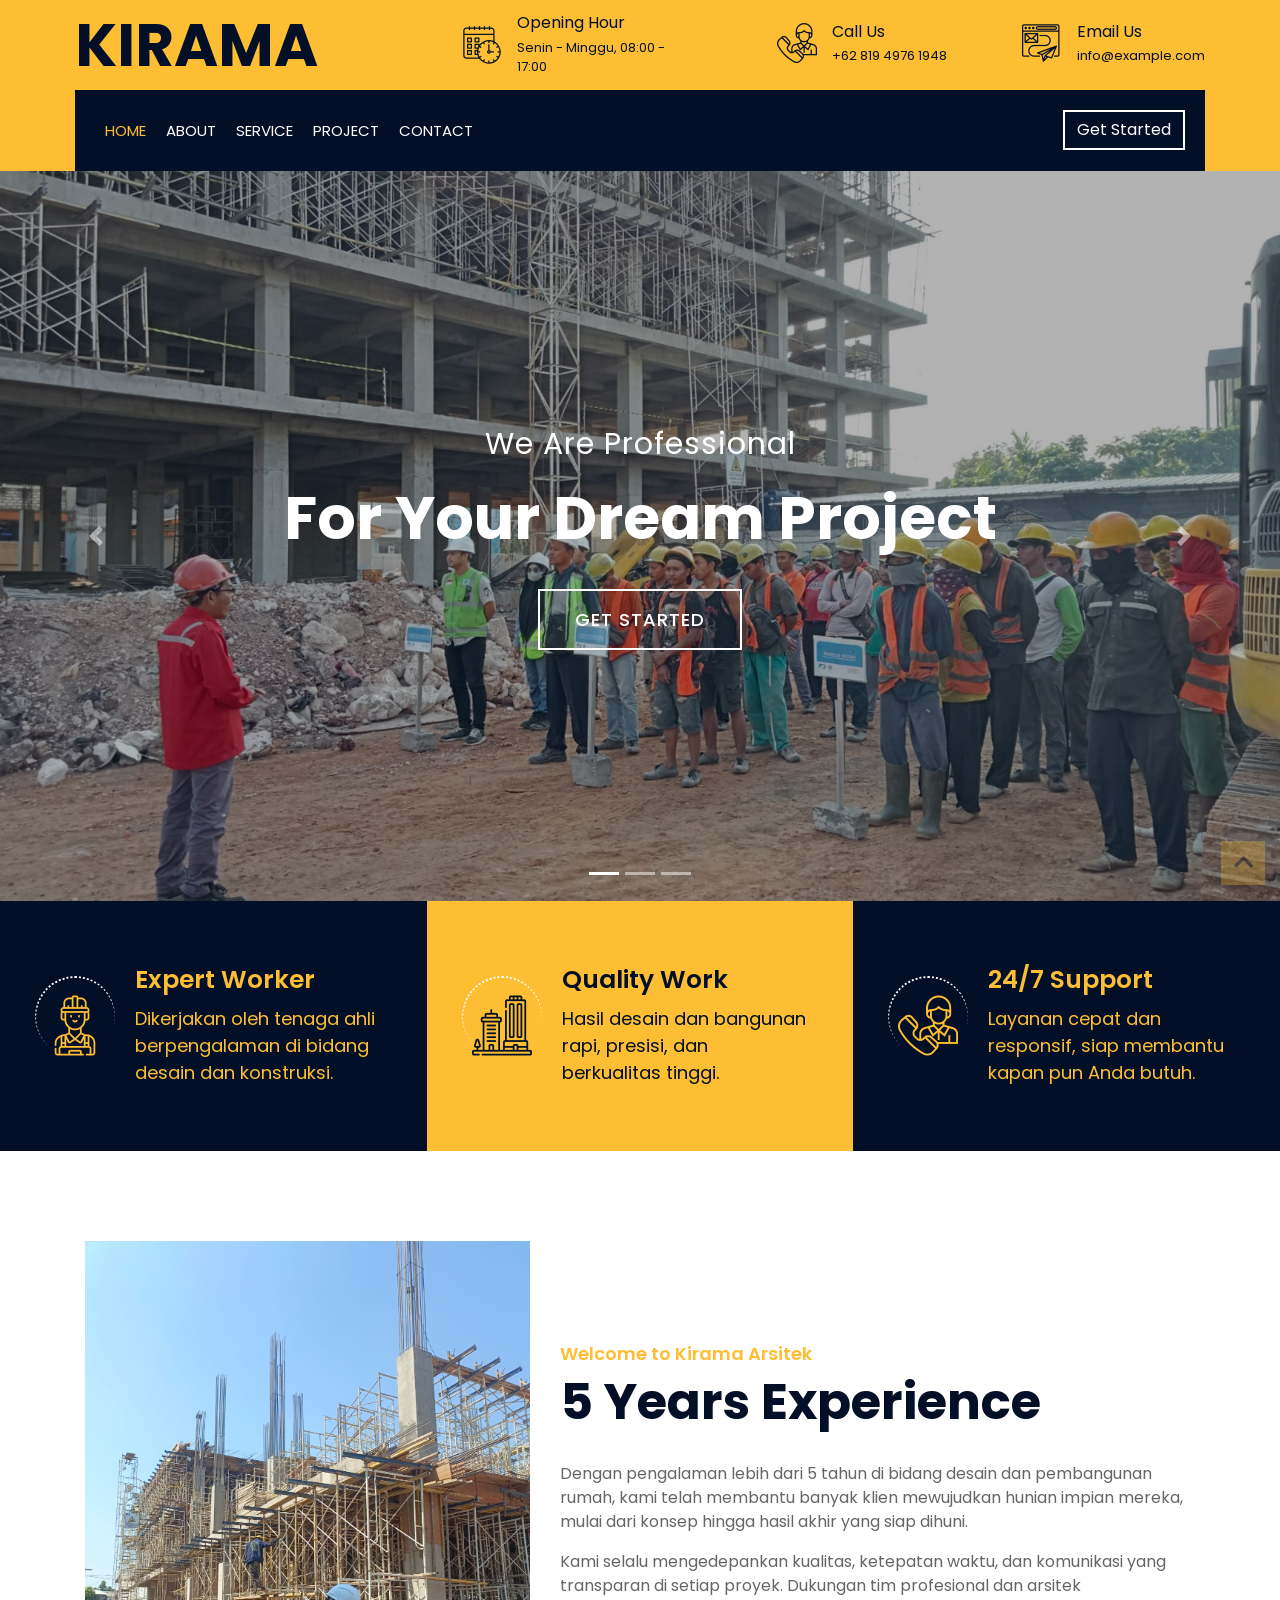
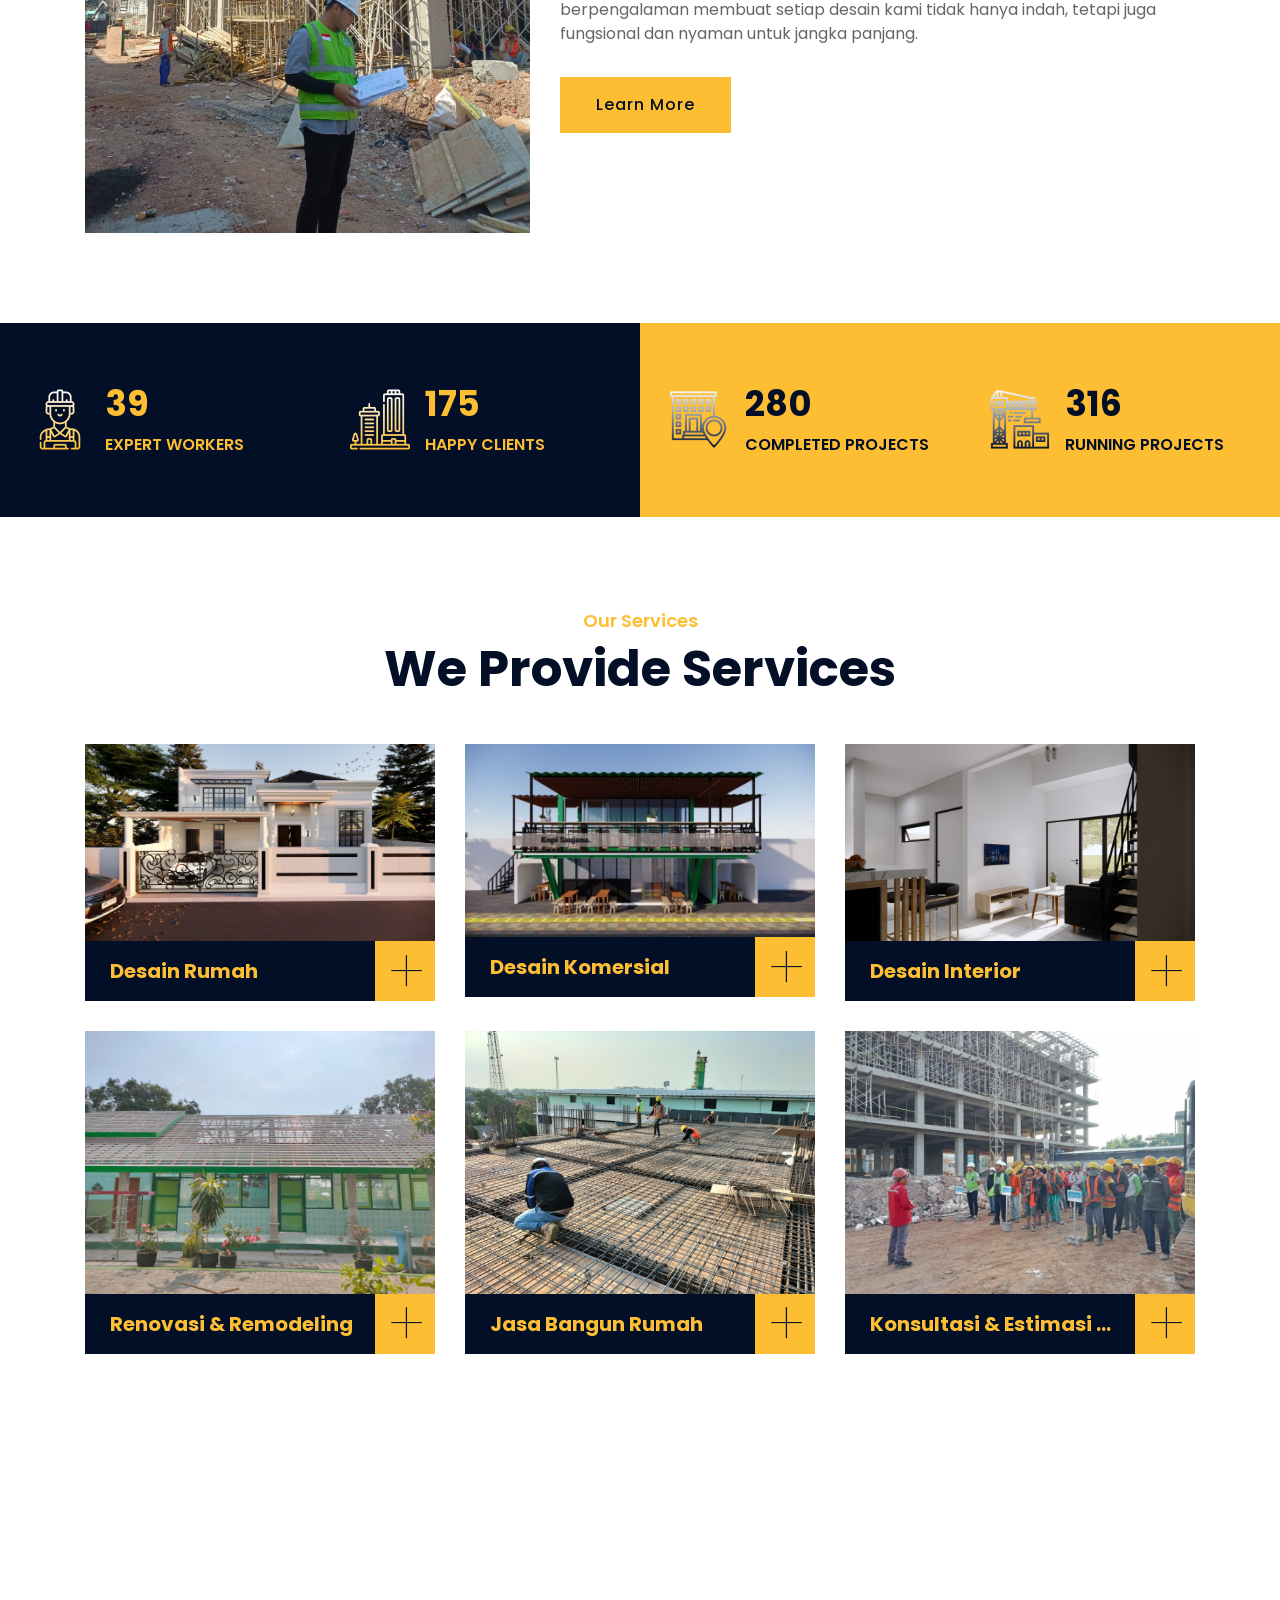
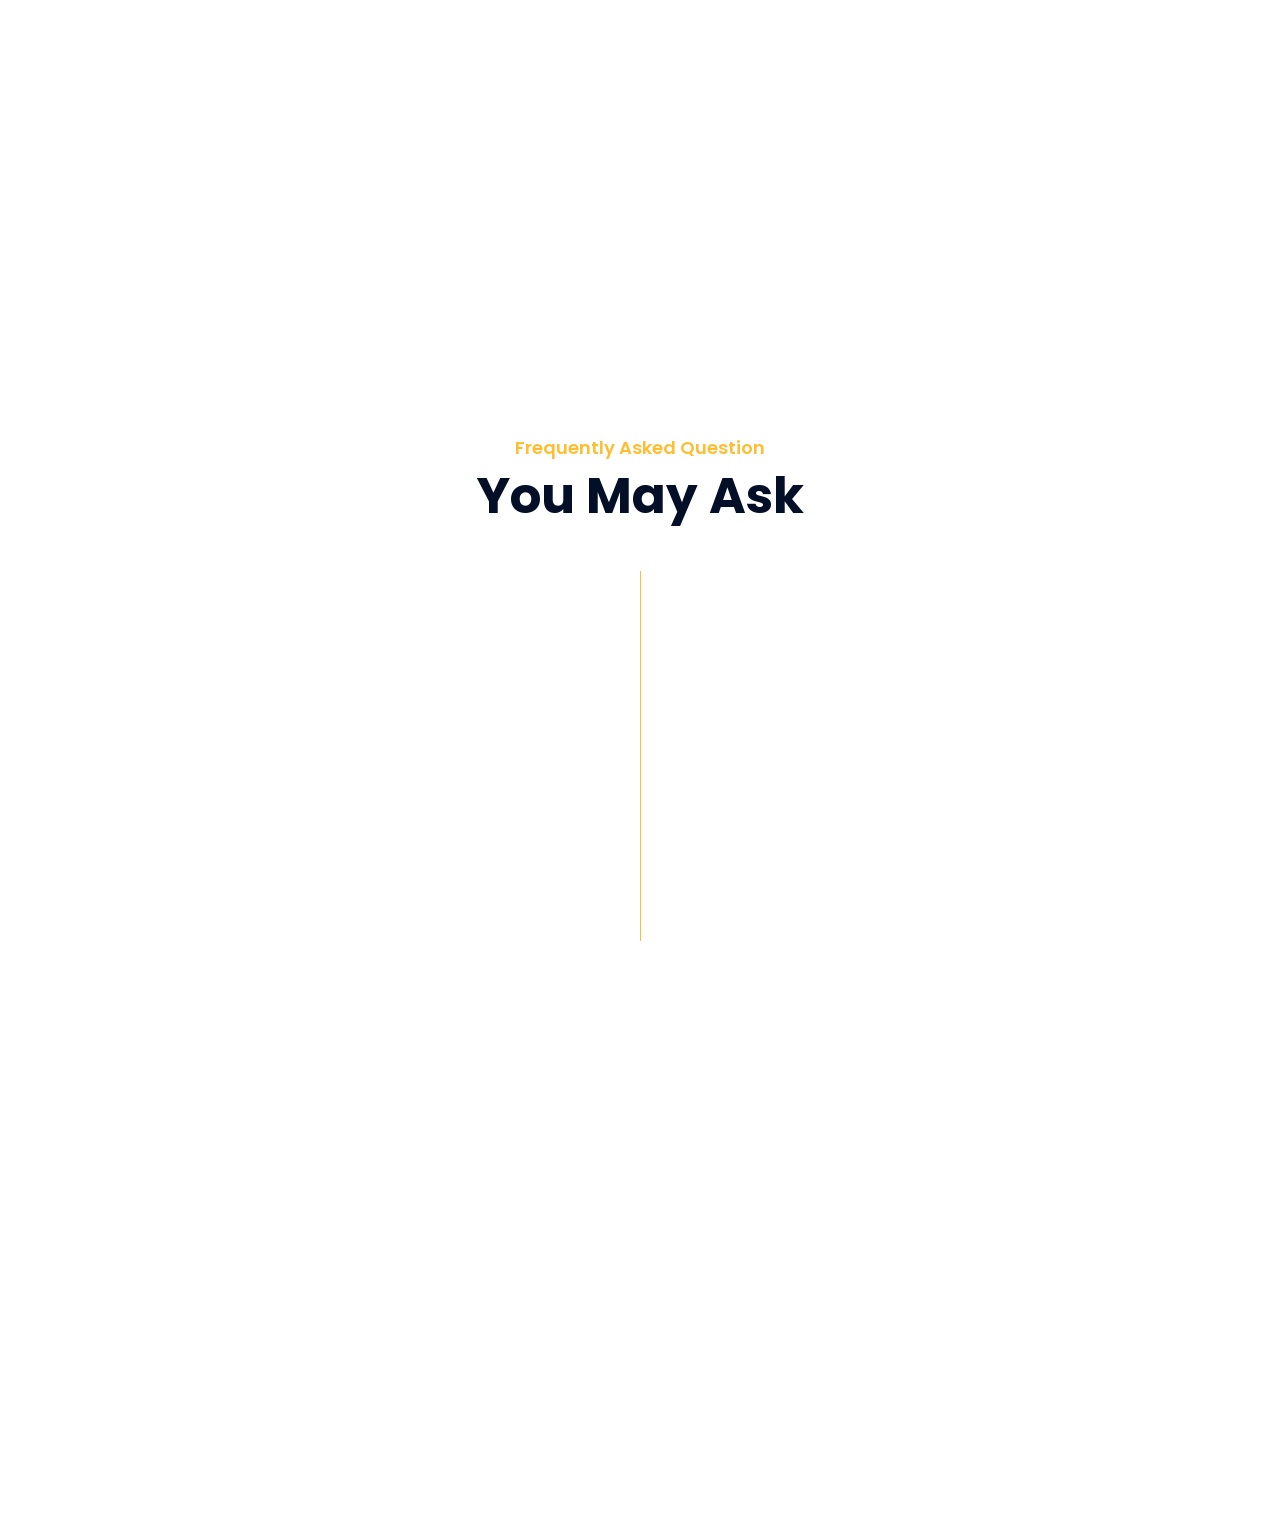
<file: index.html>
<!DOCTYPE html>
<html lang="en">
    <head>
        <meta charset="utf-8">
        <title>Kirama Arsitek Company Profil</title>
        <meta content="width=device-width, initial-scale=1.0" name="viewport">
        <meta content="Kirama Arsitek" name="keywords">
        <meta content="Kirama Arsitek" name="description">

        <!-- Favicon -->
        <link href="img/kirama.jpg" rel="icon">

        <!-- Google Font -->
        <link href="https://fonts.googleapis.com/css2?family=Poppins:wght@100;200;300;400;500;600;700;800;900&display=swap" rel="stylesheet">

        <!-- CSS Libraries -->
        <link href="https://stackpath.bootstrapcdn.com/bootstrap/4.4.1/css/bootstrap.min.css" rel="stylesheet">
        <link href="https://cdnjs.cloudflare.com/ajax/libs/font-awesome/5.10.0/css/all.min.css" rel="stylesheet">
        <link href="lib/flaticon/font/flaticon.css" rel="stylesheet"> 
        <link href="lib/animate/animate.min.css" rel="stylesheet">
        <link href="lib/owlcarousel/assets/owl.carousel.min.css" rel="stylesheet">
        <link href="lib/lightbox/css/lightbox.min.css" rel="stylesheet">
        <link href="lib/slick/slick.css" rel="stylesheet">
        <link href="lib/slick/slick-theme.css" rel="stylesheet">

        <!-- Template Stylesheet -->
        <link href="css/style.css" rel="stylesheet">
    </head>

    <body>
        <div class="wrapper">
            <!-- Top Bar Start -->
            <div class="top-bar">
                <div class="container-fluid">
                    <div class="row align-items-center">
                        <div class="col-lg-4 col-md-12">
                            <div class="logo">
                                <a href="index.html">
                                    <h1>KIRAMA </h1>
                                    <!-- <img src="img/logo.jpg" alt="Logo"> -->
                                </a>
                            </div>
                        </div>
                        <div class="col-lg-8 col-md-7 d-none d-lg-block">
                            <div class="row">
                                <div class="col-4">
                                    <div class="top-bar-item">
                                        <div class="top-bar-icon">
                                            <i class="flaticon-calendar"></i>
                                        </div>
                                        <div class="top-bar-text">
                                            <h3>Opening Hour</h3>
                                            <p>Senin - Minggu, 08:00 - 17:00</p>
                                        </div>
                                    </div>
                                </div>
                                <div class="col-4">
                                    <div class="top-bar-item">
                                        <div class="top-bar-icon">
                                            <i class="flaticon-call"></i>
                                        </div>
                                        <div class="top-bar-text">
                                            <h3>Call Us</h3>
                                            <p>+62 819 4976 1948</p>
                                        </div>
                                    </div>
                                </div>
                                <div class="col-4">
                                    <div class="top-bar-item">
                                        <div class="top-bar-icon">
                                            <i class="flaticon-send-mail"></i>
                                        </div>
                                        <div class="top-bar-text">
                                            <h3>Email Us</h3>
                                            <p>info@example.com</p>
                                        </div>
                                    </div>
                                </div>
                            </div>
                        </div>
                    </div>
                </div>
            </div>
            <!-- Top Bar End -->

            <!-- Nav Bar Start -->
            <div class="nav-bar">
                <div class="container-fluid">
                    <nav class="navbar navbar-expand-lg bg-dark navbar-dark">
                        <a href="#" class="navbar-brand">MENU</a>
                        <button type="button" class="navbar-toggler" data-toggle="collapse" data-target="#navbarCollapse">
                            <span class="navbar-toggler-icon"></span>
                        </button>

                        <div class="collapse navbar-collapse justify-content-between" id="navbarCollapse">
                            <div class="navbar-nav mr-auto">
                                <a href="index.html" class="nav-item nav-link active">Home</a>
                                <a href="about.html" class="nav-item nav-link">About</a>
                                <a href="service.html" class="nav-item nav-link">Service</a>
                                <!-- <a href="team.html" class="nav-item nav-link">Team</a> -->
                                <a href="portfolio.html" class="nav-item nav-link">Project</a>
                                <!-- <div class="nav-item dropdown">
                                    <a href="#" class="nav-link dropdown-toggle" data-toggle="dropdown">Pages</a>
                                    <div class="dropdown-menu">
                                        <a href="blog.html" class="dropdown-item">Blog Page</a>
                                        <a href="single.html" class="dropdown-item">Single Page</a>
                                    </div>
                                </div> -->
                                <a href="contact.html" class="nav-item nav-link">Contact</a>
                            </div>
                            <div class="ml-auto">
                                <a class="btn" href="#">Get Started</a>
                            </div>
                        </div>
                    </nav>
                </div>
            </div>
            <!-- Nav Bar End -->


            <!-- Carousel Start -->
            <div id="carousel" class="carousel slide" data-ride="carousel">
                <ol class="carousel-indicators">
                    <li data-target="#carousel" data-slide-to="0" class="active"></li>
                    <li data-target="#carousel" data-slide-to="1"></li>
                    <li data-target="#carousel" data-slide-to="2"></li>
                </ol>
                <div class="carousel-inner">
                    <div class="carousel-item active">
                        <img src="img/2.jpg" alt="Carousel Image">
                        <div class="carousel-caption">
                            <p class="animated fadeInRight">We Are Professional</p>
                            <h1 class="animated fadeInLeft">For Your Dream Project</h1>
                            <a class="btn animated fadeInUp" href="https://wa.me/6281949761948">Get Started</a>
                        </div>
                    </div>

                    <div class="carousel-item">
                        <img src="img/tukang.jpg" alt="Carousel Image">
                        <div class="carousel-caption">
                            <p class="animated fadeInRight">Professional Builder</p>
                            <h1 class="animated fadeInLeft">We Build Your Home</h1>
                            <a class="btn animated fadeInUp" href="https://wa.me/6281949761948">Get Started</a>
                        </div>
                    </div>

                    <div class="carousel-item">
                        <img src="img/apel.jpg" alt="Carousel Image">
                        <div class="carousel-caption">
                            <p class="animated fadeInRight">We Are Trusted</p>
                            <h1 class="animated fadeInLeft">For Your Dream Home</h1>
                            <a class="btn animated fadeInUp" href="https://wa.me/6281949761948">Get Started</a>
                        </div>
                    </div>
                </div>

                <a class="carousel-control-prev" href="#carousel" role="button" data-slide="prev">
                    <span class="carousel-control-prev-icon" aria-hidden="true"></span>
                    <span class="sr-only">Previous</span>
                </a>
                <a class="carousel-control-next" href="#carousel" role="button" data-slide="next">
                    <span class="carousel-control-next-icon" aria-hidden="true"></span>
                    <span class="sr-only">Next</span>
                </a>
            </div>
            <!-- Carousel End -->


            <!-- Feature Start-->
            <div class="feature wow fadeInUp" data-wow-delay="0.1s">
                <div class="container-fluid">
                    <div class="row align-items-center">
                        <div class="col-lg-4 col-md-12">
                            <div class="feature-item">
                                <div class="feature-icon">
                                    <i class="flaticon-worker"></i>
                                </div>
                                <div class="feature-text">
                                    <h3>Expert Worker</h3>
                                    <p>Dikerjakan oleh tenaga ahli berpengalaman di bidang desain dan konstruksi.</p>
                                </div>
                            </div>
                        </div>
                        <div class="col-lg-4 col-md-12">
                            <div class="feature-item">
                                <div class="feature-icon">
                                    <i class="flaticon-building"></i>
                                </div>
                                <div class="feature-text">
                                    <h3>Quality Work</h3>
                                    <p>Hasil desain dan bangunan rapi, presisi, dan berkualitas tinggi.</p>
                                </div>
                            </div>
                        </div>
                        <div class="col-lg-4 col-md-12">
                            <div class="feature-item">
                                <div class="feature-icon">
                                    <i class="flaticon-call"></i>
                                </div>
                                <div class="feature-text">
                                    <h3>24/7 Support</h3>
                                    <p>Layanan cepat dan responsif, siap membantu kapan pun Anda butuh.</p>
                                </div>
                            </div>
                        </div>
                    </div>
                </div>
            </div>
            <!-- Feature End-->


            <!-- About Start -->
            <div class="about wow fadeInUp" data-wow-delay="0.1s">
                <div class="container">
                    <div class="row align-items-center">
                        <div class="col-lg-5 col-md-6">
                            <div class="about-img">
                                <img src="img/1.jpg" alt="Image">
                            </div>
                        </div>
                        <div class="col-lg-7 col-md-6">
                            <div class="section-header text-left">
                                <p>Welcome to Kirama Arsitek</p>
                                <h2>5 Years Experience</h2>
                            </div>
                            <div class="about-text">
                                <p>
                                    Dengan pengalaman lebih dari 5 tahun di bidang desain dan pembangunan rumah, kami telah membantu banyak klien mewujudkan hunian impian mereka, mulai dari konsep hingga hasil akhir yang siap dihuni.
                                <p>
                                    Kami selalu mengedepankan kualitas, ketepatan waktu, dan komunikasi yang transparan di setiap proyek.
                                    Dukungan tim profesional dan arsitek berpengalaman membuat setiap desain kami tidak hanya indah, tetapi juga fungsional dan nyaman untuk jangka panjang.
                                </p>
                                <a class="btn" href="">Learn More</a>
                            </div>
                        </div>
                    </div>
                </div>
            </div>
            <!-- About End -->


            <!-- Fact Start -->
            <div class="fact">
                <div class="container-fluid">
                    <div class="row counters">
                        <div class="col-md-6 fact-left wow slideInLeft">
                            <div class="row">
                                <div class="col-6">
                                    <div class="fact-icon">
                                        <i class="flaticon-worker"></i>
                                    </div>
                                    <div class="fact-text">
                                        <h2 data-toggle="counter-up">109</h2>
                                        <p>Expert Workers</p>
                                    </div>
                                </div>
                                <div class="col-6">
                                    <div class="fact-icon">
                                        <i class="flaticon-building"></i>
                                    </div>
                                    <div class="fact-text">
                                        <h2 data-toggle="counter-up">485</h2>
                                        <p>Happy Clients</p>
                                    </div>
                                </div>
                            </div>
                        </div>
                        <div class="col-md-6 fact-right wow slideInRight">
                            <div class="row">
                                <div class="col-6">
                                    <div class="fact-icon">
                                        <i class="flaticon-address"></i>
                                    </div>
                                    <div class="fact-text">
                                        <h2 data-toggle="counter-up">789</h2>
                                        <p>Completed Projects</p>
                                    </div>
                                </div>
                                <div class="col-6">
                                    <div class="fact-icon">
                                        <i class="flaticon-crane"></i>
                                    </div>
                                    <div class="fact-text">
                                        <h2 data-toggle="counter-up">890</h2>
                                        <p>Running Projects</p>
                                    </div>
                                </div>
                            </div>
                        </div>
                    </div>
                </div>
            </div>
            <!-- Fact End -->


            <!-- Service Start -->
            <div class="service">
                <div class="container">
                    <div class="section-header text-center">
                        <p>Our Services</p>
                        <h2>We Provide Services</h2>
                    </div>
                    <div class="row">
                        <div class="col-lg-4 col-md-6 wow fadeInUp" data-wow-delay="0.1s">
                            <div class="service-item">
                                <div class="service-img">
                                    <img src="img/desainrumah.jpg" alt="Image">
                                    <div class="service-overlay">
                                        <p>
                                            Kami merancang rumah sesuai kebutuhan dan gaya hidup Anda dari yang modern, minimalis, klasik, atau kontemporer.
                                        </p>
                                    </div>
                                </div>
                                <div class="service-text">
                                    <h3>Desain Rumah</h3>
                                    <a class="btn" href="img/desainrumah.jpg" data-lightbox="service">+</a>
                                </div>
                            </div>
                        </div>
                        
                        <div class="col-lg-4 col-md-6 wow fadeInUp" data-wow-delay="0.5s">
                            <div class="service-item">
                                <div class="service-img">
                                    <img src="img/desain_komersial.jpg" alt="Image">
                                    <div class="service-overlay">
                                        <p>
                                            Layanan untuk kantor, ruko, kafe, dan bangunan bisnis dengan konsep profesional dan efisien.
                                        </p>
                                    </div>
                                </div>
                                <div class="service-text">
                                    <h3>Desain Komersial</h3>
                                    <a class="btn" href="img/desain_komersial.jpg" data-lightbox="service">+</a>
                                </div>
                            </div>
                        </div>
                        <div class="col-lg-4 col-md-6 wow fadeInUp" data-wow-delay="0.3s">
                            <div class="service-item">
                                <div class="service-img">
                                    <img src="img/5.png" alt="Image">
                                    <div class="service-overlay">
                                        <p>
                                            Tata ruang yang estetis dan fungsional agar hunian terasa lebih nyaman dan berkarakter.
                                        </p>
                                    </div>
                                </div>
                                <div class="service-text">
                                    <h3>Desain Interior</h3>
                                    <a class="btn" href="img/5.png" data-lightbox="service">+</a>
                                </div>
                            </div>
                        </div>
                        <div class="col-lg-4 col-md-6 wow fadeInUp" data-wow-delay="0.4s">
                            <div class="service-item">
                                <div class="service-img">
                                    <img src="img/renovasi.jpg" alt="Image">
                                    <div class="service-overlay">
                                        <p>
                                            Ubah tampilan rumah lama menjadi lebih modern tanpa mengubah struktur utama secara besar-besaran.
                                        </p>
                                    </div>
                                </div>
                                <div class="service-text">
                                    <h3>Renovasi & Remodeling</h3>
                                    <a class="btn" href="img/renovasi.jpg" data-lightbox="service">+</a>
                                </div>
                            </div>
                        </div>
                        <div class="col-lg-4 col-md-6 wow fadeInUp" data-wow-delay="0.2s">
                            <div class="service-item">
                                <div class="service-img">
                                    <img src="img/tukang2.jpg" alt="Image">
                                    <div class="service-overlay">
                                        <p>
                                            Layanan konstruksi lengkap dari pondasi hingga finishing, dengan hasil kuat, rapi, dan sesuai desain.
                                        </p>
                                    </div>
                                </div>
                                <div class="service-text">
                                    <h3>Jasa Bangun Rumah</h3>
                                    <a class="btn" href="img/tukang2.jpg" data-lightbox="service">+</a>
                                </div>
                            </div>
                        </div>
                        <div class="col-lg-4 col-md-6 wow fadeInUp" data-wow-delay="0.6s">
                            <div class="service-item">
                                <div class="service-img">
                                    <img src="img/2.jpg" alt="Image">
                                    <div class="service-overlay">
                                        <p>
                                            Dapatkan saran desain serta perhitungan biaya proyek secara transparan dan akurat sebelum pembangunan dimulai.
                                        </p>
                                    </div>
                                </div>
                                <div class="service-text">
                                    <h3>Konsultasi & Estimasi Biaya</h3>
                                    <a class="btn" href="img/2.jpg" data-lightbox="service">+</a>
                                </div>
                            </div>
                        </div>
                    </div>
                </div>
            </div>
            <!-- Service End -->


            <!-- Video Start -->
            <div class="video wow fadeIn" data-wow-delay="0.1s">
                <div class="container">
                    <button type="button" class="btn-play" data-toggle="modal" data-src="https://www.youtube.com/embed/DWRcNpR6Kdc" data-target="#videoModal">
                        <span></span>
                    </button>
                </div>
            </div>
            
            <div class="modal fade" id="videoModal" tabindex="-1" role="dialog" aria-labelledby="exampleModalLabel" aria-hidden="true">
                <div class="modal-dialog" role="document">
                    <div class="modal-content">
                        <div class="modal-body">
                            <button type="button" class="close" data-dismiss="modal" aria-label="Close">
                                <span aria-hidden="true">&times;</span>
                            </button>        
                            <!-- 16:9 aspect ratio -->
                            <div class="embed-responsive embed-responsive-16by9">
                                <iframe class="embed-responsive-item" src="" id="video"  allowscriptaccess="always" allow="autoplay"></iframe>
                            </div>
                        </div>
                    </div>
                </div>
            </div>
            <!-- Video End -->


            <!-- Team Start -->
            <!-- <div class="team">
                <div class="container">
                    <div class="section-header text-center">
                        <p>Our Team</p>
                        <h2>Meet Our Engineer</h2>
                    </div>
                    <div class="row">
                        <div class="col-lg-3 col-md-6 wow fadeInUp" data-wow-delay="0.1s">
                            <div class="team-item">
                                <div class="team-img">
                                    <img src="img/team-1.jpg" alt="Team Image">
                                </div>
                                <div class="team-text">
                                    <h2>Adam Phillips</h2>
                                    <p>CEO & Founder</p>
                                </div>
                                <div class="team-social">
                                    <a class="social-tw" href=""><i class="fab fa-twitter"></i></a>
                                    <a class="social-fb" href=""><i class="fab fa-facebook-f"></i></a>
                                    <a class="social-li" href=""><i class="fab fa-linkedin-in"></i></a>
                                    <a class="social-in" href=""><i class="fab fa-instagram"></i></a>
                                </div>
                            </div>
                        </div>
                        <div class="col-lg-3 col-md-6 wow fadeInUp" data-wow-delay="0.2s">
                            <div class="team-item">
                                <div class="team-img">
                                    <img src="img/team-2.jpg" alt="Team Image">
                                </div>
                                <div class="team-text">
                                    <h2>Dylan Adams</h2>
                                    <p>Civil Engineer</p>
                                </div>
                                <div class="team-social">
                                    <a class="social-tw" href=""><i class="fab fa-twitter"></i></a>
                                    <a class="social-fb" href=""><i class="fab fa-facebook-f"></i></a>
                                    <a class="social-li" href=""><i class="fab fa-linkedin-in"></i></a>
                                    <a class="social-in" href=""><i class="fab fa-instagram"></i></a>
                                </div>
                            </div>
                        </div>
                        <div class="col-lg-3 col-md-6 wow fadeInUp" data-wow-delay="0.3s">
                            <div class="team-item">
                                <div class="team-img">
                                    <img src="img/team-3.jpg" alt="Team Image">
                                </div>
                                <div class="team-text">
                                    <h2>Jhon Doe</h2>
                                    <p>Interior Designer</p>
                                </div>
                                <div class="team-social">
                                    <a class="social-tw" href=""><i class="fab fa-twitter"></i></a>
                                    <a class="social-fb" href=""><i class="fab fa-facebook-f"></i></a>
                                    <a class="social-li" href=""><i class="fab fa-linkedin-in"></i></a>
                                    <a class="social-in" href=""><i class="fab fa-instagram"></i></a>
                                </div>
                            </div>
                        </div>
                        <div class="col-lg-3 col-md-6 wow fadeInUp" data-wow-delay="0.4s">
                            <div class="team-item">
                                <div class="team-img">
                                    <img src="img/team-4.jpg" alt="Team Image">
                                </div>
                                <div class="team-text">
                                    <h2>Josh Dunn</h2>
                                    <p>Painter</p>
                                </div>
                                <div class="team-social">
                                    <a class="social-tw" href=""><i class="fab fa-twitter"></i></a>
                                    <a class="social-fb" href=""><i class="fab fa-facebook-f"></i></a>
                                    <a class="social-li" href=""><i class="fab fa-linkedin-in"></i></a>
                                    <a class="social-in" href=""><i class="fab fa-instagram"></i></a>
                                </div>
                            </div>
                        </div>
                    </div>
                </div>
            </div> -->
            <!-- Team End -->
            

            <!-- FAQs Start -->
            <div class="faqs">
                <div class="container">
                    <div class="section-header text-center">
                        <p>Frequently Asked Question</p>
                        <h2>You May Ask</h2>
                    </div>
                    <div class="row">
                        <div class="col-md-6">
                            <div id="accordion-1">
                                <div class="card wow fadeInLeft" data-wow-delay="0.1s">
                                    <div class="card-header">
                                        <a class="card-link collapsed" data-toggle="collapse" href="#collapseOne">
                                            Biaya Desain Rumah
                                        </a>
                                    </div>
                                    <div id="collapseOne" class="collapse" data-parent="#accordion-1">
                                        <div class="card-body">
                                            Tergantung luas dan tingkat kesulitan proyek. Kami sediakan paket harga fleksibel sesuai kebutuhan Anda.
                                        </div>
                                    </div>
                                </div>
                                <div class="card wow fadeInLeft" data-wow-delay="0.2s">
                                    <div class="card-header">
                                        <a class="card-link collapsed" data-toggle="collapse" href="#collapseTwo">
                                            Konsultasi Gratis
                                        </a>
                                    </div>
                                    <div id="collapseTwo" class="collapse" data-parent="#accordion-1">
                                        <div class="card-body">
                                            Konsultasi awal 100% gratis untuk membantu menentukan konsep dan gaya rumah impian Anda.
                                        </div>
                                    </div>
                                </div>
                                <div class="card wow fadeInLeft" data-wow-delay="0.3s">
                                    <div class="card-header">
                                        <a class="card-link collapsed" data-toggle="collapse" href="#collapseThree">
                                            Desain Saja Tanpa Bangun
                                        </a>
                                    </div>
                                    <div id="collapseThree" class="collapse" data-parent="#accordion-1">
                                        <div class="card-body">
                                            Bisa. Kami melayani jasa desain arsitektur saja atau paket lengkap design & build.
                                        </div>
                                    </div>
                                </div>
                                <div class="card wow fadeInLeft" data-wow-delay="0.4s">
                                    <div class="card-header">
                                        <a class="card-link collapsed" data-toggle="collapse" href="#collapseFour">
                                            Waktu Pengerjaan
                                        </a>
                                    </div>
                                    <div id="collapseFour" class="collapse" data-parent="#accordion-1">
                                        <div class="card-body">
                                            Biasanya 1–3 minggu, tergantung ukuran dan kompleksitas desain.
                                        </div>
                                    </div>
                                </div>
                                <div class="card wow fadeInLeft" data-wow-delay="0.5s">
                                    <div class="card-header">
                                        <a class="card-link collapsed" data-toggle="collapse" href="#collapseFive">
                                            Revisi Desain
                                        </a>
                                    </div>
                                    <div id="collapseFive" class="collapse" data-parent="#accordion-1">
                                        <div class="card-body">
                                            Kami menyediakan revisi sesuai kesepakatan agar hasil akhir sesuai keinginan Anda.
                                        </div>
                                    </div>
                                </div>
                            </div>
                        </div>
                        <div class="col-md-6">
                            <div id="accordion-2">
                                <div class="card wow fadeInRight" data-wow-delay="0.1s">
                                    <div class="card-header">
                                        <a class="card-link collapsed" data-toggle="collapse" href="#collapseSix">
                                            Proyek Luar Kota
                                        </a>
                                    </div>
                                    <div id="collapseSix" class="collapse" data-parent="#accordion-2">
                                        <div class="card-body">
                                            Kami melayani proyek di seluruh Indonesia dengan komunikasi online dan kunjungan lapangan.
                                        </div>
                                    </div>
                                </div>
                                <div class="card wow fadeInRight" data-wow-delay="0.2s">
                                    <div class="card-header">
                                        <a class="card-link collapsed" data-toggle="collapse" href="#collapseSeven">
                                            Desain Interior
                                        </a>
                                    </div>
                                    <div id="collapseSeven" class="collapse" data-parent="#accordion-2">
                                        <div class="card-body">
                                            Selain desain rumah, kami juga menawarkan jasa desain interior profesional.
                                        </div>
                                    </div>
                                </div>
                                <div class="card wow fadeInRight" data-wow-delay="0.3s">
                                    <div class="card-header">
                                        <a class="card-link collapsed" data-toggle="collapse" href="#collapseEight">
                                            Garansi Pekerjaan
                                        </a>
                                    </div>
                                    <div id="collapseEight" class="collapse" data-parent="#accordion-2">
                                        <div class="card-body">
                                            Kami memberikan garansi hasil kerja sesuai perjanjian, termasuk kualitas material.
                                        </div>
                                    </div>
                                </div>
                                <div class="card wow fadeInRight" data-wow-delay="0.4s">
                                    <div class="card-header">
                                        <a class="card-link collapsed" data-toggle="collapse" href="#collapseNine">
                                            Estimasi Biaya
                                        </a>
                                    </div>
                                    <div id="collapseNine" class="collapse" data-parent="#accordion-2">
                                        <div class="card-body">
                                            Kami bantu menghitung estimasi biaya agar sesuai dengan anggaran Anda.
                                        </div>
                                    </div>
                                </div>
                                <div class="card wow fadeInRight" data-wow-delay="0.5s">
                                    <div class="card-header">
                                        <a class="card-link collapsed" data-toggle="collapse" href="#collapseTen">
                                            Desain Lahan Terbatas
                                        </a>
                                    </div>
                                    <div id="collapseTen" class="collapse" data-parent="#accordion-2">
                                        <div class="card-body">
                                            Tim kami berpengalaman menyesuaikan desain untuk lahan kecil atau tidak rata.
                                        </div>
                                    </div>
                                </div>
                            </div>
                        </div>
                    </div>
                </div>
            </div>
            <!-- FAQs End -->


            <!-- Testimonial Start -->
            <!-- <div class="testimonial wow fadeIn" data-wow-delay="0.1s">
                <div class="container">
                    <div class="row">
                        <div class="col-12">
                            <div class="testimonial-slider-nav">
                                <div class="slider-nav"><img src="img/testimonial-1.jpg" alt="Testimonial"></div>
                                <div class="slider-nav"><img src="img/testimonial-2.jpg" alt="Testimonial"></div>
                                <div class="slider-nav"><img src="img/testimonial-3.jpg" alt="Testimonial"></div>
                                <div class="slider-nav"><img src="img/testimonial-4.jpg" alt="Testimonial"></div>
                                <div class="slider-nav"><img src="img/testimonial-1.jpg" alt="Testimonial"></div>
                                <div class="slider-nav"><img src="img/testimonial-2.jpg" alt="Testimonial"></div>
                                <div class="slider-nav"><img src="img/testimonial-3.jpg" alt="Testimonial"></div>
                                <div class="slider-nav"><img src="img/testimonial-4.jpg" alt="Testimonial"></div>
                            </div>
                        </div>
                    </div>
                    <div class="row">
                        <div class="col-12">
                            <div class="testimonial-slider">
                                <div class="slider-item">
                                    <h3>Customer Name</h3>
                                    <h4>profession</h4>
                                    <p>Lorem ipsum dolor sit amet, consectetur adipiscing elit. Phasellus nec pretium mi. Curabitur facilisis ornare velit non vulputate. Aliquam metus tortor, auctor id gravida condimentum, viverra quis sem. Curabitur non nisl nec nisi scelerisque maximus.</p>
                                </div>
                                <div class="slider-item">
                                    <h3>Customer Name</h3>
                                    <h4>profession</h4>
                                    <p>Lorem ipsum dolor sit amet, consectetur adipiscing elit. Phasellus nec pretium mi. Curabitur facilisis ornare velit non vulputate. Aliquam metus tortor, auctor id gravida condimentum, viverra quis sem. Curabitur non nisl nec nisi scelerisque maximus.</p>
                                </div>
                                <div class="slider-item">
                                    <h3>Customer Name</h3>
                                    <h4>profession</h4>
                                    <p>Lorem ipsum dolor sit amet, consectetur adipiscing elit. Phasellus nec pretium mi. Curabitur facilisis ornare velit non vulputate. Aliquam metus tortor, auctor id gravida condimentum, viverra quis sem. Curabitur non nisl nec nisi scelerisque maximus.</p>
                                </div>
                                <div class="slider-item">
                                    <h3>Customer Name</h3>
                                    <h4>profession</h4>
                                    <p>Lorem ipsum dolor sit amet, consectetur adipiscing elit. Phasellus nec pretium mi. Curabitur facilisis ornare velit non vulputate. Aliquam metus tortor, auctor id gravida condimentum, viverra quis sem. Curabitur non nisl nec nisi scelerisque maximus.</p>
                                </div>
                                <div class="slider-item">
                                    <h3>Customer Name</h3>
                                    <h4>profession</h4>
                                    <p>Lorem ipsum dolor sit amet, consectetur adipiscing elit. Phasellus nec pretium mi. Curabitur facilisis ornare velit non vulputate. Aliquam metus tortor, auctor id gravida condimentum, viverra quis sem. Curabitur non nisl nec nisi scelerisque maximus.</p>
                                </div>
                                <div class="slider-item">
                                    <h3>Customer Name</h3>
                                    <h4>profession</h4>
                                    <p>Lorem ipsum dolor sit amet, consectetur adipiscing elit. Phasellus nec pretium mi. Curabitur facilisis ornare velit non vulputate. Aliquam metus tortor, auctor id gravida condimentum, viverra quis sem. Curabitur non nisl nec nisi scelerisque maximus.</p>
                                </div>
                                <div class="slider-item">
                                    <h3>Customer Name</h3>
                                    <h4>profession</h4>
                                    <p>Lorem ipsum dolor sit amet, consectetur adipiscing elit. Phasellus nec pretium mi. Curabitur facilisis ornare velit non vulputate. Aliquam metus tortor, auctor id gravida condimentum, viverra quis sem. Curabitur non nisl nec nisi scelerisque maximus.</p>
                                </div>
                                <div class="slider-item">
                                    <h3>Customer Name</h3>
                                    <h4>profession</h4>
                                    <p>Lorem ipsum dolor sit amet, consectetur adipiscing elit. Phasellus nec pretium mi. Curabitur facilisis ornare velit non vulputate. Aliquam metus tortor, auctor id gravida condimentum, viverra quis sem. Curabitur non nisl nec nisi scelerisque maximus.</p>
                                </div>
                            </div>
                        </div>
                    </div>
                </div>
            </div> -->
            <!-- Testimonial End -->


            <!-- Blog Start -->
            <!-- <div class="blog">
                <div class="container">
                    <div class="section-header text-center">
                        <p>Latest Blog</p>
                        <h2>Latest From Our Blog</h2>
                    </div>
                    <div class="row">
                        <div class="col-lg-4 col-md-6 wow fadeInUp" data-wow-delay="0.2s">
                            <div class="blog-item">
                                <div class="blog-img">
                                    <img src="img/blog-1.jpg" alt="Image">
                                </div>
                                <div class="blog-title">
                                    <h3>Lorem ipsum dolor sit</h3>
                                    <a class="btn" href="">+</a>
                                </div>
                                <div class="blog-meta">
                                    <p>By<a href="">Admin</a></p>
                                    <p>In<a href="">Construction</a></p>
                                </div>
                                <div class="blog-text">
                                    <p>
                                        Lorem ipsum dolor sit amet elit. Phasellus nec pretium mi. Curabitur facilisis ornare velit non vulputate. Aliquam metus tortor
                                    </p>
                                </div>
                            </div>
                        </div>
                        <div class="col-lg-4 col-md-6 wow fadeInUp">
                            <div class="blog-item">
                                <div class="blog-img">
                                    <img src="img/blog-2.jpg" alt="Image">
                                </div>
                                <div class="blog-title">
                                    <h3>Lorem ipsum dolor sit</h3>
                                    <a class="btn" href="">+</a>
                                </div>
                                <div class="blog-meta">
                                    <p>By<a href="">Admin</a></p>
                                    <p>In<a href="">Construction</a></p>
                                </div>
                                <div class="blog-text">
                                    <p>
                                        Lorem ipsum dolor sit amet elit. Phasellus nec pretium mi. Curabitur facilisis ornare velit non vulputate. Aliquam metus tortor
                                    </p>
                                </div>
                            </div>
                        </div>
                        <div class="col-lg-4 col-md-6 wow fadeInUp" data-wow-delay="0.2s">
                            <div class="blog-item">
                                <div class="blog-img">
                                    <img src="img/blog-3.jpg" alt="Image">
                                </div>
                                <div class="blog-title">
                                    <h3>Lorem ipsum dolor sit</h3>
                                    <a class="btn" href="">+</a>
                                </div>
                                <div class="blog-meta">
                                    <p>By<a href="">Admin</a></p>
                                    <p>In<a href="">Construction</a></p>
                                </div>
                                <div class="blog-text">
                                    <p>
                                        Lorem ipsum dolor sit amet elit. Phasellus nec pretium mi. Curabitur facilisis ornare velit non vulputate. Aliquam metus tortor
                                    </p>
                                </div>
                            </div>
                        </div>
                    </div>
                </div>
            </div> -->
            <!-- Blog End -->


            <!-- Footer Start -->
            <div class="footer wow fadeIn" data-wow-delay="0.3s">
                <div class="container">
                    <div class="row">
                        <div class="col-md-6 col-lg-3">
                            <div class="footer-contact">
                                <h2>Office Contact</h2>
                                <p><i class="fa fa-map-marker-alt"></i>Madiun, Jawa Timur</p>
                                <p><i class="fa fa-phone-alt"></i>+62 819 4976 1948</p>
                                <p><i class="fa fa-envelope"></i>info@example.com</p>
                                <div class="footer-social">
                                    <a href=""><i class="fab fa-twitter"></i></a>
                                    <a href=""><i class="fab fa-facebook-f"></i></a>
                                    <a href=""><i class="fab fa-youtube"></i></a>
                                    <a href=""><i class="fab fa-instagram"></i></a>
                                    <a href=""><i class="fab fa-linkedin-in"></i></a>
                                </div>
                            </div>
                        </div>
                        <div class="col-md-6 col-lg-3">
                            <div class="footer-link">
                                <h2>Services Areas</h2>
                                <a href="">Desain Rumah</a>
                                <a href="">Jasa Bangun Rumah</a>
                                <a href="">Desain Interior</a>
                                <a href="">Renovasi & Remodeling</a>
                                <a href="">Konsultasi & Estimasi Biaya</a>
                            </div>
                        </div>
                        <div class="col-md-6 col-lg-3">
                            <div class="footer-link">
                                <h2>Useful Pages</h2>
                                <a href="">About Us</a>
                                <a href="">Contact Us</a>
                                <a href="">Our Team</a>
                                <a href="">Projects</a>
                                <a href="">Testimonial</a>
                            </div>
                        </div>
                        <div class="col-md-6 col-lg-3">
                            <div class="newsletter">
                                <h2>Inspiration</h2>
                                <p>
                                    Dapatkan ide dan inspirasi desain rumah terbaik dari tim kami.
                                </p>
                                <div class="form">
                                    <input class="form-control" placeholder="Chat WhatsApp">
                                    <button class="btn">Submit</button>
                                    <a href="https://wa.me/6281949761948" target="_blank" class="btn btn-primary">Submit</a>
                                </div>
                            </div>
                        </div>
                    </div>
                </div>
                <div class="container footer-menu">
                    <div class="f-menu">
                        <a href="">Terms of use</a>
                        <a href="">Privacy policy</a>
                        <a href="">Cookies</a>
                        <a href="">Help</a>
                        <a href="">FQAs</a>
                    </div>
                </div>
                <div class="container copyright">
                    <div class="row">
                        <div class="col-12 text-center">
                            <p>
                                &copy; <script>document.write(new Date().getFullYear())</script> 
                                <a href="#">Kirama Arsitek</a>. All Rights Reserved.
                              </p>
                              
                        </div>
                    </div>
                </div>
            </div>
            <!-- Footer End -->

            <a href="#" class="back-to-top"><i class="fa fa-chevron-up"></i></a>
        </div>

        <!-- JavaScript Libraries -->
        <script src="https://code.jquery.com/jquery-3.4.1.min.js"></script>
        <script src="https://stackpath.bootstrapcdn.com/bootstrap/4.4.1/js/bootstrap.bundle.min.js"></script>
        <script src="lib/easing/easing.min.js"></script>
        <script src="lib/wow/wow.min.js"></script>
        <script src="lib/owlcarousel/owl.carousel.min.js"></script>
        <script src="lib/isotope/isotope.pkgd.min.js"></script>
        <script src="lib/lightbox/js/lightbox.min.js"></script>
        <script src="lib/waypoints/waypoints.min.js"></script>
        <script src="lib/counterup/counterup.min.js"></script>
        <script src="lib/slick/slick.min.js"></script>

        <!-- Template Javascript -->
        <script src="js/main.js"></script>
    </body>
</html>
</file>
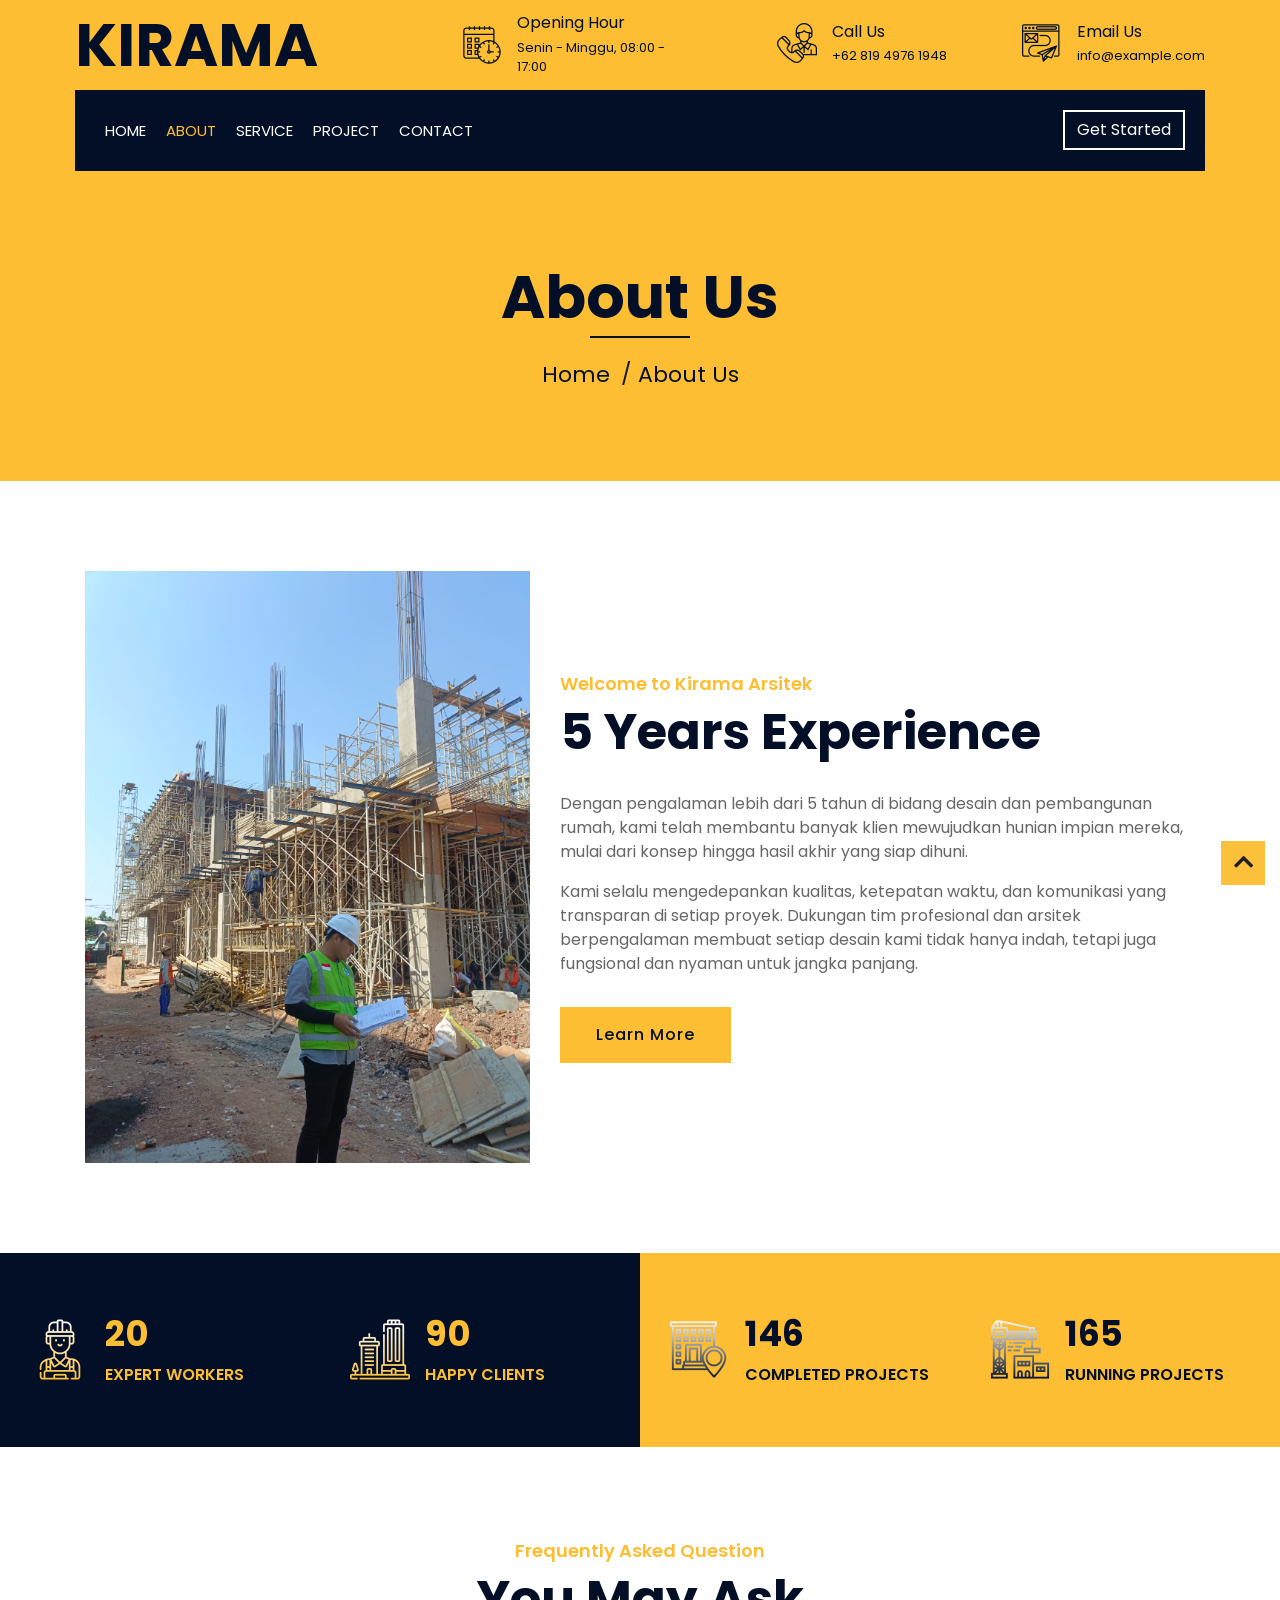
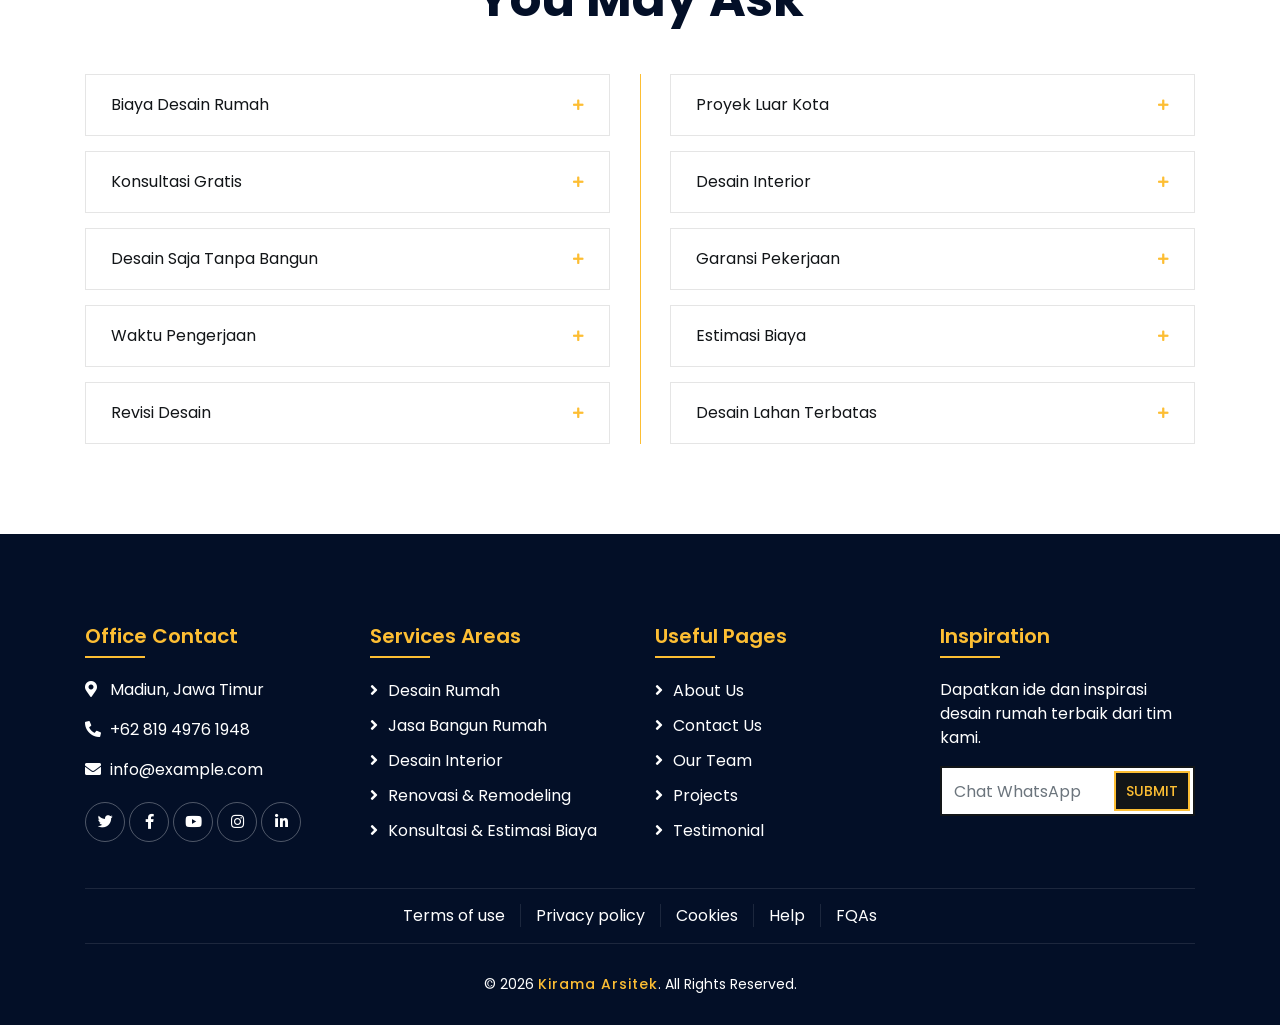
<file: about.html>
<!DOCTYPE html>
<html lang="en">
    <head>
        <meta charset="utf-8">
        <title>Kirama Arsitek Company Profil</title>
        <meta content="width=device-width, initial-scale=1.0" name="viewport">
        <meta content="Kirama Arsitek" name="keywords">
        <meta content="Kirama Arsitek" name="description">

        <!-- Favicon -->
        <link href="img/kirama.jpg" rel="icon">

        <!-- Google Font -->
        <link href="https://fonts.googleapis.com/css2?family=Poppins:wght@100;200;300;400;500;600;700;800;900&display=swap" rel="stylesheet">

        <!-- CSS Libraries -->
        <link href="https://stackpath.bootstrapcdn.com/bootstrap/4.4.1/css/bootstrap.min.css" rel="stylesheet">
        <link href="https://cdnjs.cloudflare.com/ajax/libs/font-awesome/5.10.0/css/all.min.css" rel="stylesheet">
        <link href="lib/flaticon/font/flaticon.css" rel="stylesheet"> 
        <link href="lib/animate/animate.min.css" rel="stylesheet">
        <link href="lib/owlcarousel/assets/owl.carousel.min.css" rel="stylesheet">
        <link href="lib/lightbox/css/lightbox.min.css" rel="stylesheet">
        <link href="lib/slick/slick.css" rel="stylesheet">
        <link href="lib/slick/slick-theme.css" rel="stylesheet">

        <!-- Template Stylesheet -->
        <link href="css/style.css" rel="stylesheet">
    </head>

    <body>
        <div class="wrapper">
            <!-- Top Bar Start -->
            <div class="top-bar">
                <div class="container-fluid">
                    <div class="row align-items-center">
                        <div class="col-lg-4 col-md-12">
                            <div class="logo">
                                <a href="index.html">
                                    <h1>KIRAMA</h1>
                                    <!-- <img src="img/logo.jpg" alt="Logo"> -->
                                </a>
                            </div>
                        </div>
                        <div class="col-lg-8 col-md-7 d-none d-lg-block">
                            <div class="row">
                                <div class="col-4">
                                    <div class="top-bar-item">
                                        <div class="top-bar-icon">
                                            <i class="flaticon-calendar"></i>
                                        </div>
                                        <div class="top-bar-text">
                                            <h3>Opening Hour</h3>
                                            <p>Senin - Minggu, 08:00 - 17:00</p>
                                        </div>
                                    </div>
                                </div>
                                <div class="col-4">
                                    <div class="top-bar-item">
                                        <div class="top-bar-icon">
                                            <i class="flaticon-call"></i>
                                        </div>
                                        <div class="top-bar-text">
                                            <h3>Call Us</h3>
                                            <p>+62 819 4976 1948</p>
                                        </div>
                                    </div>
                                </div>
                                <div class="col-4">
                                    <div class="top-bar-item">
                                        <div class="top-bar-icon">
                                            <i class="flaticon-send-mail"></i>
                                        </div>
                                        <div class="top-bar-text">
                                            <h3>Email Us</h3>
                                            <p>info@example.com</p>
                                        </div>
                                    </div>
                                </div>
                            </div>
                        </div>
                    </div>
                </div>
            </div>
            <!-- Top Bar End -->

            <!-- Nav Bar Start -->
            <div class="nav-bar">
                <div class="container-fluid">
                    <nav class="navbar navbar-expand-lg bg-dark navbar-dark">
                        <a href="#" class="navbar-brand">MENU</a>
                        <button type="button" class="navbar-toggler" data-toggle="collapse" data-target="#navbarCollapse">
                            <span class="navbar-toggler-icon"></span>
                        </button>

                        <div class="collapse navbar-collapse justify-content-between" id="navbarCollapse">
                            <div class="navbar-nav mr-auto">
                                <a href="index.html" class="nav-item nav-link">Home</a>
                                <a href="about.html" class="nav-item nav-link active">About</a>
                                <a href="service.html" class="nav-item nav-link">Service</a>
                                <!-- <a href="team.html" class="nav-item nav-link">Team</a> -->
                                <a href="portfolio.html" class="nav-item nav-link">Project</a>
                                <!-- <div class="nav-item dropdown">
                                    <a href="#" class="nav-link dropdown-toggle" data-toggle="dropdown">Pages</a>
                                    <div class="dropdown-menu">
                                        <a href="blog.html" class="dropdown-item">Blog Page</a>
                                        <a href="single.html" class="dropdown-item">Single Page</a>
                                    </div>
                                </div> -->
                                <a href="contact.html" class="nav-item nav-link">Contact</a>
                            </div>
                            <div class="ml-auto">
                                <a class="btn" href="#">Get Started</a>
                            </div>
                        </div>
                    </nav>
                </div>
            </div>
            <!-- Nav Bar End -->
            
            
            <!-- Page Header Start -->
            <div class="page-header">
                <div class="container">
                    <div class="row">
                        <div class="col-12">
                            <h2>About Us</h2>
                        </div>
                        <div class="col-12">
                            <a href="">Home</a>
                            <a href="">About Us</a>
                        </div>
                    </div>
                </div>
            </div>
            <!-- Page Header End -->


            <!-- About Start -->
            <div class="about wow fadeInUp" data-wow-delay="0.1s">
                <div class="container">
                    <div class="row align-items-center">
                        <div class="col-lg-5 col-md-6">
                            <div class="about-img">
                                <img src="img/1.jpg" alt="Image">
                            </div>
                        </div>
                        <div class="col-lg-7 col-md-6">
                            <div class="section-header text-left">
                                <p>Welcome to Kirama Arsitek</p>
                                <h2>5 Years Experience</h2>
                            </div>
                            <div class="about-text">
                                <p>
                                    Dengan pengalaman lebih dari 5 tahun di bidang desain dan pembangunan rumah, kami telah membantu banyak klien mewujudkan hunian impian mereka, mulai dari konsep hingga hasil akhir yang siap dihuni.
                                <p>
                                    Kami selalu mengedepankan kualitas, ketepatan waktu, dan komunikasi yang transparan di setiap proyek.
                                    Dukungan tim profesional dan arsitek berpengalaman membuat setiap desain kami tidak hanya indah, tetapi juga fungsional dan nyaman untuk jangka panjang.
                                </p>
                                <a class="btn" href="">Learn More</a>
                            </div>
                        </div>
                    </div>
                </div>
            </div>
            <!-- About End -->
            
            
            <!-- Fact Start -->
            <div class="fact">
                <div class="container-fluid">
                    <div class="row counters">
                        <div class="col-md-6 fact-left wow slideInLeft">
                            <div class="row">
                                <div class="col-6">
                                    <div class="fact-icon">
                                        <i class="flaticon-worker"></i>
                                    </div>
                                    <div class="fact-text">
                                        <h2 data-toggle="counter-up">109</h2>
                                        <p>Expert Workers</p>
                                    </div>
                                </div>
                                <div class="col-6">
                                    <div class="fact-icon">
                                        <i class="flaticon-building"></i>
                                    </div>
                                    <div class="fact-text">
                                        <h2 data-toggle="counter-up">485</h2>
                                        <p>Happy Clients</p>
                                    </div>
                                </div>
                            </div>
                        </div>
                        <div class="col-md-6 fact-right wow slideInRight">
                            <div class="row">
                                <div class="col-6">
                                    <div class="fact-icon">
                                        <i class="flaticon-address"></i>
                                    </div>
                                    <div class="fact-text">
                                        <h2 data-toggle="counter-up">789</h2>
                                        <p>Completed Projects</p>
                                    </div>
                                </div>
                                <div class="col-6">
                                    <div class="fact-icon">
                                        <i class="flaticon-crane"></i>
                                    </div>
                                    <div class="fact-text">
                                        <h2 data-toggle="counter-up">890</h2>
                                        <p>Running Projects</p>
                                    </div>
                                </div>
                            </div>
                        </div>
                    </div>
                </div>
            </div>
            <!-- Fact End -->
            
            
            <!-- FAQs Start -->
            <div class="faqs">
                <div class="container">
                    <div class="section-header text-center">
                        <p>Frequently Asked Question</p>
                        <h2>You May Ask</h2>
                    </div>
                    <div class="row">
                        <div class="col-md-6">
                            <div id="accordion-1">
                                <div class="card wow fadeInLeft" data-wow-delay="0.1s">
                                    <div class="card-header">
                                        <a class="card-link collapsed" data-toggle="collapse" href="#collapseOne">
                                            Biaya Desain Rumah
                                        </a>
                                    </div>
                                    <div id="collapseOne" class="collapse" data-parent="#accordion-1">
                                        <div class="card-body">
                                            Tergantung luas dan tingkat kesulitan proyek. Kami sediakan paket harga fleksibel sesuai kebutuhan Anda.
                                        </div>
                                    </div>
                                </div>
                                <div class="card wow fadeInLeft" data-wow-delay="0.2s">
                                    <div class="card-header">
                                        <a class="card-link collapsed" data-toggle="collapse" href="#collapseTwo">
                                            Konsultasi Gratis
                                        </a>
                                    </div>
                                    <div id="collapseTwo" class="collapse" data-parent="#accordion-1">
                                        <div class="card-body">
                                            Konsultasi awal 100% gratis untuk membantu menentukan konsep dan gaya rumah impian Anda.
                                        </div>
                                    </div>
                                </div>
                                <div class="card wow fadeInLeft" data-wow-delay="0.3s">
                                    <div class="card-header">
                                        <a class="card-link collapsed" data-toggle="collapse" href="#collapseThree">
                                            Desain Saja Tanpa Bangun
                                        </a>
                                    </div>
                                    <div id="collapseThree" class="collapse" data-parent="#accordion-1">
                                        <div class="card-body">
                                            Bisa. Kami melayani jasa desain arsitektur saja atau paket lengkap design & build.
                                        </div>
                                    </div>
                                </div>
                                <div class="card wow fadeInLeft" data-wow-delay="0.4s">
                                    <div class="card-header">
                                        <a class="card-link collapsed" data-toggle="collapse" href="#collapseFour">
                                            Waktu Pengerjaan
                                        </a>
                                    </div>
                                    <div id="collapseFour" class="collapse" data-parent="#accordion-1">
                                        <div class="card-body">
                                            Biasanya 1–3 minggu, tergantung ukuran dan kompleksitas desain.
                                        </div>
                                    </div>
                                </div>
                                <div class="card wow fadeInLeft" data-wow-delay="0.5s">
                                    <div class="card-header">
                                        <a class="card-link collapsed" data-toggle="collapse" href="#collapseFive">
                                            Revisi Desain
                                        </a>
                                    </div>
                                    <div id="collapseFive" class="collapse" data-parent="#accordion-1">
                                        <div class="card-body">
                                            Kami menyediakan revisi sesuai kesepakatan agar hasil akhir sesuai keinginan Anda.
                                        </div>
                                    </div>
                                </div>
                            </div>
                        </div>
                        <div class="col-md-6">
                            <div id="accordion-2">
                                <div class="card wow fadeInRight" data-wow-delay="0.1s">
                                    <div class="card-header">
                                        <a class="card-link collapsed" data-toggle="collapse" href="#collapseSix">
                                            Proyek Luar Kota
                                        </a>
                                    </div>
                                    <div id="collapseSix" class="collapse" data-parent="#accordion-2">
                                        <div class="card-body">
                                            Kami melayani proyek di seluruh Indonesia dengan komunikasi online dan kunjungan lapangan.
                                        </div>
                                    </div>
                                </div>
                                <div class="card wow fadeInRight" data-wow-delay="0.2s">
                                    <div class="card-header">
                                        <a class="card-link collapsed" data-toggle="collapse" href="#collapseSeven">
                                            Desain Interior
                                        </a>
                                    </div>
                                    <div id="collapseSeven" class="collapse" data-parent="#accordion-2">
                                        <div class="card-body">
                                            Selain desain rumah, kami juga menawarkan jasa desain interior profesional.
                                        </div>
                                    </div>
                                </div>
                                <div class="card wow fadeInRight" data-wow-delay="0.3s">
                                    <div class="card-header">
                                        <a class="card-link collapsed" data-toggle="collapse" href="#collapseEight">
                                            Garansi Pekerjaan
                                        </a>
                                    </div>
                                    <div id="collapseEight" class="collapse" data-parent="#accordion-2">
                                        <div class="card-body">
                                            Kami memberikan garansi hasil kerja sesuai perjanjian, termasuk kualitas material.
                                        </div>
                                    </div>
                                </div>
                                <div class="card wow fadeInRight" data-wow-delay="0.4s">
                                    <div class="card-header">
                                        <a class="card-link collapsed" data-toggle="collapse" href="#collapseNine">
                                            Estimasi Biaya
                                        </a>
                                    </div>
                                    <div id="collapseNine" class="collapse" data-parent="#accordion-2">
                                        <div class="card-body">
                                            Kami bantu menghitung estimasi biaya agar sesuai dengan anggaran Anda.
                                        </div>
                                    </div>
                                </div>
                                <div class="card wow fadeInRight" data-wow-delay="0.5s">
                                    <div class="card-header">
                                        <a class="card-link collapsed" data-toggle="collapse" href="#collapseTen">
                                            Desain Lahan Terbatas
                                        </a>
                                    </div>
                                    <div id="collapseTen" class="collapse" data-parent="#accordion-2">
                                        <div class="card-body">
                                            Tim kami berpengalaman menyesuaikan desain untuk lahan kecil atau tidak rata.
                                        </div>
                                    </div>
                                </div>
                            </div>
                        </div>
                    </div>
                </div>
            </div>
            <!-- FAQs End -->


            <!-- Footer Start -->
            <div class="footer wow fadeIn" data-wow-delay="0.3s">
                <div class="container">
                    <div class="row">
                        <div class="col-md-6 col-lg-3">
                            <div class="footer-contact">
                                <h2>Office Contact</h2>
                                <p><i class="fa fa-map-marker-alt"></i>Madiun, Jawa Timur</p>
                                <p><i class="fa fa-phone-alt"></i>+62 819 4976 1948</p>
                                <p><i class="fa fa-envelope"></i>info@example.com</p>
                                <div class="footer-social">
                                    <a href=""><i class="fab fa-twitter"></i></a>
                                    <a href=""><i class="fab fa-facebook-f"></i></a>
                                    <a href=""><i class="fab fa-youtube"></i></a>
                                    <a href=""><i class="fab fa-instagram"></i></a>
                                    <a href=""><i class="fab fa-linkedin-in"></i></a>
                                </div>
                            </div>
                        </div>
                        <div class="col-md-6 col-lg-3">
                            <div class="footer-link">
                                <h2>Services Areas</h2>
                                <a href="">Desain Rumah</a>
                                <a href="">Jasa Bangun Rumah</a>
                                <a href="">Desain Interior</a>
                                <a href="">Renovasi & Remodeling</a>
                                <a href="">Konsultasi & Estimasi Biaya</a>
                            </div>
                        </div>
                        <div class="col-md-6 col-lg-3">
                            <div class="footer-link">
                                <h2>Useful Pages</h2>
                                <a href="">About Us</a>
                                <a href="">Contact Us</a>
                                <a href="">Our Team</a>
                                <a href="">Projects</a>
                                <a href="">Testimonial</a>
                            </div>
                        </div>
                        <div class="col-md-6 col-lg-3">
                            <div class="newsletter">
                                <h2>Inspiration</h2>
                                <p>
                                    Dapatkan ide dan inspirasi desain rumah terbaik dari tim kami.
                                </p>
                                <div class="form">
                                    <input class="form-control" placeholder="Chat WhatsApp">
                                    <button class="btn">Submit</button>
                                    <a href="https://wa.me/6281949761948" target="_blank" class="btn btn-primary">Submit</a>
                                </div>
                                
                                
                            </div>
                        </div>
                    </div>
                </div>
                <div class="container footer-menu">
                    <div class="f-menu">
                        <a href="">Terms of use</a>
                        <a href="">Privacy policy</a>
                        <a href="">Cookies</a>
                        <a href="">Help</a>
                        <a href="">FQAs</a>
                    </div>
                </div>
                <div class="container copyright">
                    <div class="row">
                        <div class="col-12 text-center">
                            <p>
                                &copy; <script>document.write(new Date().getFullYear())</script> 
                                <a href="#">Kirama Arsitek</a>. All Rights Reserved.
                              </p>
                              
                        </div>
                    </div>
                </div>
            </div>
            <!-- Footer End -->

            <a href="#" class="back-to-top"><i class="fa fa-chevron-up"></i></a>
        </div>

        <!-- JavaScript Libraries -->
        <script src="https://code.jquery.com/jquery-3.4.1.min.js"></script>
        <script src="https://stackpath.bootstrapcdn.com/bootstrap/4.4.1/js/bootstrap.bundle.min.js"></script>
        <script src="lib/easing/easing.min.js"></script>
        <script src="lib/wow/wow.min.js"></script>
        <script src="lib/owlcarousel/owl.carousel.min.js"></script>
        <script src="lib/isotope/isotope.pkgd.min.js"></script>
        <script src="lib/lightbox/js/lightbox.min.js"></script>
        <script src="lib/waypoints/waypoints.min.js"></script>
        <script src="lib/counterup/counterup.min.js"></script>
        <script src="lib/slick/slick.min.js"></script>

        <!-- Template Javascript -->
        <script src="js/main.js"></script>
    </body>
</html>
</file>
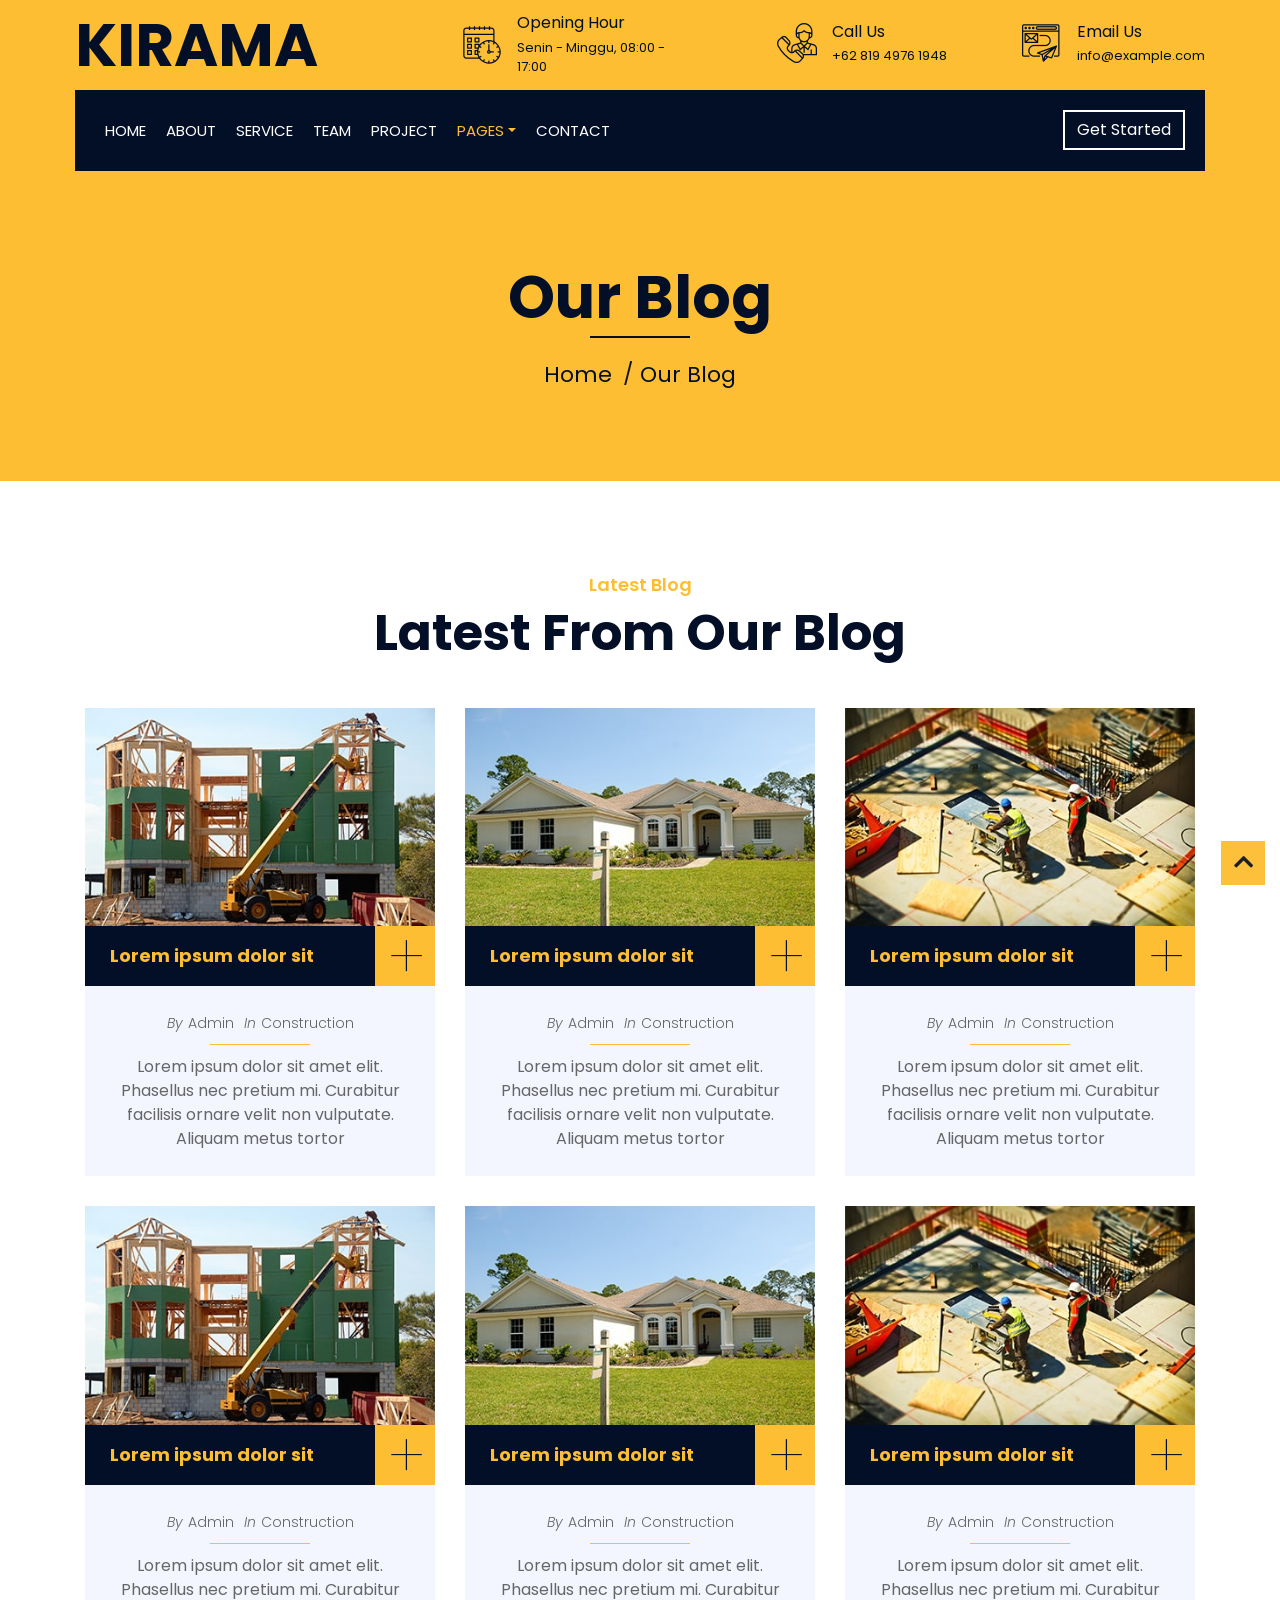
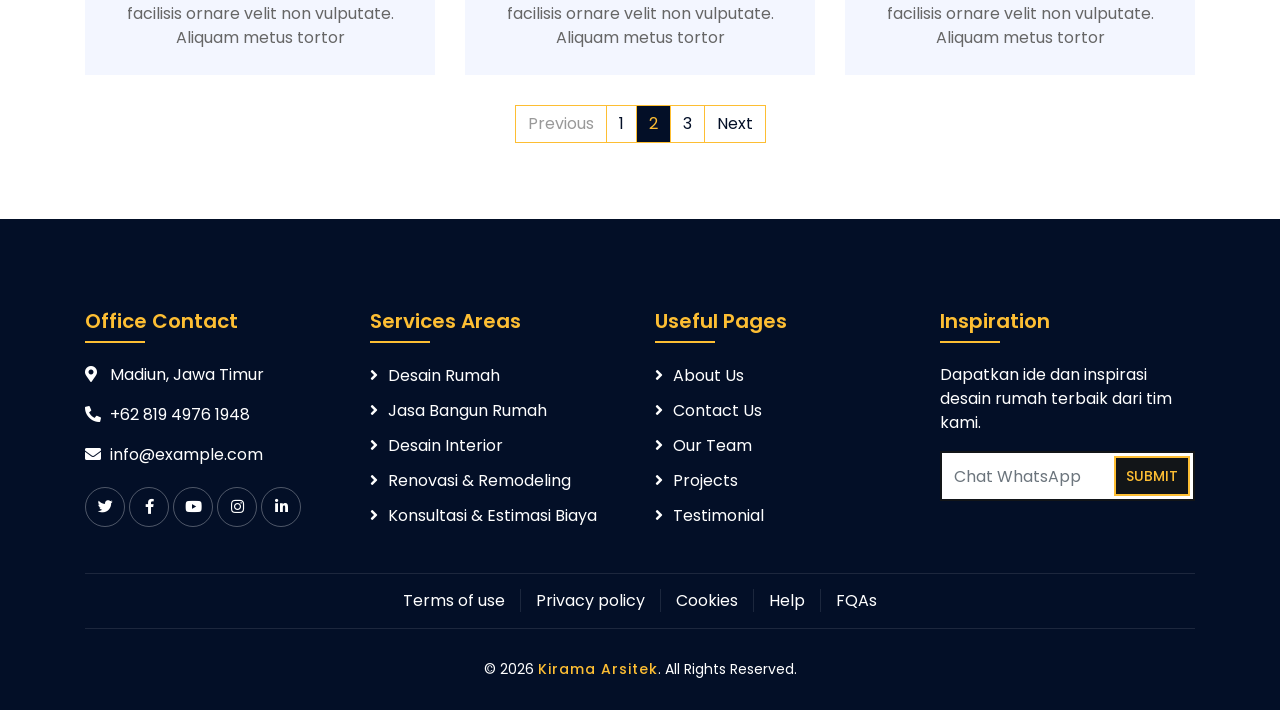
<file: blog.html>
<!DOCTYPE html>
<html lang="en">
    <head>
        <meta charset="utf-8">
        <title>Kirama Arsitek Company Profil</title>
        <meta content="width=device-width, initial-scale=1.0" name="viewport">
        <meta content="Kirama Arsitek" name="keywords">
        <meta content="Kirama Arsitek" name="description">

        <!-- Favicon -->
        <link href="img/kirama.jpg" rel="icon">

        <!-- Google Font -->
        <link href="https://fonts.googleapis.com/css2?family=Poppins:wght@100;200;300;400;500;600;700;800;900&display=swap" rel="stylesheet">

        <!-- CSS Libraries -->
        <link href="https://stackpath.bootstrapcdn.com/bootstrap/4.4.1/css/bootstrap.min.css" rel="stylesheet">
        <link href="https://cdnjs.cloudflare.com/ajax/libs/font-awesome/5.10.0/css/all.min.css" rel="stylesheet">
        <link href="lib/flaticon/font/flaticon.css" rel="stylesheet"> 
        <link href="lib/animate/animate.min.css" rel="stylesheet">
        <link href="lib/owlcarousel/assets/owl.carousel.min.css" rel="stylesheet">
        <link href="lib/lightbox/css/lightbox.min.css" rel="stylesheet">
        <link href="lib/slick/slick.css" rel="stylesheet">
        <link href="lib/slick/slick-theme.css" rel="stylesheet">

        <!-- Template Stylesheet -->
        <link href="css/style.css" rel="stylesheet">
    </head>

    <body>
        <div class="wrapper">
            <!-- Top Bar Start -->
            <div class="top-bar">
                <div class="container-fluid">
                    <div class="row align-items-center">
                        <div class="col-lg-4 col-md-12">
                            <div class="logo">
                                <a href="index.html">
                                    <h1>KIRAMA</h1>
                                    <!-- <img src="img/logo.jpg" alt="Logo"> -->
                                </a>
                            </div>
                        </div>
                        <div class="col-lg-8 col-md-7 d-none d-lg-block">
                            <div class="row">
                                <div class="col-4">
                                    <div class="top-bar-item">
                                        <div class="top-bar-icon">
                                            <i class="flaticon-calendar"></i>
                                        </div>
                                        <div class="top-bar-text">
                                            <h3>Opening Hour</h3>
                                            <p>Senin - Minggu, 08:00 - 17:00</p>
                                        </div>
                                    </div>
                                </div>
                                <div class="col-4">
                                    <div class="top-bar-item">
                                        <div class="top-bar-icon">
                                            <i class="flaticon-call"></i>
                                        </div>
                                        <div class="top-bar-text">
                                            <h3>Call Us</h3>
                                            <p>+62 819 4976 1948</p>
                                        </div>
                                    </div>
                                </div>
                                <div class="col-4">
                                    <div class="top-bar-item">
                                        <div class="top-bar-icon">
                                            <i class="flaticon-send-mail"></i>
                                        </div>
                                        <div class="top-bar-text">
                                            <h3>Email Us</h3>
                                            <p>info@example.com</p>
                                        </div>
                                    </div>
                                </div>
                            </div>
                        </div>
                    </div>
                </div>
            </div>
            <!-- Top Bar End -->

            <!-- Nav Bar Start -->
            <div class="nav-bar">
                <div class="container-fluid">
                    <nav class="navbar navbar-expand-lg bg-dark navbar-dark">
                        <a href="#" class="navbar-brand">MENU</a>
                        <button type="button" class="navbar-toggler" data-toggle="collapse" data-target="#navbarCollapse">
                            <span class="navbar-toggler-icon"></span>
                        </button>

                        <div class="collapse navbar-collapse justify-content-between" id="navbarCollapse">
                            <div class="navbar-nav mr-auto">
                                <a href="index.html" class="nav-item nav-link">Home</a>
                                <a href="about.html" class="nav-item nav-link">About</a>
                                <a href="service.html" class="nav-item nav-link">Service</a>
                                <a href="team.html" class="nav-item nav-link">Team</a>
                                <a href="portfolio.html" class="nav-item nav-link">Project</a>
                                <div class="nav-item dropdown">
                                    <a href="#" class="nav-link dropdown-toggle active" data-toggle="dropdown">Pages</a>
                                    <div class="dropdown-menu">
                                        <a href="blog.html" class="dropdown-item">Blog Page</a>
                                        <a href="single.html" class="dropdown-item">Single Page</a>
                                    </div>
                                </div>
                                <a href="contact.html" class="nav-item nav-link">Contact</a>
                            </div>
                            <div class="ml-auto">
                                <a class="btn" href="#">Get Started</a>
                            </div>
                        </div>
                    </nav>
                </div>
            </div>
            <!-- Nav Bar End -->
            
            
            <!-- Page Header Start -->
            <div class="page-header">
                <div class="container">
                    <div class="row">
                        <div class="col-12">
                            <h2>Our Blog</h2>
                        </div>
                        <div class="col-12">
                            <a href="">Home</a>
                            <a href="">Our Blog</a>
                        </div>
                    </div>
                </div>
            </div>
            <!-- Page Header End -->


            <!-- Blog Start -->
            <div class="blog">
                <div class="container">
                    <div class="section-header text-center">
                        <p>Latest Blog</p>
                        <h2>Latest From Our Blog</h2>
                    </div>
                    <div class="row blog-page">
                        <div class="col-lg-4 col-md-6 wow fadeInUp" data-wow-delay="0.2s">
                            <div class="blog-item">
                                <div class="blog-img">
                                    <img src="img/blog-1.jpg" alt="Image">
                                </div>
                                <div class="blog-title">
                                    <h3>Lorem ipsum dolor sit</h3>
                                    <a class="btn" href="">+</a>
                                </div>
                                <div class="blog-meta">
                                    <p>By<a href="">Admin</a></p>
                                    <p>In<a href="">Construction</a></p>
                                </div>
                                <div class="blog-text">
                                    <p>
                                        Lorem ipsum dolor sit amet elit. Phasellus nec pretium mi. Curabitur facilisis ornare velit non vulputate. Aliquam metus tortor
                                    </p>
                                </div>
                            </div>
                        </div>
                        <div class="col-lg-4 col-md-6 wow fadeInUp">
                            <div class="blog-item">
                                <div class="blog-img">
                                    <img src="img/blog-2.jpg" alt="Image">
                                </div>
                                <div class="blog-title">
                                    <h3>Lorem ipsum dolor sit</h3>
                                    <a class="btn" href="">+</a>
                                </div>
                                <div class="blog-meta">
                                    <p>By<a href="">Admin</a></p>
                                    <p>In<a href="">Construction</a></p>
                                </div>
                                <div class="blog-text">
                                    <p>
                                        Lorem ipsum dolor sit amet elit. Phasellus nec pretium mi. Curabitur facilisis ornare velit non vulputate. Aliquam metus tortor
                                    </p>
                                </div>
                            </div>
                        </div>
                        <div class="col-lg-4 col-md-6 wow fadeInUp" data-wow-delay="0.2s">
                            <div class="blog-item">
                                <div class="blog-img">
                                    <img src="img/blog-3.jpg" alt="Image">
                                </div>
                                <div class="blog-title">
                                    <h3>Lorem ipsum dolor sit</h3>
                                    <a class="btn" href="">+</a>
                                </div>
                                <div class="blog-meta">
                                    <p>By<a href="">Admin</a></p>
                                    <p>In<a href="">Construction</a></p>
                                </div>
                                <div class="blog-text">
                                    <p>
                                        Lorem ipsum dolor sit amet elit. Phasellus nec pretium mi. Curabitur facilisis ornare velit non vulputate. Aliquam metus tortor
                                    </p>
                                </div>
                            </div>
                        </div>
                        <div class="col-lg-4 col-md-6 wow fadeInUp" data-wow-delay="0.2s">
                            <div class="blog-item">
                                <div class="blog-img">
                                    <img src="img/blog-1.jpg" alt="Image">
                                </div>
                                <div class="blog-title">
                                    <h3>Lorem ipsum dolor sit</h3>
                                    <a class="btn" href="">+</a>
                                </div>
                                <div class="blog-meta">
                                    <p>By<a href="">Admin</a></p>
                                    <p>In<a href="">Construction</a></p>
                                </div>
                                <div class="blog-text">
                                    <p>
                                        Lorem ipsum dolor sit amet elit. Phasellus nec pretium mi. Curabitur facilisis ornare velit non vulputate. Aliquam metus tortor
                                    </p>
                                </div>
                            </div>
                        </div>
                        <div class="col-lg-4 col-md-6 wow fadeInUp">
                            <div class="blog-item">
                                <div class="blog-img">
                                    <img src="img/blog-2.jpg" alt="Image">
                                </div>
                                <div class="blog-title">
                                    <h3>Lorem ipsum dolor sit</h3>
                                    <a class="btn" href="">+</a>
                                </div>
                                <div class="blog-meta">
                                    <p>By<a href="">Admin</a></p>
                                    <p>In<a href="">Construction</a></p>
                                </div>
                                <div class="blog-text">
                                    <p>
                                        Lorem ipsum dolor sit amet elit. Phasellus nec pretium mi. Curabitur facilisis ornare velit non vulputate. Aliquam metus tortor
                                    </p>
                                </div>
                            </div>
                        </div>
                        <div class="col-lg-4 col-md-6 wow fadeInUp" data-wow-delay="0.2s">
                            <div class="blog-item">
                                <div class="blog-img">
                                    <img src="img/blog-3.jpg" alt="Image">
                                </div>
                                <div class="blog-title">
                                    <h3>Lorem ipsum dolor sit</h3>
                                    <a class="btn" href="">+</a>
                                </div>
                                <div class="blog-meta">
                                    <p>By<a href="">Admin</a></p>
                                    <p>In<a href="">Construction</a></p>
                                </div>
                                <div class="blog-text">
                                    <p>
                                        Lorem ipsum dolor sit amet elit. Phasellus nec pretium mi. Curabitur facilisis ornare velit non vulputate. Aliquam metus tortor
                                    </p>
                                </div>
                            </div>
                        </div>
                    </div>
                    <div class="row">
                        <div class="col-12">
                            <ul class="pagination justify-content-center">
                                <li class="page-item disabled"><a class="page-link" href="#">Previous</a></li>
                                <li class="page-item"><a class="page-link" href="#">1</a></li>
                                <li class="page-item active"><a class="page-link" href="#">2</a></li>
                                <li class="page-item"><a class="page-link" href="#">3</a></li>
                                <li class="page-item"><a class="page-link" href="#">Next</a></li>
                            </ul> 
                        </div>
                    </div>
                </div>
            </div>
            <!-- Blog End -->


            <!-- Footer Start -->
            <div class="footer wow fadeIn" data-wow-delay="0.3s">
                <div class="container">
                    <div class="row">
                        <div class="col-md-6 col-lg-3">
                            <div class="footer-contact">
                                <h2>Office Contact</h2>
                                <p><i class="fa fa-map-marker-alt"></i>Madiun, Jawa Timur</p>
                                <p><i class="fa fa-phone-alt"></i>+62 819 4976 1948</p>
                                <p><i class="fa fa-envelope"></i>info@example.com</p>
                                <div class="footer-social">
                                    <a href=""><i class="fab fa-twitter"></i></a>
                                    <a href=""><i class="fab fa-facebook-f"></i></a>
                                    <a href=""><i class="fab fa-youtube"></i></a>
                                    <a href=""><i class="fab fa-instagram"></i></a>
                                    <a href=""><i class="fab fa-linkedin-in"></i></a>
                                </div>
                            </div>
                        </div>
                        <div class="col-md-6 col-lg-3">
                            <div class="footer-link">
                                <h2>Services Areas</h2>
                                <a href="">Desain Rumah</a>
                                <a href="">Jasa Bangun Rumah</a>
                                <a href="">Desain Interior</a>
                                <a href="">Renovasi & Remodeling</a>
                                <a href="">Konsultasi & Estimasi Biaya</a>
                            </div>
                        </div>
                        <div class="col-md-6 col-lg-3">
                            <div class="footer-link">
                                <h2>Useful Pages</h2>
                                <a href="">About Us</a>
                                <a href="">Contact Us</a>
                                <a href="">Our Team</a>
                                <a href="">Projects</a>
                                <a href="">Testimonial</a>
                            </div>
                        </div>
                        <div class="col-md-6 col-lg-3">
                            <div class="newsletter">
                                <h2>Inspiration</h2>
                                <p>
                                    Dapatkan ide dan inspirasi desain rumah terbaik dari tim kami.
                                </p>
                                <div class="form">
                                    <input class="form-control" placeholder="Chat WhatsApp">
                                    <button class="btn">Submit</button>
                                    <a href="https://wa.me/6281949761948" target="_blank" class="btn btn-primary">Submit</a>
                                </div>
                            </div>
                        </div>
                    </div>
                </div>
                <div class="container footer-menu">
                    <div class="f-menu">
                        <a href="">Terms of use</a>
                        <a href="">Privacy policy</a>
                        <a href="">Cookies</a>
                        <a href="">Help</a>
                        <a href="">FQAs</a>
                    </div>
                </div>
                <div class="container copyright">
                    <div class="row">
                        <div class="col-12 text-center">
                            <p>
                                &copy; <script>document.write(new Date().getFullYear())</script> 
                                <a href="#">Kirama Arsitek</a>. All Rights Reserved.
                              </p>
                              
                        </div>
                    </div>
                </div>
            </div>
            <!-- Footer End -->

            <a href="#" class="back-to-top"><i class="fa fa-chevron-up"></i></a>
        </div>

        <!-- JavaScript Libraries -->
        <script src="https://code.jquery.com/jquery-3.4.1.min.js"></script>
        <script src="https://stackpath.bootstrapcdn.com/bootstrap/4.4.1/js/bootstrap.bundle.min.js"></script>
        <script src="lib/easing/easing.min.js"></script>
        <script src="lib/wow/wow.min.js"></script>
        <script src="lib/owlcarousel/owl.carousel.min.js"></script>
        <script src="lib/isotope/isotope.pkgd.min.js"></script>
        <script src="lib/lightbox/js/lightbox.min.js"></script>
        <script src="lib/waypoints/waypoints.min.js"></script>
        <script src="lib/counterup/counterup.min.js"></script>
        <script src="lib/slick/slick.min.js"></script>

        <!-- Template Javascript -->
        <script src="js/main.js"></script>
    </body>
</html>
</file>
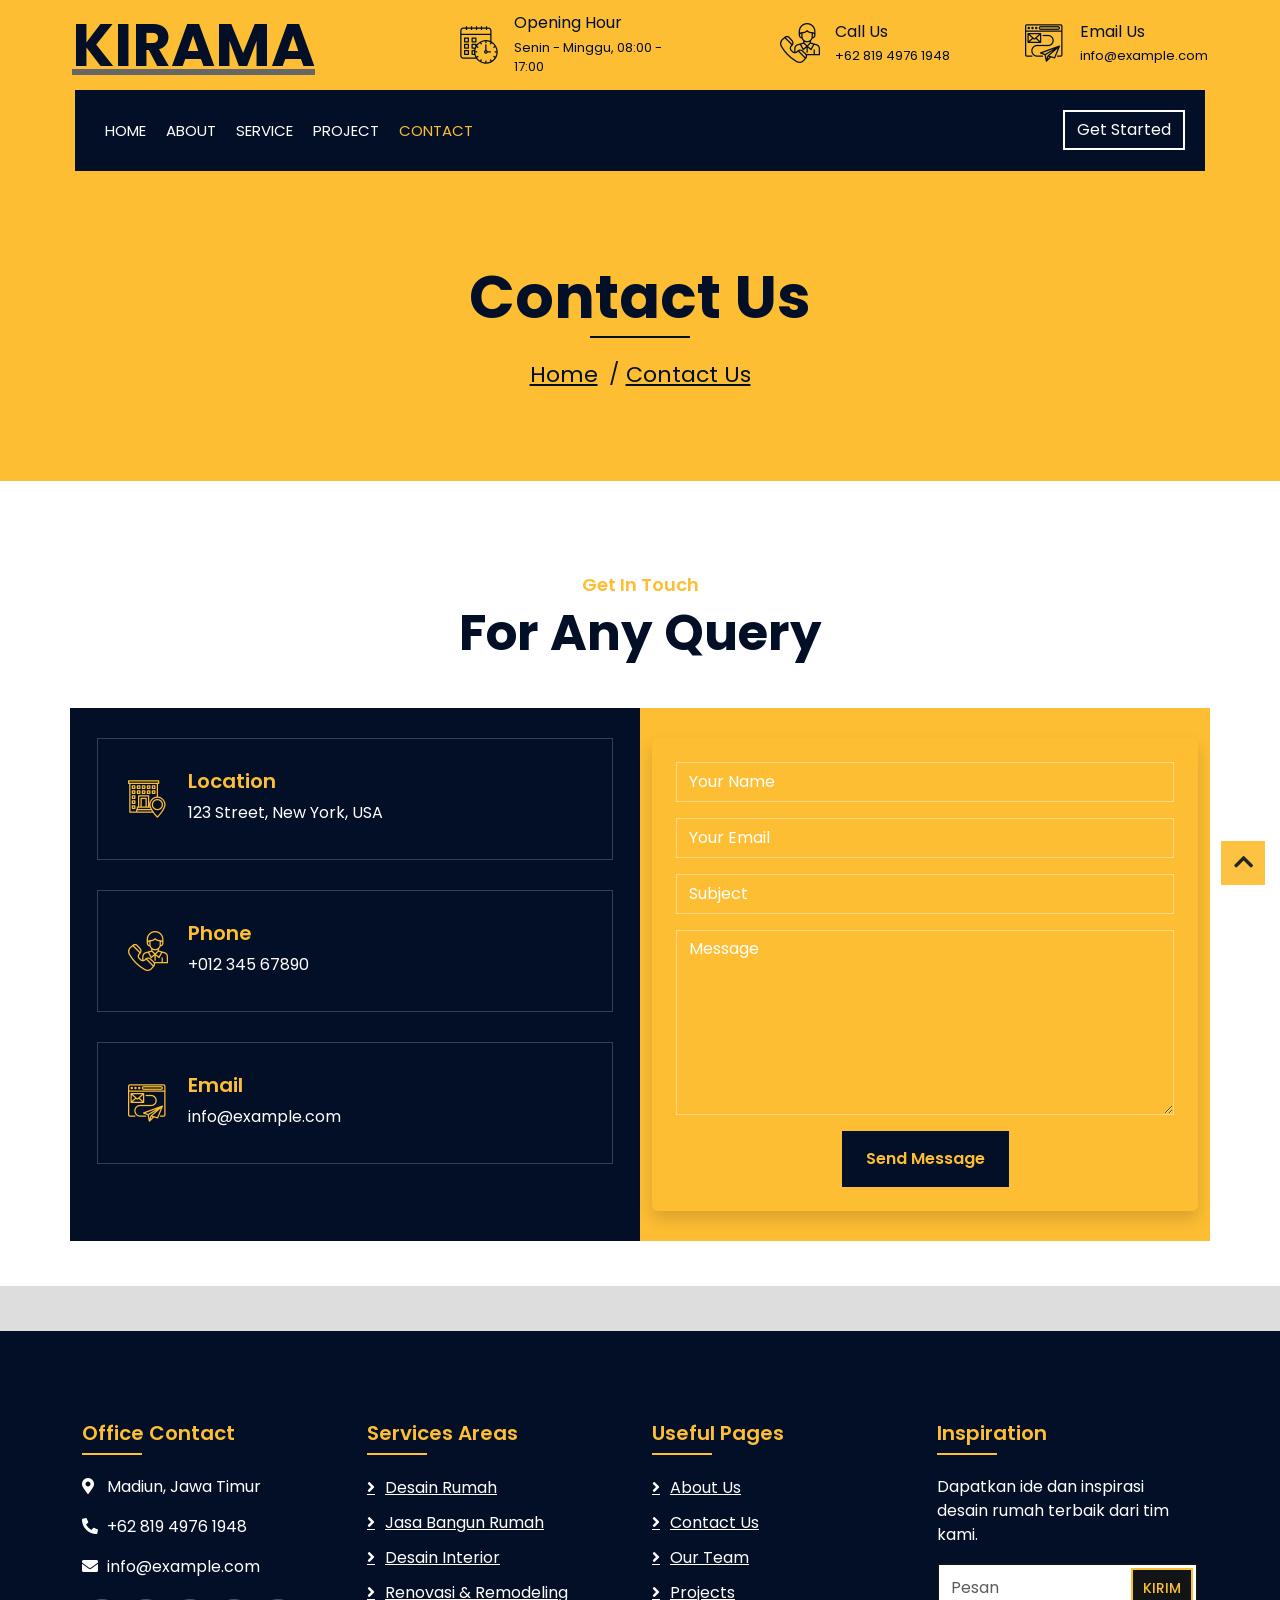
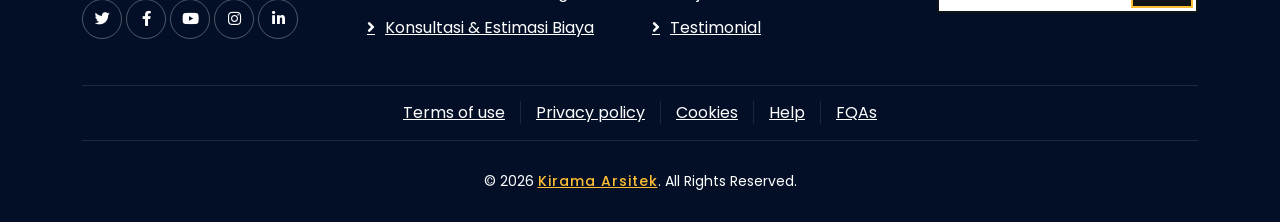
<file: contact.html>
<!DOCTYPE html>
<html lang="en">
    <head>
        <meta charset="utf-8">
        <title>Kirama Arsitek Company Profil</title>
        <meta content="width=device-width, initial-scale=1.0" name="viewport">
        <meta content="Kirama Arsitek" name="keywords">
        <meta content="Kirama Arsitek" name="description">

        <!-- Favicon -->
        <link href="img/kirama.jpg" rel="icon">

        <!-- Google Font -->
        <link href="https://fonts.googleapis.com/css2?family=Poppins:wght@100;200;300;400;500;600;700;800;900&display=swap" rel="stylesheet">

        <!-- CSS Libraries -->
        <link href="https://stackpath.bootstrapcdn.com/bootstrap/4.4.1/css/bootstrap.min.css" rel="stylesheet">
        <link href="https://cdnjs.cloudflare.com/ajax/libs/font-awesome/5.10.0/css/all.min.css" rel="stylesheet">
        <link href="lib/flaticon/font/flaticon.css" rel="stylesheet"> 
        <link href="lib/animate/animate.min.css" rel="stylesheet">
        <link href="lib/owlcarousel/assets/owl.carousel.min.css" rel="stylesheet">
        <link href="lib/lightbox/css/lightbox.min.css" rel="stylesheet">
        <link href="lib/slick/slick.css" rel="stylesheet">
        <link href="lib/slick/slick-theme.css" rel="stylesheet">

        <link rel="stylesheet" href="https://cdnjs.cloudflare.com/ajax/libs/bootstrap/5.3.0/css/bootstrap.min.css">

        <!-- Template Stylesheet -->
        <link href="css/style.css" rel="stylesheet">
    </head>

    <body>
        <div class="wrapper">
            <!-- Top Bar Start -->
            <div class="top-bar">
                <div class="container-fluid">
                    <div class="row align-items-center">
                        <div class="col-lg-4 col-md-12">
                            <div class="logo">
                                <a href="index.html">
                                    <h1>KIRAMA</h1>
                                    <!-- <img src="img/logo.jpg" alt="Logo"> -->
                                </a>
                            </div>
                        </div>
                        <div class="col-lg-8 col-md-7 d-none d-lg-block">
                            <div class="row">
                                <div class="col-4">
                                    <div class="top-bar-item">
                                        <div class="top-bar-icon">
                                            <i class="flaticon-calendar"></i>
                                        </div>
                                        <div class="top-bar-text">
                                            <h3>Opening Hour</h3>
                                            <p>Senin - Minggu, 08:00 - 17:00</p>
                                        </div>
                                    </div>
                                </div>
                                <div class="col-4">
                                    <div class="top-bar-item">
                                        <div class="top-bar-icon">
                                            <i class="flaticon-call"></i>
                                        </div>
                                        <div class="top-bar-text">
                                            <h3>Call Us</h3>
                                            <p>+62 819 4976 1948</p>
                                        </div>
                                    </div>
                                </div>
                                <div class="col-4">
                                    <div class="top-bar-item">
                                        <div class="top-bar-icon">
                                            <i class="flaticon-send-mail"></i>
                                        </div>
                                        <div class="top-bar-text">
                                            <h3>Email Us</h3>
                                            <p>info@example.com</p>
                                        </div>
                                    </div>
                                </div>
                            </div>
                        </div>
                    </div>
                </div>
            </div>
            <!-- Top Bar End -->

            <!-- Nav Bar Start -->
            <div class="nav-bar">
                <div class="container-fluid">
                    <nav class="navbar navbar-expand-lg bg-dark navbar-dark">
                        <a href="#" class="navbar-brand">MENU</a>
                        <button type="button" class="navbar-toggler" data-toggle="collapse" data-target="#navbarCollapse">
                            <span class="navbar-toggler-icon"></span>
                        </button>

                        <div class="collapse navbar-collapse justify-content-between" id="navbarCollapse">
                            <div class="navbar-nav mr-auto">
                                <a href="index.html" class="nav-item nav-link">Home</a>
                                <a href="about.html" class="nav-item nav-link">About</a>
                                <a href="service.html" class="nav-item nav-link">Service</a>
                                <!-- <a href="team.html" class="nav-item nav-link">Team</a> -->
                                <a href="portfolio.html" class="nav-item nav-link">Project</a>
                                <!-- <div class="nav-item dropdown">
                                    <a href="#" class="nav-link dropdown-toggle" data-toggle="dropdown">Pages</a>
                                    <div class="dropdown-menu">
                                        <a href="blog.html" class="dropdown-item">Blog Page</a>
                                        <a href="single.html" class="dropdown-item">Single Page</a>
                                    </div>
                                </div> -->
                                <a href="contact.html" class="nav-item nav-link active">Contact</a>
                            </div>
                            <div class="ml-auto">
                                <a class="btn" href="#">Get Started</a>
                            </div>
                        </div>
                    </nav>
                </div>
            </div>
            <!-- Nav Bar End -->
            
            
            <!-- Page Header Start -->
            <div class="page-header">
                <div class="container">
                    <div class="row">
                        <div class="col-12">
                            <h2>Contact Us</h2>
                        </div>
                        <div class="col-12">
                            <a href="">Home</a>
                            <a href="">Contact Us</a>
                        </div>
                    </div>
                </div>
            </div>
            <!-- Page Header End -->


            <!-- Contact Start -->
            <div class="contact wow fadeInUp">
                <div class="container">
                    <div class="section-header text-center">
                        <p>Get In Touch</p>
                        <h2>For Any Query</h2>
                    </div>
                    <div class="row">
                        <div class="col-md-6">
                            <div class="contact-info">
                                <div class="contact-item">
                                    <i class="flaticon-address"></i>
                                    <div class="contact-text">
                                        <h2>Location</h2>
                                        <p>123 Street, New York, USA</p>
                                    </div>
                                </div>
                                <div class="contact-item">
                                    <i class="flaticon-call"></i>
                                    <div class="contact-text">
                                        <h2>Phone</h2>
                                        <p>+012 345 67890</p>
                                    </div>
                                </div>
                                <div class="contact-item">
                                    <i class="flaticon-send-mail"></i>
                                    <div class="contact-text">
                                        <h2>Email</h2>
                                        <p>info@example.com</p>
                                    </div>
                                </div>
                            </div>
                        </div>
                        
                        <!-- <div class="col-md-6">
                            <div class="contact-form">
                                <div id="success"></div>
                                <form name="sentMessage" id="contactForm" novalidate="novalidate">
                                    <div class="control-group">
                                        <input type="text" class="form-control" id="name" placeholder="Your Name" required="required" data-validation-required-message="Please enter your name" />
                                        <p class="help-block text-danger"></p>
                                    </div>
                                    <div class="control-group">
                                        <input type="email" class="form-control" id="email" placeholder="Your Email" required="required" data-validation-required-message="Please enter your email" />
                                        <p class="help-block text-danger"></p>
                                    </div>
                                    <div class="control-group">
                                        <input type="text" class="form-control" id="subject" placeholder="Subject" required="required" data-validation-required-message="Please enter a subject" />
                                        <p class="help-block text-danger"></p>
                                    </div>
                                    <div class="control-group">
                                        <textarea class="form-control" id="message" placeholder="Message" required="required" data-validation-required-message="Please enter your message"></textarea>
                                        <p class="help-block text-danger"></p>
                                    </div>
                                    <div>
                                        <button class="btn" type="submit" id="sendMessageButton">Send Message</button>
                                    </div>
                                </form>
                            </div>
                        </div> -->
                         <!-- KANAN -->
                                <div class="col-md-6 d-flex">
                                    <div class="contact-form flex-fill p-4 shadow rounded bg-yellow">
                                    <!-- <h3 class="text-center mb-4">Contact Us</h3> -->
                                    <form 
                                        action="https://formsubmit.co/theazz333@gmail.com" 
                                        method="POST" 
                                        id="contactForm"
                                    >
                                        <input type="hidden" name="_captcha" value="false">
                                        <input type="hidden" name="_template" value="table">
                                        <input type="hidden" name="_subject" value="Pesan Baru dari Website Anda">

                                        <div class="mb-3">
                                        <input type="text" name="name" class="form-control" placeholder="Your Name" required>
                                        </div>

                                        <div class="mb-3">
                                        <input type="email" name="email" class="form-control" placeholder="Your Email" required>
                                        </div>

                                        <div class="mb-3">
                                        <input type="text" name="subject" class="form-control" placeholder="Subject" required>
                                        </div>

                                        <div class="mb-3">
                                        <textarea name="message" class="form-control" rows="5" placeholder="Message" required></textarea>
                                        </div>

                                        <div class="text-center">
                                        <button type="submit" class="btn btn-success px-4">Send Message</button>
                                        </div>
                                    </form>

                                    <div id="successMessage" class="alert alert-success mt-3 text-center" style="display: none;">
                                        ✅ Pesan telah dikirim!
                                      </div>
                                      
                                    </div>
                                </div>

                                </div>
                            </div>
                            </div>

                            <!-- Bootstrap JS -->
                            <script src="https://cdnjs.cloudflare.com/ajax/libs/bootstrap/5.3.0/js/bootstrap.bundle.min.js"></script>

                            <!-- Script untuk notifikasi -->
                            <script>
                                const form = document.getElementById("contactForm");
                                const successMessage = document.getElementById("successMessage");
                              
                                form.addEventListener("submit", function (e) {
                                  // Tampilkan pesan langsung
                                  successMessage.style.display = "block";
                              
                                  // Sembunyikan lagi setelah 5 detik
                                  setTimeout(() => successMessage.style.display = "none", 5000);
                              
                                  // Jangan hentikan proses submit!
                                  // (biarkan formsubmit.co tetap menerima data)
                                });
                              </script>
                                                                                    

                    </div>
                </div>
            </div>
            <!-- Contact End -->


            <!-- Footer Start -->
            <div class="footer wow fadeIn" data-wow-delay="0.3s">
                <div class="container">
                    <div class="row">
                        <div class="col-md-6 col-lg-3">
                            <div class="footer-contact">
                                <h2>Office Contact</h2>
                                <p><i class="fa fa-map-marker-alt"></i>Madiun, Jawa Timur</p>
                                <p><i class="fa fa-phone-alt"></i>+62 819 4976 1948</p>
                                <p><i class="fa fa-envelope"></i>info@example.com</p>
                                <div class="footer-social">
                                    <a href=""><i class="fab fa-twitter"></i></a>
                                    <a href=""><i class="fab fa-facebook-f"></i></a>
                                    <a href=""><i class="fab fa-youtube"></i></a>
                                    <a href=""><i class="fab fa-instagram"></i></a>
                                    <a href=""><i class="fab fa-linkedin-in"></i></a>
                                </div>
                            </div>
                        </div>
                        <div class="col-md-6 col-lg-3">
                            <div class="footer-link">
                                <h2>Services Areas</h2>
                                <a href="">Desain Rumah</a>
                                <a href="">Jasa Bangun Rumah</a>
                                <a href="">Desain Interior</a>
                                <a href="">Renovasi & Remodeling</a>
                                <a href="">Konsultasi & Estimasi Biaya</a>
                            </div>
                        </div>
                        <div class="col-md-6 col-lg-3">
                            <div class="footer-link">
                                <h2>Useful Pages</h2>
                                <a href="">About Us</a>
                                <a href="">Contact Us</a>
                                <a href="">Our Team</a>
                                <a href="">Projects</a>
                                <a href="">Testimonial</a>
                            </div>
                        </div>
                        <div class="col-md-6 col-lg-3">
                            <div class="newsletter">
                                <h2>Inspiration</h2>
                                <p>
                                    Dapatkan ide dan inspirasi desain rumah terbaik dari tim kami.
                                </p>
                                <!-- <div class="form">
                                    <input class="form-control" placeholder="Chat WhatsApp">
                                    <button class="btn">Submit</button>
                                    <a href="https://wa.me/6281949761948" target="_blank" class="btn btn-primary">Submit</a>
                                </div> -->
                                <div class="form d-flex gap-2">
                                    <input id="waMessage" class="form-control" placeholder="Pesan">
                                    <button id="sendWA" class="btn btn-success">Kirim</button>
                                  </div>
                                  
                                  <script>
                                    document.getElementById("sendWA").addEventListener("click", function() {
                                      const message = document.getElementById("waMessage").value.trim();
                                      const phoneNumber = "6281949761948"; // Nomor WA kamu (tanpa +)
                                      
                                      if (message !== "") {
                                        const encodedMessage = encodeURIComponent(message);
                                        const waURL = `https://wa.me/${phoneNumber}?text=${encodedMessage}`;
                                        window.open(waURL, "_blank");
                                      } else {
                                        alert("Silakan ketik pesan terlebih dahulu 😊");
                                      }
                                    });
                                  </script>
                                  
                            </div>
                        </div>
                    </div>
                </div>
                <div class="container footer-menu">
                    <div class="f-menu">
                        <a href="">Terms of use</a>
                        <a href="">Privacy policy</a>
                        <a href="">Cookies</a>
                        <a href="">Help</a>
                        <a href="">FQAs</a>
                    </div>
                </div>
                <div class="container copyright">
                    <div class="row">
                        <div class="col-12 text-center">
                            <p>
                                &copy; <script>document.write(new Date().getFullYear())</script> 
                                <a href="#">Kirama Arsitek</a>. All Rights Reserved.
                              </p>
                              
                        </div>
                    </div>
                </div>
            </div>
            <!-- Footer End -->

            <a href="#" class="back-to-top"><i class="fa fa-chevron-up"></i></a>
        </div>

        <!-- JavaScript Libraries -->
        <script src="https://code.jquery.com/jquery-3.4.1.min.js"></script>
        <script src="https://stackpath.bootstrapcdn.com/bootstrap/4.4.1/js/bootstrap.bundle.min.js"></script>
        <script src="lib/easing/easing.min.js"></script>
        <script src="lib/wow/wow.min.js"></script>
        <script src="lib/owlcarousel/owl.carousel.min.js"></script>
        <script src="lib/isotope/isotope.pkgd.min.js"></script>
        <script src="lib/lightbox/js/lightbox.min.js"></script>
        <script src="lib/waypoints/waypoints.min.js"></script>
        <script src="lib/counterup/counterup.min.js"></script>
        <script src="lib/slick/slick.min.js"></script>
        
        <!-- Contact Javascript File -->
        <script src="mail/jqBootstrapValidation.min.js"></script>
        <script src="mail/contact.js"></script>

        <!-- Template Javascript -->
        <script src="js/main.js"></script>
    </body>
</html>
</file>
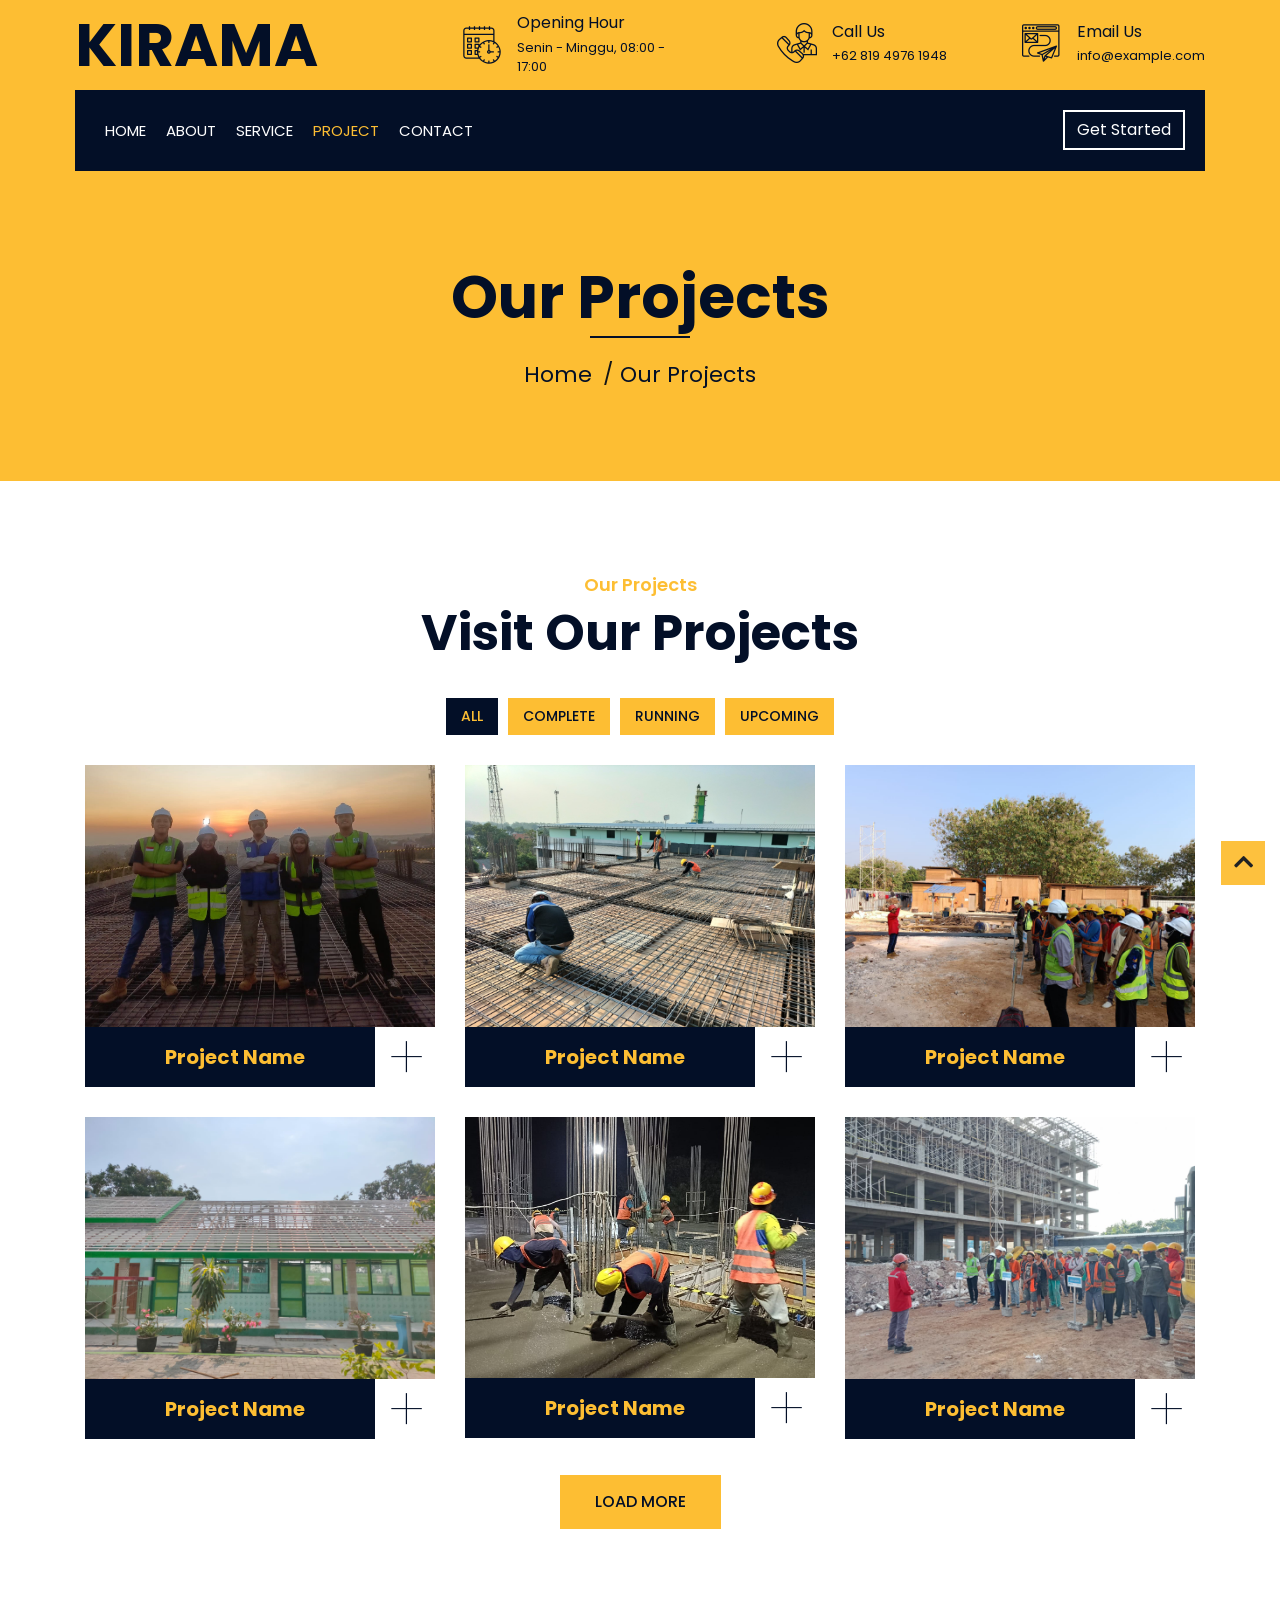
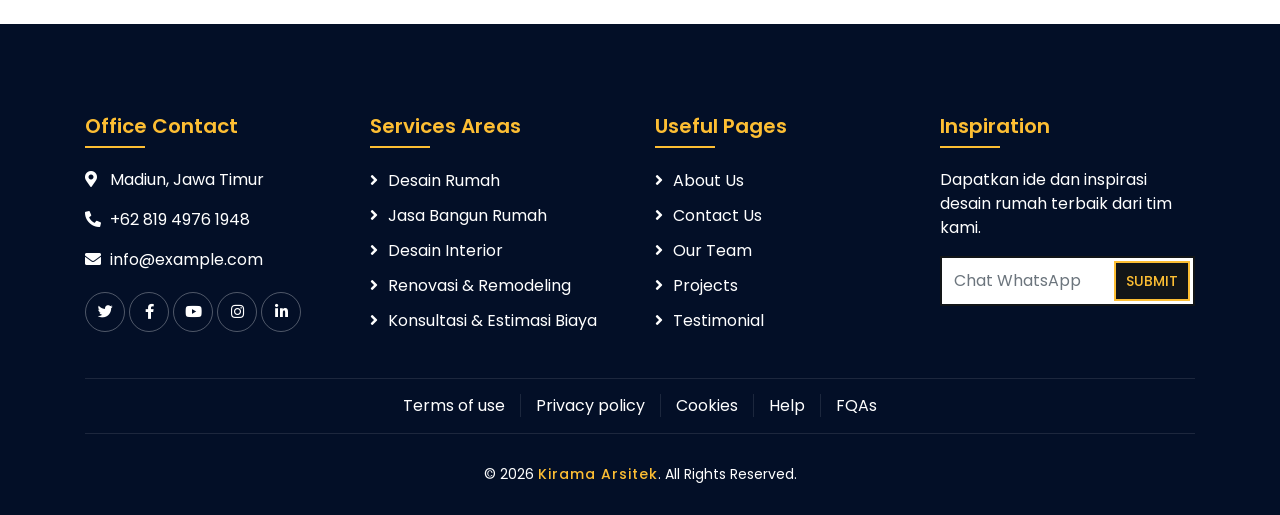
<file: portfolio.html>
<!DOCTYPE html>
<html lang="en">
    <head>
        <meta charset="utf-8">
        <title>Kirama Arsitek Company Profil</title>
        <meta content="width=device-width, initial-scale=1.0" name="viewport">
        <meta content="Construction Company Website Template" name="keywords">
        <meta content="Construction Company Website Template" name="description">

        <!-- Favicon -->
        <link href="img/kirama.jpg" rel="icon">

        <!-- Google Font -->
        <link href="https://fonts.googleapis.com/css2?family=Poppins:wght@100;200;300;400;500;600;700;800;900&display=swap" rel="stylesheet">

        <!-- CSS Libraries -->
        <link href="https://stackpath.bootstrapcdn.com/bootstrap/4.4.1/css/bootstrap.min.css" rel="stylesheet">
        <link href="https://cdnjs.cloudflare.com/ajax/libs/font-awesome/5.10.0/css/all.min.css" rel="stylesheet">
        <link href="lib/flaticon/font/flaticon.css" rel="stylesheet"> 
        <link href="lib/animate/animate.min.css" rel="stylesheet">
        <link href="lib/owlcarousel/assets/owl.carousel.min.css" rel="stylesheet">
        <link href="lib/lightbox/css/lightbox.min.css" rel="stylesheet">
        <link href="lib/slick/slick.css" rel="stylesheet">
        <link href="lib/slick/slick-theme.css" rel="stylesheet">

        <!-- Template Stylesheet -->
        <link href="css/style.css" rel="stylesheet">
    </head>

    <body>
        <div class="wrapper">
            <!-- Top Bar Start -->
            <div class="top-bar">
                <div class="container-fluid">
                    <div class="row align-items-center">
                        <div class="col-lg-4 col-md-12">
                            <div class="logo">
                                <a href="index.html">
                                    <h1>KIRAMA</h1>
                                    <!-- <img src="img/logo.jpg" alt="Logo"> -->
                                </a>
                            </div>
                        </div>
                        <div class="col-lg-8 col-md-7 d-none d-lg-block">
                            <div class="row">
                                <div class="col-4">
                                    <div class="top-bar-item">
                                        <div class="top-bar-icon">
                                            <i class="flaticon-calendar"></i>
                                        </div>
                                        <div class="top-bar-text">
                                            <h3>Opening Hour</h3>
                                            <p>Senin - Minggu, 08:00 - 17:00</p>
                                        </div>
                                    </div>
                                </div>
                                <div class="col-4">
                                    <div class="top-bar-item">
                                        <div class="top-bar-icon">
                                            <i class="flaticon-call"></i>
                                        </div>
                                        <div class="top-bar-text">
                                            <h3>Call Us</h3>
                                            <p>+62 819 4976 1948</p>
                                        </div>
                                    </div>
                                </div>
                                <div class="col-4">
                                    <div class="top-bar-item">
                                        <div class="top-bar-icon">
                                            <i class="flaticon-send-mail"></i>
                                        </div>
                                        <div class="top-bar-text">
                                            <h3>Email Us</h3>
                                            <p>info@example.com</p>
                                        </div>
                                    </div>
                                </div>
                            </div>
                        </div>
                    </div>
                </div>
            </div>
            <!-- Top Bar End -->

            <!-- Nav Bar Start -->
            <div class="nav-bar">
                <div class="container-fluid">
                    <nav class="navbar navbar-expand-lg bg-dark navbar-dark">
                        <a href="#" class="navbar-brand">MENU</a>
                        <button type="button" class="navbar-toggler" data-toggle="collapse" data-target="#navbarCollapse">
                            <span class="navbar-toggler-icon"></span>
                        </button>

                        <div class="collapse navbar-collapse justify-content-between" id="navbarCollapse">
                            <div class="navbar-nav mr-auto">
                                <a href="index.html" class="nav-item nav-link">Home</a>
                                <a href="about.html" class="nav-item nav-link">About</a>
                                <a href="service.html" class="nav-item nav-link">Service</a>
                                <!-- <a href="team.html" class="nav-item nav-link">Team</a> -->
                                <a href="portfolio.html" class="nav-item nav-link active">Project</a>
                                <!-- <div class="nav-item dropdown">
                                    <a href="#" class="nav-link dropdown-toggle" data-toggle="dropdown">Pages</a>
                                    <div class="dropdown-menu">
                                        <a href="blog.html" class="dropdown-item">Blog Page</a>
                                        <a href="single.html" class="dropdown-item">Single Page</a>
                                    </div>
                                </div> -->
                                <a href="contact.html" class="nav-item nav-link">Contact</a>
                            </div>
                            <div class="ml-auto">
                                <a class="btn" href="#">Get Started</a>
                            </div>
                        </div>
                    </nav>
                </div>
            </div>
            <!-- Nav Bar End -->
            
            
            <!-- Page Header Start -->
            <div class="page-header">
                <div class="container">
                    <div class="row">
                        <div class="col-12">
                            <h2>Our Projects</h2>
                        </div>
                        <div class="col-12">
                            <a href="">Home</a>
                            <a href="">Our Projects</a>
                        </div>
                    </div>
                </div>
            </div>
            <!-- Page Header End -->


            <!-- Portfolio Start -->
            <div class="portfolio">
                <div class="container">
                    <div class="section-header text-center">
                        <p>Our Projects</p>
                        <h2>Visit Our Projects</h2>
                    </div>
                    <div class="row">
                        <div class="col-12">
                            <ul id="portfolio-flters">
                                <li data-filter="*" class="filter-active">All</li>
                                <li data-filter=".first">Complete</li>
                                <li data-filter=".second">Running</li>
                                <li data-filter=".third">Upcoming</li>
                            </ul>
                        </div>
                    </div>
                    <div class="row portfolio-container">
                        <div class="col-lg-4 col-md-6 col-sm-12 portfolio-item first wow fadeInUp" data-wow-delay="0.1s">
                            <div class="portfolio-warp">
                                <div class="portfolio-img">
                                    <img src="img/sun.jpg" alt="Image">
                                    <div class="portfolio-overlay">
                                        <p>
                                            Lorem ipsum dolor sit amet elit. Phasel nec pretium mi. Curabit facilis ornare velit non. Aliqu metus tortor, auctor id gravi condime, viverra quis sem.
                                        </p>
                                    </div>
                                </div>
                                <div class="portfolio-text">
                                    <h3>Project Name</h3>
                                    <a class="btn" href="img/sun.jpg" data-lightbox="portfolio">+</a>
                                </div>
                            </div>
                        </div>
                        <div class="col-lg-4 col-md-6 col-sm-12 portfolio-item second wow fadeInUp" data-wow-delay="0.2s">
                            <div class="portfolio-warp">
                                <div class="portfolio-img">
                                    <img src="img/tukang2.jpg" alt="Image">
                                    <div class="portfolio-overlay">
                                        <p>
                                            Lorem ipsum dolor sit amet elit. Phasel nec pretium mi. Curabit facilis ornare velit non. Aliqu metus tortor, auctor id gravi condime, viverra quis sem.
                                        </p>
                                    </div>
                                </div>
                                <div class="portfolio-text">
                                    <h3>Project Name</h3>
                                    <a class="btn" href="img/tukang2.jpg" data-lightbox="portfolio">+</a>
                                </div>
                            </div>
                        </div>
                        <div class="col-lg-4 col-md-6 col-sm-12 portfolio-item third wow fadeInUp" data-wow-delay="0.3s">
                            <div class="portfolio-warp">
                                <div class="portfolio-img">
                                    <img src="img/apel.jpg" alt="Image">
                                    <div class="portfolio-overlay">
                                        <p>
                                            Lorem ipsum dolor sit amet elit. Phasel nec pretium mi. Curabit facilis ornare velit non. Aliqu metus tortor, auctor id gravi condime, viverra quis sem.
                                        </p>
                                    </div>
                                </div>
                                <div class="portfolio-text">
                                    <h3>Project Name</h3>
                                    <a class="btn" href="img/apel.jpg" data-lightbox="portfolio">+</a>
                                </div>
                            </div>
                        </div>
                        <div class="col-lg-4 col-md-6 col-sm-12 portfolio-item first wow fadeInUp" data-wow-delay="0.4s">
                            <div class="portfolio-warp">
                                <div class="portfolio-img">
                                    <img src="img/renovasi.jpg" alt="Image">
                                    <div class="portfolio-overlay">
                                        <p>
                                            Lorem ipsum dolor sit amet elit. Phasel nec pretium mi. Curabit facilis ornare velit non. Aliqu metus tortor, auctor id gravi condime, viverra quis sem.
                                        </p>
                                    </div>
                                </div>
                                <div class="portfolio-text">
                                    <h3>Project Name</h3>
                                    <a class="btn" href="img/renovasi.jpg" data-lightbox="portfolio">+</a>
                                </div>
                            </div>
                        </div>
                        <div class="col-lg-4 col-md-6 col-sm-12 portfolio-item second wow fadeInUp" data-wow-delay="0.5s">
                            <div class="portfolio-warp">
                                <div class="portfolio-img">
                                    <img src="img/tukang3.jpg" alt="Image">
                                    <div class="portfolio-overlay">
                                        <p>
                                            Lorem ipsum dolor sit amet elit. Phasel nec pretium mi. Curabit facilis ornare velit non. Aliqu metus tortor, auctor id gravi condime, viverra quis sem.
                                        </p>
                                    </div>
                                </div>
                                <div class="portfolio-text">
                                    <h3>Project Name</h3>
                                    <a class="btn" href="img/tukang3.jpg" data-lightbox="portfolio">+</a>
                                </div>
                            </div>
                        </div>
                        <div class="col-lg-4 col-md-6 col-sm-12 portfolio-item third wow fadeInUp" data-wow-delay="0.6s">
                            <div class="portfolio-warp">
                                <div class="portfolio-img">
                                    <img src="img/2.jpg" alt="Image">
                                    <div class="portfolio-overlay">
                                        <p>
                                            Lorem ipsum dolor sit amet elit. Phasel nec pretium mi. Curabit facilis ornare velit non. Aliqu metus tortor, auctor id gravi condime, viverra quis sem.
                                        </p>
                                    </div>
                                </div>
                                <div class="portfolio-text">
                                    <h3>Project Name</h3>
                                    <a class="btn" href="img/2.jpg" data-lightbox="portfolio">+</a>
                                </div>
                            </div>
                        </div>
                    </div>
                    <div class="row">
                        <div class="col-12 load-more">
                            <a class="btn" href="#">Load More</a>
                        </div>
                    </div>
                </div>
            </div>
            <!-- Portfolio End -->


            <!-- Footer Start -->
            <div class="footer wow fadeIn" data-wow-delay="0.3s">
                <div class="container">
                    <div class="row">
                        <div class="col-md-6 col-lg-3">
                            <div class="footer-contact">
                                <h2>Office Contact</h2>
                                <p><i class="fa fa-map-marker-alt"></i>Madiun, Jawa Timur</p>
                                <p><i class="fa fa-phone-alt"></i>+62 819 4976 1948</p>
                                <p><i class="fa fa-envelope"></i>info@example.com</p>
                                <div class="footer-social">
                                    <a href=""><i class="fab fa-twitter"></i></a>
                                    <a href=""><i class="fab fa-facebook-f"></i></a>
                                    <a href=""><i class="fab fa-youtube"></i></a>
                                    <a href=""><i class="fab fa-instagram"></i></a>
                                    <a href=""><i class="fab fa-linkedin-in"></i></a>
                                </div>
                            </div>
                        </div>
                        <div class="col-md-6 col-lg-3">
                            <div class="footer-link">
                                <h2>Services Areas</h2>
                                <a href="">Desain Rumah</a>
                                <a href="">Jasa Bangun Rumah</a>
                                <a href="">Desain Interior</a>
                                <a href="">Renovasi & Remodeling</a>
                                <a href="">Konsultasi & Estimasi Biaya</a>
                            </div>
                        </div>
                        <div class="col-md-6 col-lg-3">
                            <div class="footer-link">
                                <h2>Useful Pages</h2>
                                <a href="">About Us</a>
                                <a href="">Contact Us</a>
                                <a href="">Our Team</a>
                                <a href="">Projects</a>
                                <a href="">Testimonial</a>
                            </div>
                        </div>
                        <div class="col-md-6 col-lg-3">
                            <div class="newsletter">
                                <h2>Inspiration</h2>
                                <p>
                                    Dapatkan ide dan inspirasi desain rumah terbaik dari tim kami.
                                </p>
                                <div class="form">
                                    <input class="form-control" placeholder="Chat WhatsApp">
                                    <button class="btn">Submit</button>
                                    <a href="https://wa.me/6281949761948" target="_blank" class="btn btn-primary">Submit</a>
                                </div>
                            </div>
                        </div>
                    </div>
                </div>
                <div class="container footer-menu">
                    <div class="f-menu">
                        <a href="">Terms of use</a>
                        <a href="">Privacy policy</a>
                        <a href="">Cookies</a>
                        <a href="">Help</a>
                        <a href="">FQAs</a>
                    </div>
                </div>
                <div class="container copyright">
                    <div class="row">
                        <div class="col-12 text-center">
                            <p>
                                &copy; <script>document.write(new Date().getFullYear())</script> 
                                <a href="#">Kirama Arsitek</a>. All Rights Reserved.
                              </p>
                              
                        </div>
                    </div>
                </div>
            </div>
            <!-- Footer End -->

            <a href="#" class="back-to-top"><i class="fa fa-chevron-up"></i></a>
        </div>

        <!-- JavaScript Libraries -->
        <script src="https://code.jquery.com/jquery-3.4.1.min.js"></script>
        <script src="https://stackpath.bootstrapcdn.com/bootstrap/4.4.1/js/bootstrap.bundle.min.js"></script>
        <script src="lib/easing/easing.min.js"></script>
        <script src="lib/wow/wow.min.js"></script>
        <script src="lib/owlcarousel/owl.carousel.min.js"></script>
        <script src="lib/isotope/isotope.pkgd.min.js"></script>
        <script src="lib/lightbox/js/lightbox.min.js"></script>
        <script src="lib/waypoints/waypoints.min.js"></script>
        <script src="lib/counterup/counterup.min.js"></script>
        <script src="lib/slick/slick.min.js"></script>

        <!-- Template Javascript -->
        <script src="js/main.js"></script>
    </body>
</html>
</file>
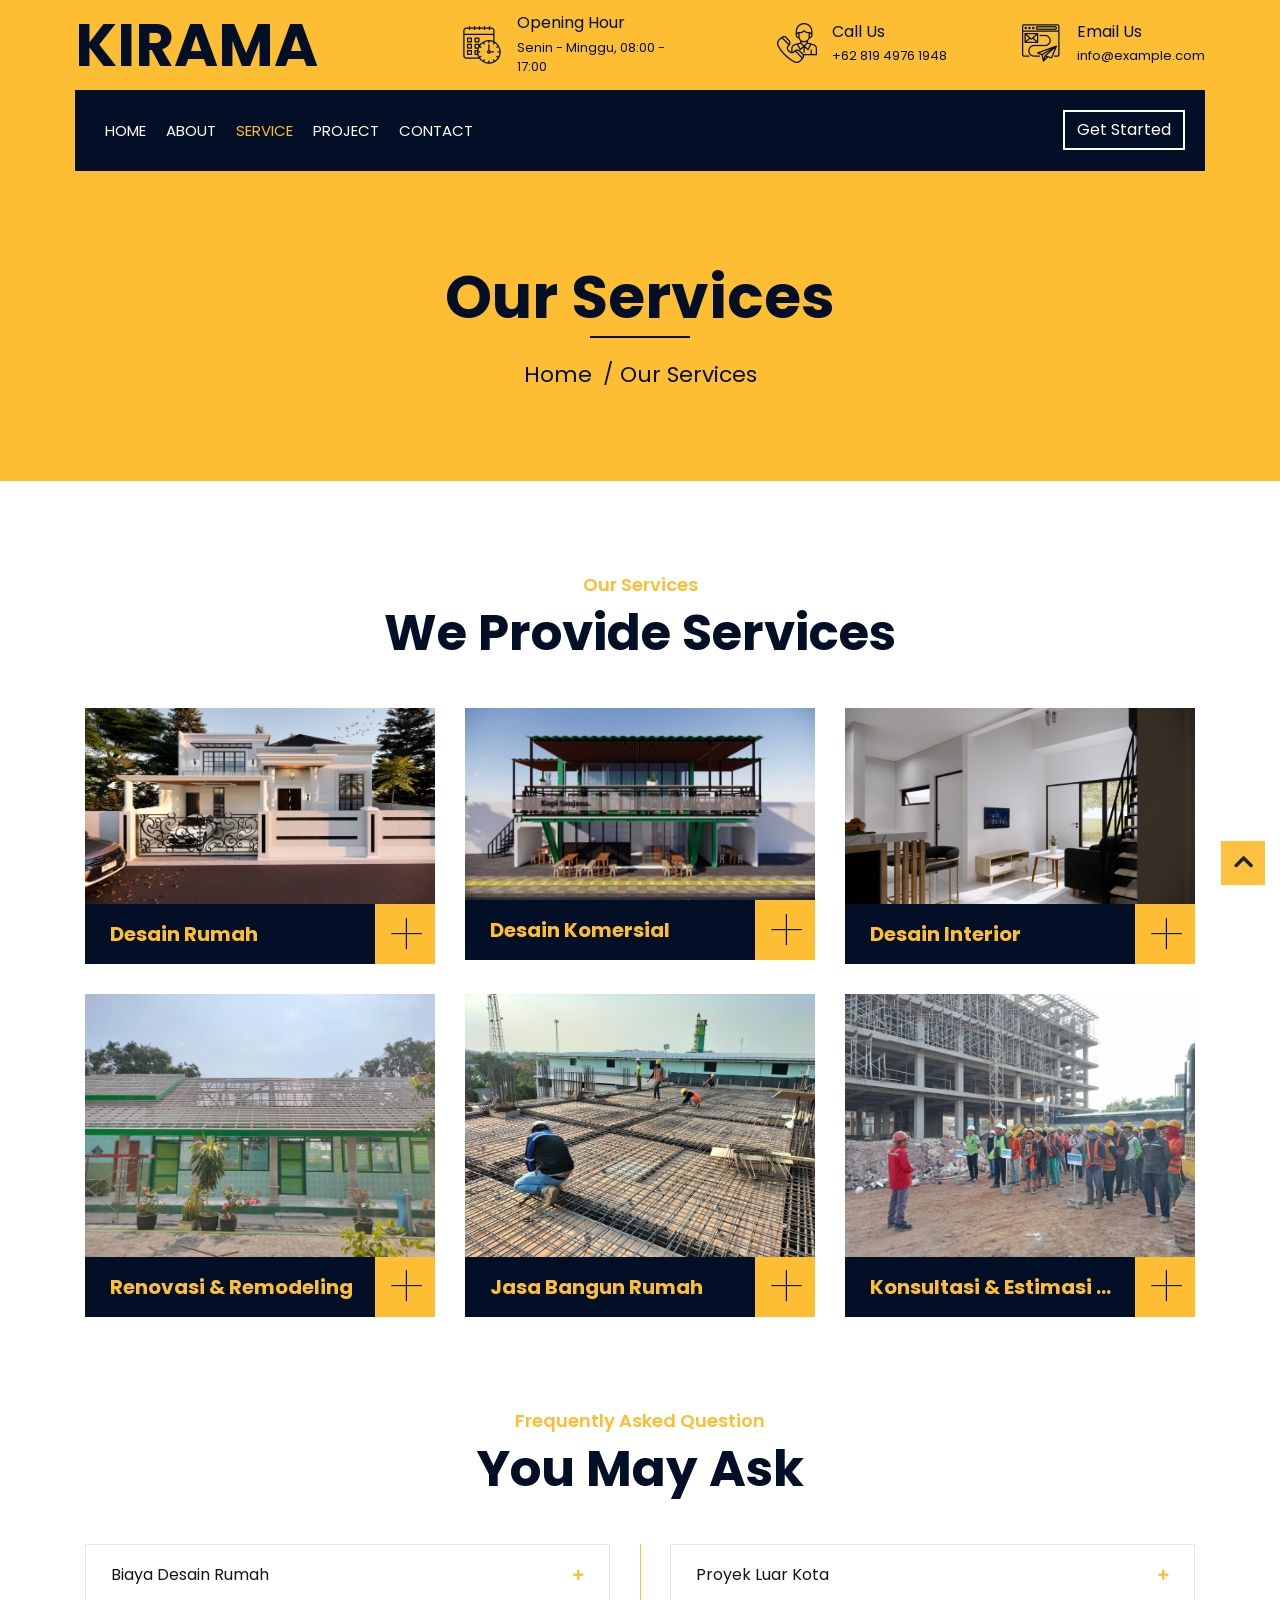
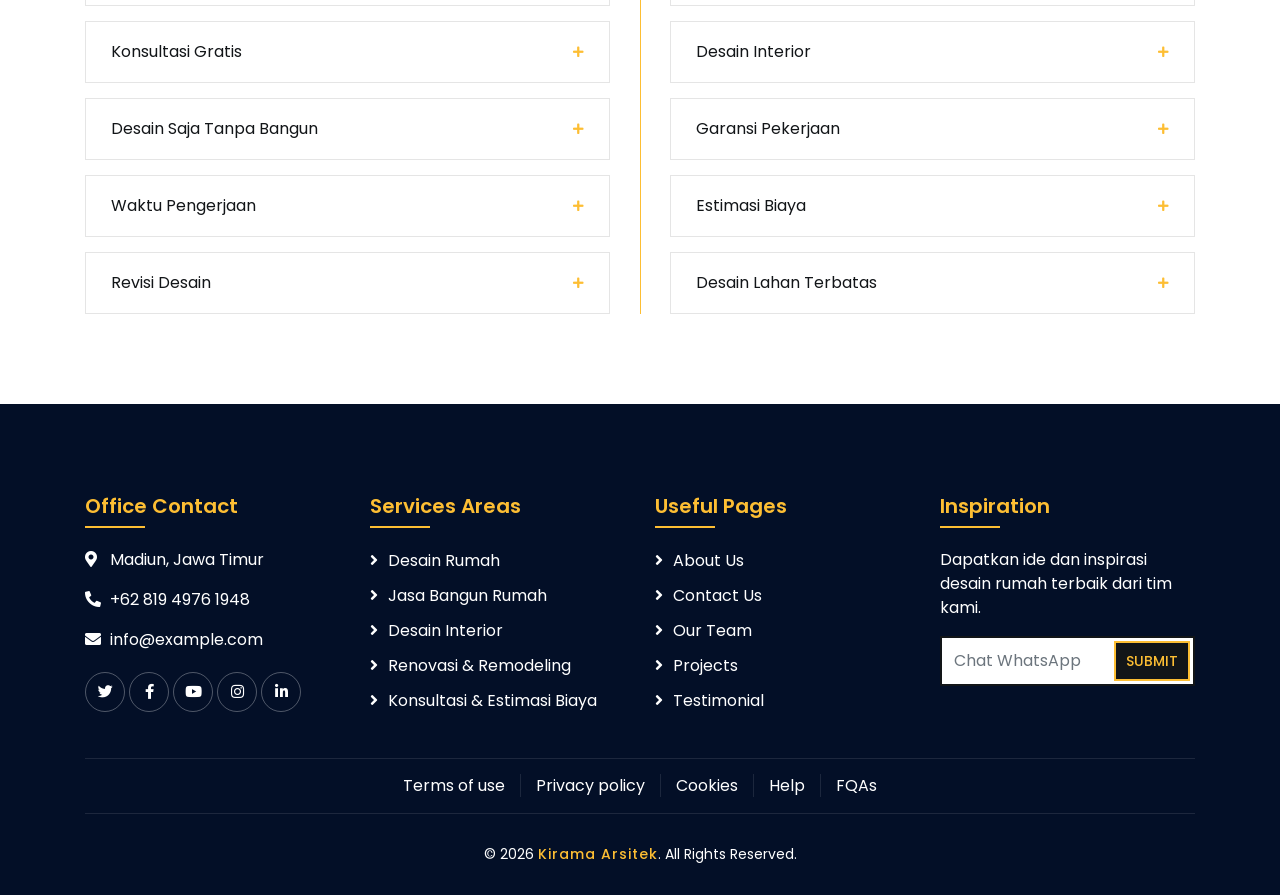
<file: service.html>
<!DOCTYPE html>
<html lang="en">
    <head>
        <meta charset="utf-8">
        <title>Kirama Arsitek Company Profil</title>
        <meta content="width=device-width, initial-scale=1.0" name="viewport">
        <meta content="Kirama Arsitek" name="keywords">
        <meta content="Kirama Arsitek" name="description">

        <!-- Favicon -->
        <link href="img/kirama.jpg" rel="icon">

        <!-- Google Font -->
        <link href="https://fonts.googleapis.com/css2?family=Poppins:wght@100;200;300;400;500;600;700;800;900&display=swap" rel="stylesheet">

        <!-- CSS Libraries -->
        <link href="https://stackpath.bootstrapcdn.com/bootstrap/4.4.1/css/bootstrap.min.css" rel="stylesheet">
        <link href="https://cdnjs.cloudflare.com/ajax/libs/font-awesome/5.10.0/css/all.min.css" rel="stylesheet">
        <link href="lib/flaticon/font/flaticon.css" rel="stylesheet"> 
        <link href="lib/animate/animate.min.css" rel="stylesheet">
        <link href="lib/owlcarousel/assets/owl.carousel.min.css" rel="stylesheet">
        <link href="lib/lightbox/css/lightbox.min.css" rel="stylesheet">
        <link href="lib/slick/slick.css" rel="stylesheet">
        <link href="lib/slick/slick-theme.css" rel="stylesheet">

        <!-- Template Stylesheet -->
        <link href="css/style.css" rel="stylesheet">
    </head>

    <body>
        <div class="wrapper">
            <!-- Top Bar Start -->
            <div class="top-bar">
                <div class="container-fluid">
                    <div class="row align-items-center">
                        <div class="col-lg-4 col-md-12">
                            <div class="logo">
                                <a href="index.html">
                                    <h1>KIRAMA</h1>
                                    <!-- <img src="img/logo.jpg" alt="Logo"> -->
                                </a>
                            </div>
                        </div>
                        <div class="col-lg-8 col-md-7 d-none d-lg-block">
                            <div class="row">
                                <div class="col-4">
                                    <div class="top-bar-item">
                                        <div class="top-bar-icon">
                                            <i class="flaticon-calendar"></i>
                                        </div>
                                        <div class="top-bar-text">
                                            <h3>Opening Hour</h3>
                                            <p>Senin - Minggu, 08:00 - 17:00</p>
                                        </div>
                                    </div>
                                </div>
                                <div class="col-4">
                                    <div class="top-bar-item">
                                        <div class="top-bar-icon">
                                            <i class="flaticon-call"></i>
                                        </div>
                                        <div class="top-bar-text">
                                            <h3>Call Us</h3>
                                            <p>+62 819 4976 1948</p>
                                        </div>
                                    </div>
                                </div>
                                <div class="col-4">
                                    <div class="top-bar-item">
                                        <div class="top-bar-icon">
                                            <i class="flaticon-send-mail"></i>
                                        </div>
                                        <div class="top-bar-text">
                                            <h3>Email Us</h3>
                                            <p>info@example.com</p>
                                        </div>
                                    </div>
                                </div>
                            </div>
                        </div>
                    </div>
                </div>
            </div>
            <!-- Top Bar End -->

            <!-- Nav Bar Start -->
            <div class="nav-bar">
                <div class="container-fluid">
                    <nav class="navbar navbar-expand-lg bg-dark navbar-dark">
                        <a href="#" class="navbar-brand">MENU</a>
                        <button type="button" class="navbar-toggler" data-toggle="collapse" data-target="#navbarCollapse">
                            <span class="navbar-toggler-icon"></span>
                        </button>

                        <div class="collapse navbar-collapse justify-content-between" id="navbarCollapse">
                            <div class="navbar-nav mr-auto">
                                <a href="index.html" class="nav-item nav-link">Home</a>
                                <a href="about.html" class="nav-item nav-link">About</a>
                                <a href="service.html" class="nav-item nav-link active">Service</a>
                                <!-- <a href="team.html" class="nav-item nav-link">Team</a> -->
                                <a href="portfolio.html" class="nav-item nav-link">Project</a>
                                <!-- <div class="nav-item dropdown">
                                    <a href="#" class="nav-link dropdown-toggle" data-toggle="dropdown">Pages</a>
                                    <div class="dropdown-menu">
                                        <a href="blog.html" class="dropdown-item">Blog Page</a>
                                        <a href="single.html" class="dropdown-item">Single Page</a>
                                    </div>
                                </div> -->
                                <a href="contact.html" class="nav-item nav-link">Contact</a>
                            </div>
                            <div class="ml-auto">
                                <a class="btn" href="#">Get Started</a>
                            </div>
                        </div>
                    </nav>
                </div>
            </div>
            <!-- Nav Bar End -->
            
            
            <!-- Page Header Start -->
            <div class="page-header">
                <div class="container">
                    <div class="row">
                        <div class="col-12">
                            <h2>Our Services</h2>
                        </div>
                        <div class="col-12">
                            <a href="">Home</a>
                            <a href="">Our Services</a>
                        </div>
                    </div>
                </div>
            </div>
            <!-- Page Header End -->


            <!-- Service Start -->
            <div class="service">
                <div class="container">
                    <div class="section-header text-center">
                        <p>Our Services</p>
                        <h2>We Provide Services</h2>
                    </div>
                    <div class="row">
                        <div class="col-lg-4 col-md-6 wow fadeInUp" data-wow-delay="0.1s">
                            <div class="service-item">
                                <div class="service-img">
                                    <img src="img/desainrumah.jpg" alt="Image">
                                    <div class="service-overlay">
                                        <p>
                                            Kami merancang rumah sesuai kebutuhan dan gaya hidup Anda dari yang modern, minimalis, klasik, atau kontemporer.
                                        </p>
                                    </div>
                                </div>
                                <div class="service-text">
                                    <h3>Desain Rumah</h3>
                                    <a class="btn" href="img/desainrumah.jpg" data-lightbox="service">+</a>
                                </div>
                            </div>
                        </div>
                        
                        <div class="col-lg-4 col-md-6 wow fadeInUp" data-wow-delay="0.5s">
                            <div class="service-item">
                                <div class="service-img">
                                    <img src="img/desain_komersial.jpg" alt="Image">
                                    <div class="service-overlay">
                                        <p>
                                            Layanan untuk kantor, ruko, kafe, dan bangunan bisnis dengan konsep profesional dan efisien.
                                        </p>
                                    </div>
                                </div>
                                <div class="service-text">
                                    <h3>Desain Komersial</h3>
                                    <a class="btn" href="img/desain_komersial.jpg" data-lightbox="service">+</a>
                                </div>
                            </div>
                        </div>
                        <div class="col-lg-4 col-md-6 wow fadeInUp" data-wow-delay="0.3s">
                            <div class="service-item">
                                <div class="service-img">
                                    <img src="img/5.png" alt="Image">
                                    <div class="service-overlay">
                                        <p>
                                            Tata ruang yang estetis dan fungsional agar hunian terasa lebih nyaman dan berkarakter.
                                        </p>
                                    </div>
                                </div>
                                <div class="service-text">
                                    <h3>Desain Interior</h3>
                                    <a class="btn" href="img/5.png" data-lightbox="service">+</a>
                                </div>
                            </div>
                        </div>
                        <div class="col-lg-4 col-md-6 wow fadeInUp" data-wow-delay="0.4s">
                            <div class="service-item">
                                <div class="service-img">
                                    <img src="img/renovasi.jpg" alt="Image">
                                    <div class="service-overlay">
                                        <p>
                                            Ubah tampilan rumah lama menjadi lebih modern tanpa mengubah struktur utama secara besar-besaran.
                                        </p>
                                    </div>
                                </div>
                                <div class="service-text">
                                    <h3>Renovasi & Remodeling</h3>
                                    <a class="btn" href="img/renovasi.jpg" data-lightbox="service">+</a>
                                </div>
                            </div>
                        </div>
                        <div class="col-lg-4 col-md-6 wow fadeInUp" data-wow-delay="0.2s">
                            <div class="service-item">
                                <div class="service-img">
                                    <img src="img/tukang2.jpg" alt="Image">
                                    <div class="service-overlay">
                                        <p>
                                            Layanan konstruksi lengkap dari pondasi hingga finishing, dengan hasil kuat, rapi, dan sesuai desain.
                                        </p>
                                    </div>
                                </div>
                                <div class="service-text">
                                    <h3>Jasa Bangun Rumah</h3>
                                    <a class="btn" href="img/tukang2.jpg" data-lightbox="service">+</a>
                                </div>
                            </div>
                        </div>
                        <div class="col-lg-4 col-md-6 wow fadeInUp" data-wow-delay="0.6s">
                            <div class="service-item">
                                <div class="service-img">
                                    <img src="img/2.jpg" alt="Image">
                                    <div class="service-overlay">
                                        <p>
                                            Dapatkan saran desain serta perhitungan biaya proyek secara transparan dan akurat sebelum pembangunan dimulai.
                                        </p>
                                    </div>
                                </div>
                                <div class="service-text">
                                    <h3>Konsultasi & Estimasi Biaya</h3>
                                    <a class="btn" href="img/2.jpg" data-lightbox="service">+</a>
                                </div>
                            </div>
                        </div>
                    </div>
                </div>
            </div>
            <!-- Service End -->
            
            
            <!-- FAQs Start -->
            <div class="faqs">
                <div class="container">
                    <div class="section-header text-center">
                        <p>Frequently Asked Question</p>
                        <h2>You May Ask</h2>
                    </div>
                    <div class="row">
                        <div class="col-md-6">
                            <div id="accordion-1">
                                <div class="card wow fadeInLeft" data-wow-delay="0.1s">
                                    <div class="card-header">
                                        <a class="card-link collapsed" data-toggle="collapse" href="#collapseOne">
                                            Biaya Desain Rumah
                                        </a>
                                    </div>
                                    <div id="collapseOne" class="collapse" data-parent="#accordion-1">
                                        <div class="card-body">
                                            Tergantung luas dan tingkat kesulitan proyek. Kami sediakan paket harga fleksibel sesuai kebutuhan Anda.
                                        </div>
                                    </div>
                                </div>
                                <div class="card wow fadeInLeft" data-wow-delay="0.2s">
                                    <div class="card-header">
                                        <a class="card-link collapsed" data-toggle="collapse" href="#collapseTwo">
                                            Konsultasi Gratis
                                        </a>
                                    </div>
                                    <div id="collapseTwo" class="collapse" data-parent="#accordion-1">
                                        <div class="card-body">
                                            Konsultasi awal 100% gratis untuk membantu menentukan konsep dan gaya rumah impian Anda.
                                        </div>
                                    </div>
                                </div>
                                <div class="card wow fadeInLeft" data-wow-delay="0.3s">
                                    <div class="card-header">
                                        <a class="card-link collapsed" data-toggle="collapse" href="#collapseThree">
                                            Desain Saja Tanpa Bangun
                                        </a>
                                    </div>
                                    <div id="collapseThree" class="collapse" data-parent="#accordion-1">
                                        <div class="card-body">
                                            Bisa. Kami melayani jasa desain arsitektur saja atau paket lengkap design & build.
                                        </div>
                                    </div>
                                </div>
                                <div class="card wow fadeInLeft" data-wow-delay="0.4s">
                                    <div class="card-header">
                                        <a class="card-link collapsed" data-toggle="collapse" href="#collapseFour">
                                            Waktu Pengerjaan
                                        </a>
                                    </div>
                                    <div id="collapseFour" class="collapse" data-parent="#accordion-1">
                                        <div class="card-body">
                                            Biasanya 1–3 minggu, tergantung ukuran dan kompleksitas desain.
                                        </div>
                                    </div>
                                </div>
                                <div class="card wow fadeInLeft" data-wow-delay="0.5s">
                                    <div class="card-header">
                                        <a class="card-link collapsed" data-toggle="collapse" href="#collapseFive">
                                            Revisi Desain
                                        </a>
                                    </div>
                                    <div id="collapseFive" class="collapse" data-parent="#accordion-1">
                                        <div class="card-body">
                                            Kami menyediakan revisi sesuai kesepakatan agar hasil akhir sesuai keinginan Anda.
                                        </div>
                                    </div>
                                </div>
                            </div>
                        </div>
                        <div class="col-md-6">
                            <div id="accordion-2">
                                <div class="card wow fadeInRight" data-wow-delay="0.1s">
                                    <div class="card-header">
                                        <a class="card-link collapsed" data-toggle="collapse" href="#collapseSix">
                                            Proyek Luar Kota
                                        </a>
                                    </div>
                                    <div id="collapseSix" class="collapse" data-parent="#accordion-2">
                                        <div class="card-body">
                                            Kami melayani proyek di seluruh Indonesia dengan komunikasi online dan kunjungan lapangan.
                                        </div>
                                    </div>
                                </div>
                                <div class="card wow fadeInRight" data-wow-delay="0.2s">
                                    <div class="card-header">
                                        <a class="card-link collapsed" data-toggle="collapse" href="#collapseSeven">
                                            Desain Interior
                                        </a>
                                    </div>
                                    <div id="collapseSeven" class="collapse" data-parent="#accordion-2">
                                        <div class="card-body">
                                            Selain desain rumah, kami juga menawarkan jasa desain interior profesional.
                                        </div>
                                    </div>
                                </div>
                                <div class="card wow fadeInRight" data-wow-delay="0.3s">
                                    <div class="card-header">
                                        <a class="card-link collapsed" data-toggle="collapse" href="#collapseEight">
                                            Garansi Pekerjaan
                                        </a>
                                    </div>
                                    <div id="collapseEight" class="collapse" data-parent="#accordion-2">
                                        <div class="card-body">
                                            Kami memberikan garansi hasil kerja sesuai perjanjian, termasuk kualitas material.
                                        </div>
                                    </div>
                                </div>
                                <div class="card wow fadeInRight" data-wow-delay="0.4s">
                                    <div class="card-header">
                                        <a class="card-link collapsed" data-toggle="collapse" href="#collapseNine">
                                            Estimasi Biaya
                                        </a>
                                    </div>
                                    <div id="collapseNine" class="collapse" data-parent="#accordion-2">
                                        <div class="card-body">
                                            Kami bantu menghitung estimasi biaya agar sesuai dengan anggaran Anda.
                                        </div>
                                    </div>
                                </div>
                                <div class="card wow fadeInRight" data-wow-delay="0.5s">
                                    <div class="card-header">
                                        <a class="card-link collapsed" data-toggle="collapse" href="#collapseTen">
                                            Desain Lahan Terbatas
                                        </a>
                                    </div>
                                    <div id="collapseTen" class="collapse" data-parent="#accordion-2">
                                        <div class="card-body">
                                            Tim kami berpengalaman menyesuaikan desain untuk lahan kecil atau tidak rata.
                                        </div>
                                    </div>
                                </div>
                            </div>
                        </div>
                    </div>
                </div>
            </div>
            <!-- FAQs End -->


            <!-- Footer Start -->
            <div class="footer wow fadeIn" data-wow-delay="0.3s">
                <div class="container">
                    <div class="row">
                        <div class="col-md-6 col-lg-3">
                            <div class="footer-contact">
                                <h2>Office Contact</h2>
                                <p><i class="fa fa-map-marker-alt"></i>Madiun, Jawa Timur</p>
                                <p><i class="fa fa-phone-alt"></i>+62 819 4976 1948</p>
                                <p><i class="fa fa-envelope"></i>info@example.com</p>
                                <div class="footer-social">
                                    <a href=""><i class="fab fa-twitter"></i></a>
                                    <a href=""><i class="fab fa-facebook-f"></i></a>
                                    <a href=""><i class="fab fa-youtube"></i></a>
                                    <a href=""><i class="fab fa-instagram"></i></a>
                                    <a href=""><i class="fab fa-linkedin-in"></i></a>
                                </div>
                            </div>
                        </div>
                        <div class="col-md-6 col-lg-3">
                            <div class="footer-link">
                                <h2>Services Areas</h2>
                                <a href="">Desain Rumah</a>
                                <a href="">Jasa Bangun Rumah</a>
                                <a href="">Desain Interior</a>
                                <a href="">Renovasi & Remodeling</a>
                                <a href="">Konsultasi & Estimasi Biaya</a>
                            </div>
                        </div>
                        <div class="col-md-6 col-lg-3">
                            <div class="footer-link">
                                <h2>Useful Pages</h2>
                                <a href="">About Us</a>
                                <a href="">Contact Us</a>
                                <a href="">Our Team</a>
                                <a href="">Projects</a>
                                <a href="">Testimonial</a>
                            </div>
                        </div>
                        <div class="col-md-6 col-lg-3">
                            <div class="newsletter">
                                <h2>Inspiration</h2>
                                <p>
                                    Dapatkan ide dan inspirasi desain rumah terbaik dari tim kami.
                                </p>
                                <div class="form">
                                    <input class="form-control" placeholder="Chat WhatsApp">
                                    <button class="btn">Submit</button>
                                    <a href="https://wa.me/6281949761948" target="_blank" class="btn btn-primary">Submit</a>
                                </div>
                            </div>
                        </div>
                    </div>
                </div>
                <div class="container footer-menu">
                    <div class="f-menu">
                        <a href="">Terms of use</a>
                        <a href="">Privacy policy</a>
                        <a href="">Cookies</a>
                        <a href="">Help</a>
                        <a href="">FQAs</a>
                    </div>
                </div>
                <div class="container copyright">
                    <div class="row">
                        <div class="col-12 text-center">
                            <p>
                                &copy; <script>document.write(new Date().getFullYear())</script> 
                                <a href="#">Kirama Arsitek</a>. All Rights Reserved.
                              </p>
                              
                        </div>
                    </div>
                </div>
            </div>
            <!-- Footer End -->

            <a href="#" class="back-to-top"><i class="fa fa-chevron-up"></i></a>
        </div>

        <!-- JavaScript Libraries -->
        <script src="https://code.jquery.com/jquery-3.4.1.min.js"></script>
        <script src="https://stackpath.bootstrapcdn.com/bootstrap/4.4.1/js/bootstrap.bundle.min.js"></script>
        <script src="lib/easing/easing.min.js"></script>
        <script src="lib/wow/wow.min.js"></script>
        <script src="lib/owlcarousel/owl.carousel.min.js"></script>
        <script src="lib/isotope/isotope.pkgd.min.js"></script>
        <script src="lib/lightbox/js/lightbox.min.js"></script>
        <script src="lib/waypoints/waypoints.min.js"></script>
        <script src="lib/counterup/counterup.min.js"></script>
        <script src="lib/slick/slick.min.js"></script>

        <!-- Template Javascript -->
        <script src="js/main.js"></script>
    </body>
</html>
</file>
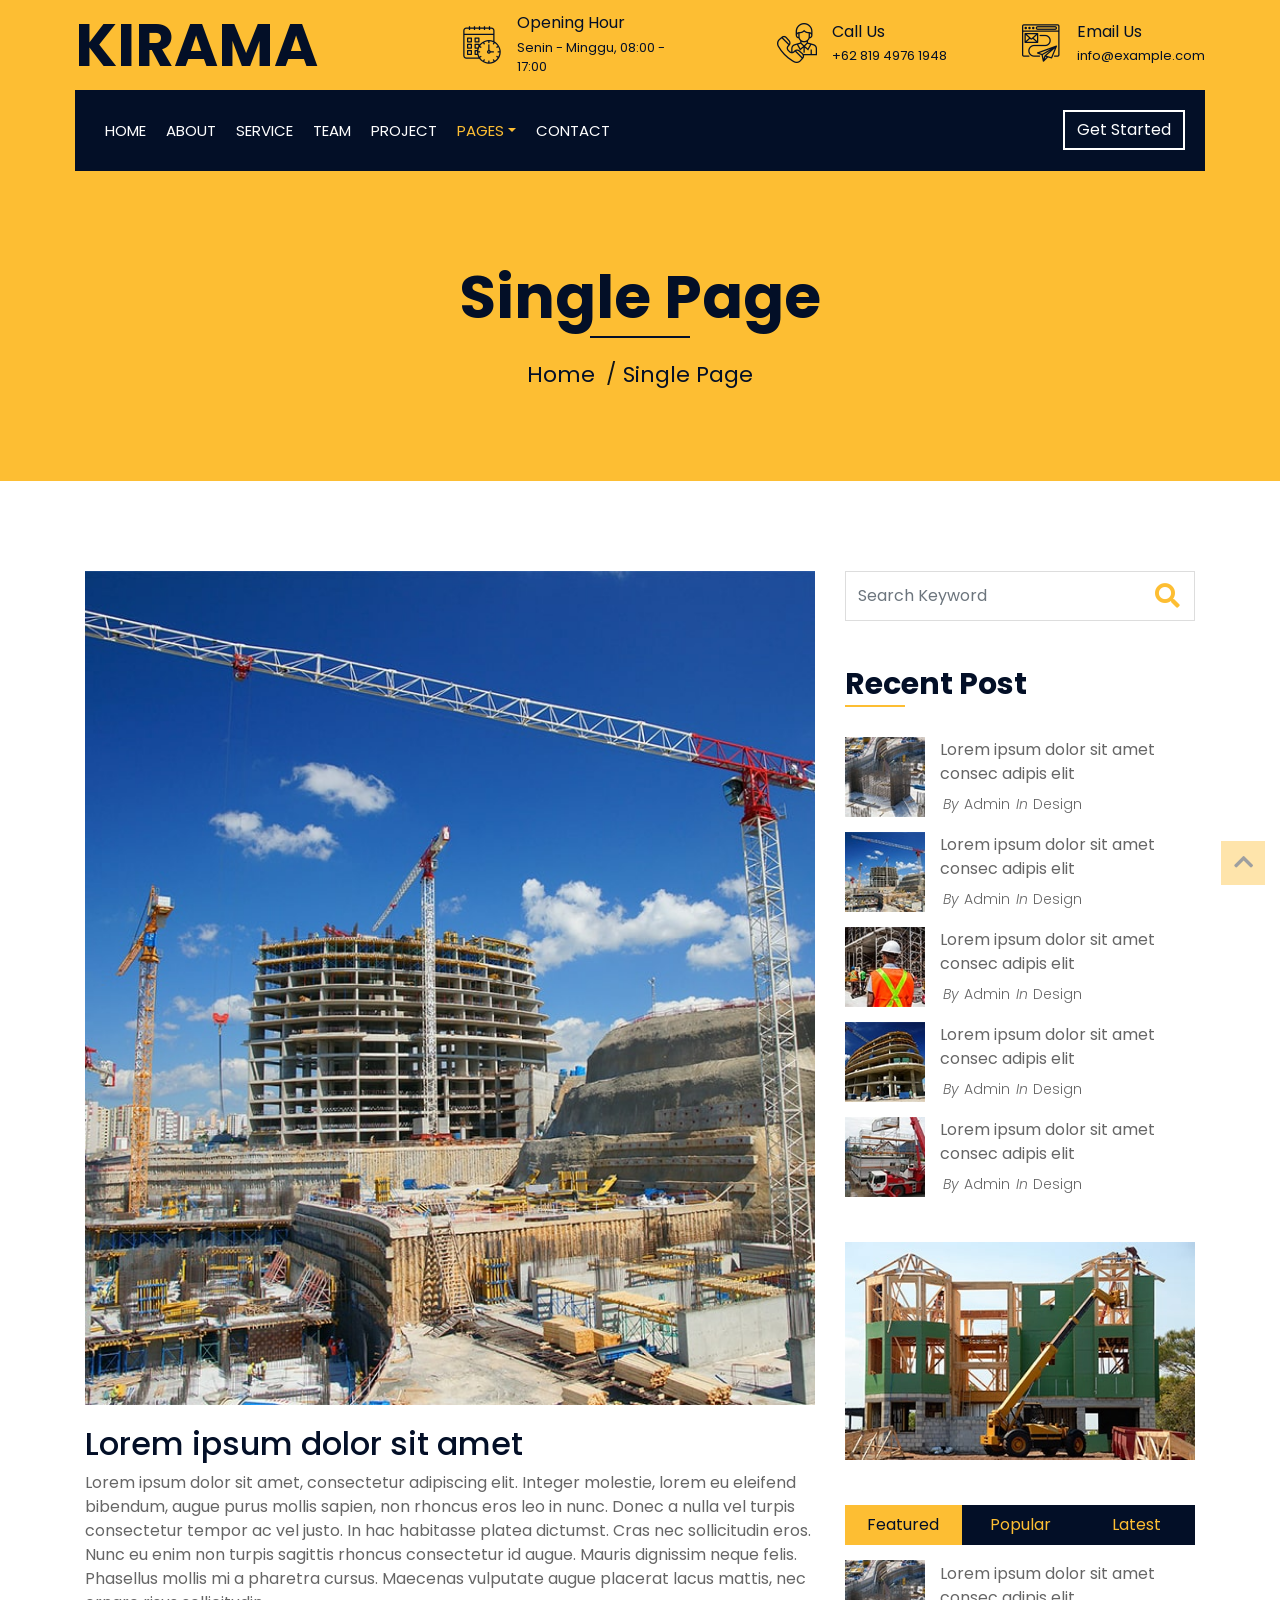
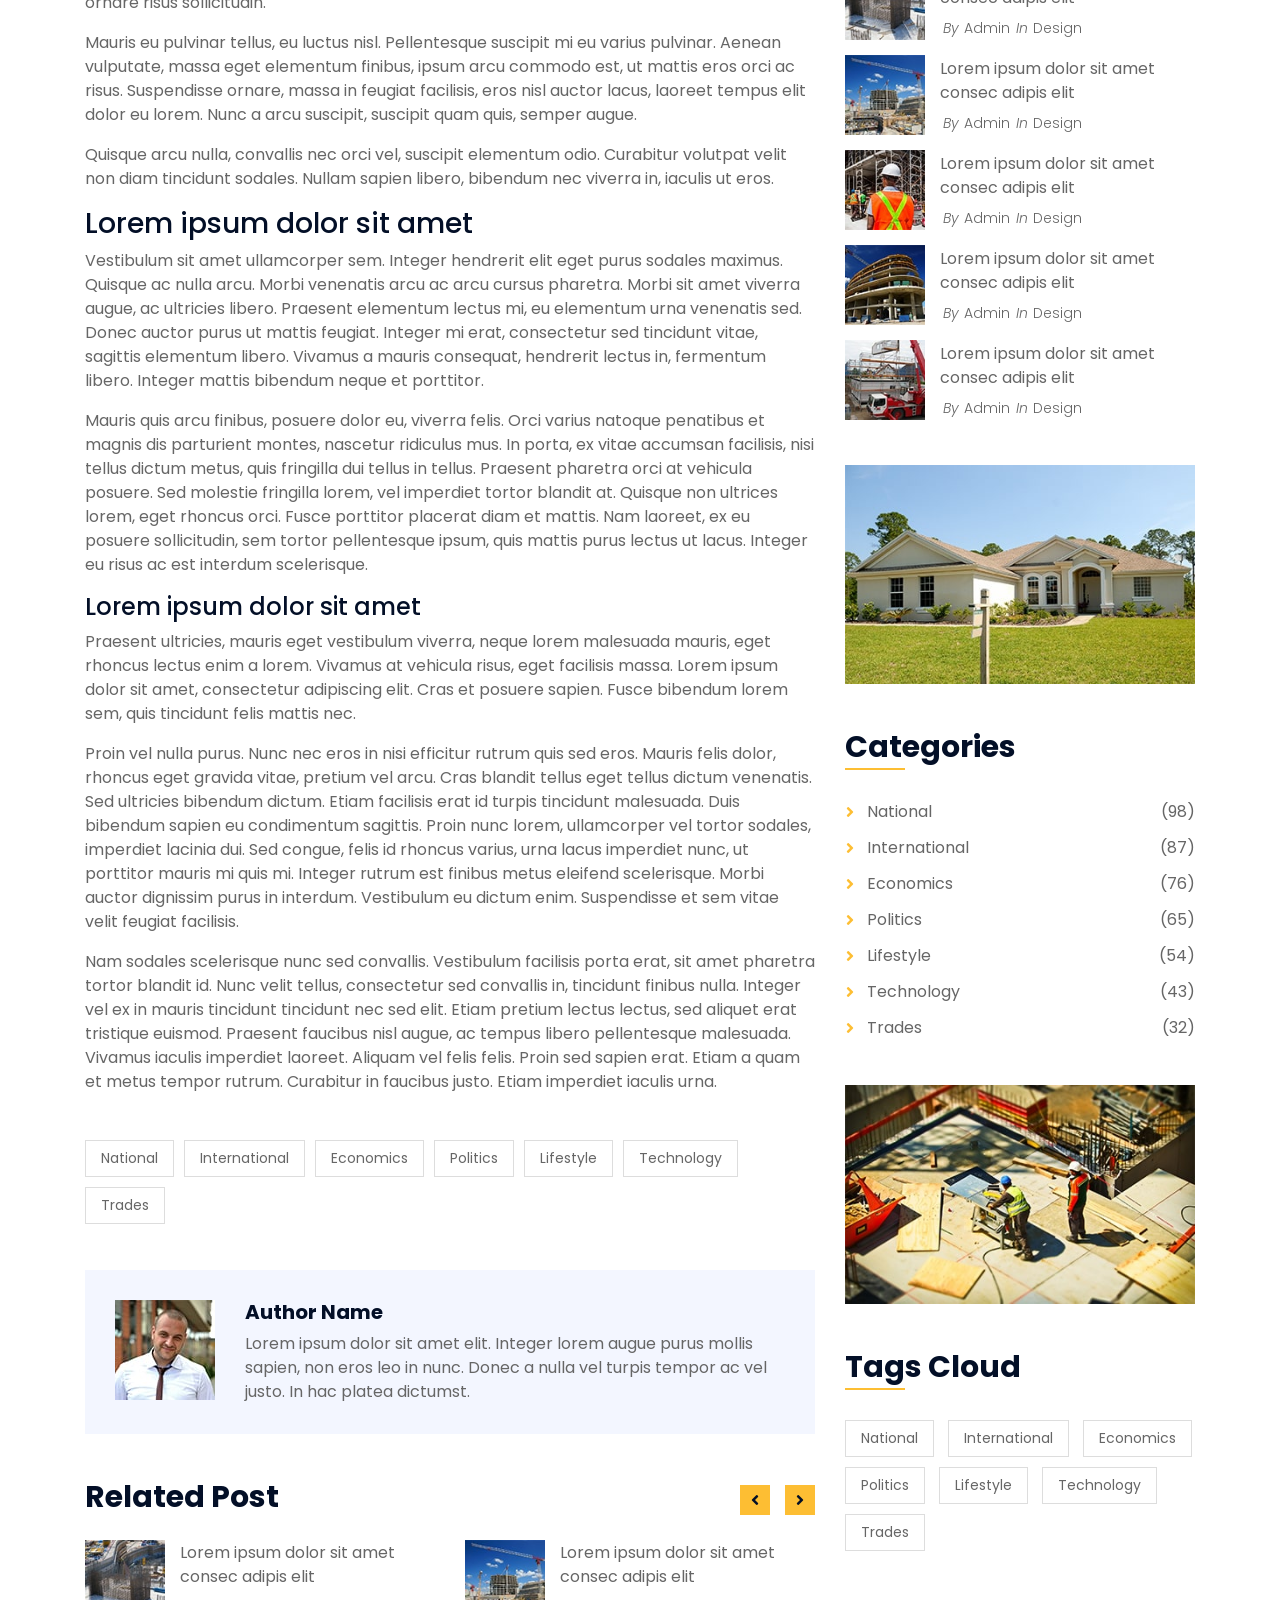
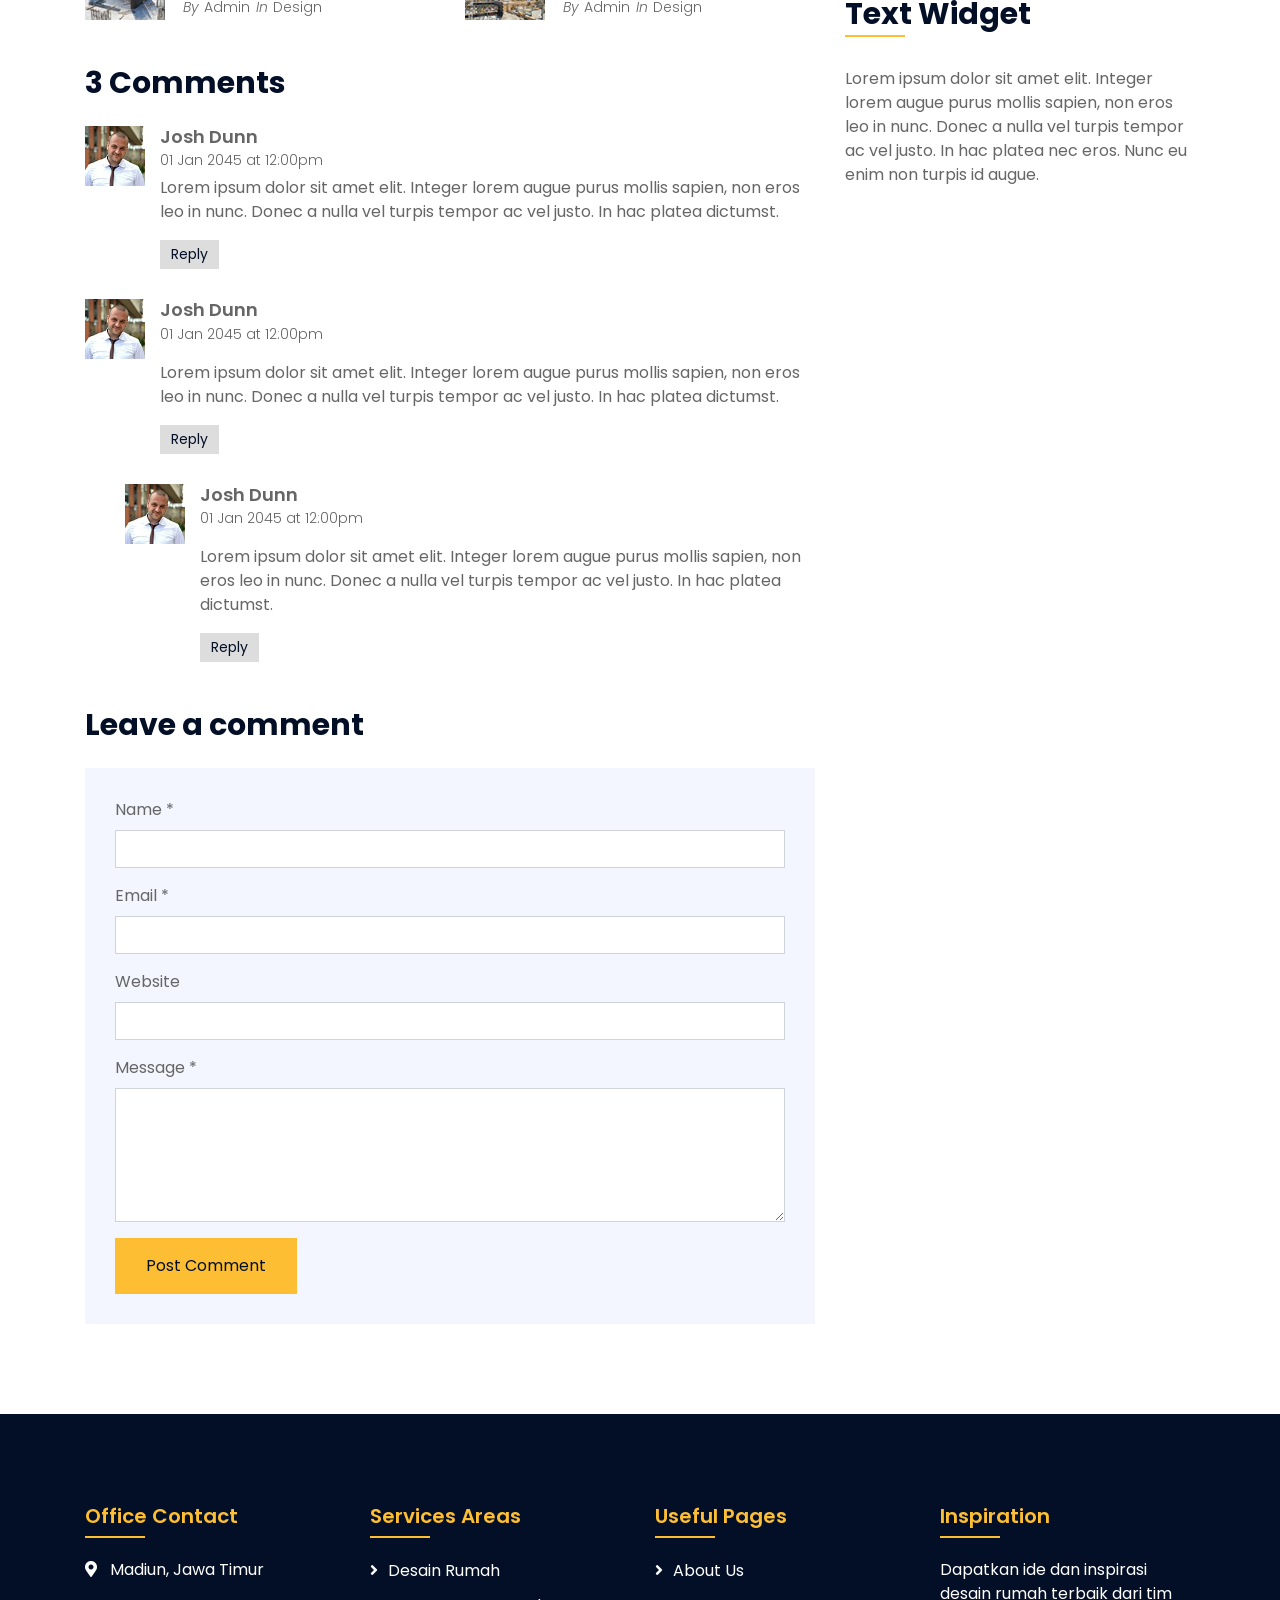
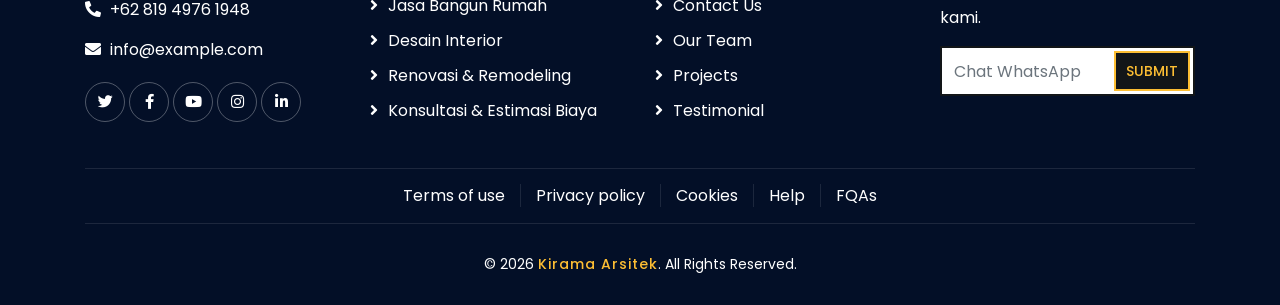
<file: single.html>
<!DOCTYPE html>
<html lang="en">
    <head>
        <meta charset="utf-8">
        <title>Kirama Arsitek Company Profil</title>
        <meta content="width=device-width, initial-scale=1.0" name="viewport">
        <meta content="Kirama Arsitek" name="keywords">
        <meta content="Kirama Arsitek" name="description">

        <!-- Favicon -->
        <link href="img/kirama.jpg" rel="icon">

        <!-- Google Font -->
        <link href="https://fonts.googleapis.com/css2?family=Poppins:wght@100;200;300;400;500;600;700;800;900&display=swap" rel="stylesheet">

        <!-- CSS Libraries -->
        <link href="https://stackpath.bootstrapcdn.com/bootstrap/4.4.1/css/bootstrap.min.css" rel="stylesheet">
        <link href="https://cdnjs.cloudflare.com/ajax/libs/font-awesome/5.10.0/css/all.min.css" rel="stylesheet">
        <link href="lib/flaticon/font/flaticon.css" rel="stylesheet"> 
        <link href="lib/animate/animate.min.css" rel="stylesheet">
        <link href="lib/owlcarousel/assets/owl.carousel.min.css" rel="stylesheet">
        <link href="lib/lightbox/css/lightbox.min.css" rel="stylesheet">
        <link href="lib/slick/slick.css" rel="stylesheet">
        <link href="lib/slick/slick-theme.css" rel="stylesheet">

        <!-- Template Stylesheet -->
        <link href="css/style.css" rel="stylesheet">
    </head>

    <body>
        <div class="wrapper">
            <!-- Top Bar Start -->
            <div class="top-bar">
                <div class="container-fluid">
                    <div class="row align-items-center">
                        <div class="col-lg-4 col-md-12">
                            <div class="logo">
                                <a href="index.html">
                                    <h1>KIRAMA</h1>
                                    <!-- <img src="img/logo.jpg" alt="Logo"> -->
                                </a>
                            </div>
                        </div>
                        <div class="col-lg-8 col-md-7 d-none d-lg-block">
                            <div class="row">
                                <div class="col-4">
                                    <div class="top-bar-item">
                                        <div class="top-bar-icon">
                                            <i class="flaticon-calendar"></i>
                                        </div>
                                        <div class="top-bar-text">
                                            <h3>Opening Hour</h3>
                                            <p>Senin - Minggu, 08:00 - 17:00</p>
                                        </div>
                                    </div>
                                </div>
                                <div class="col-4">
                                    <div class="top-bar-item">
                                        <div class="top-bar-icon">
                                            <i class="flaticon-call"></i>
                                        </div>
                                        <div class="top-bar-text">
                                            <h3>Call Us</h3>
                                            <p>+62 819 4976 1948</p>
                                        </div>
                                    </div>
                                </div>
                                <div class="col-4">
                                    <div class="top-bar-item">
                                        <div class="top-bar-icon">
                                            <i class="flaticon-send-mail"></i>
                                        </div>
                                        <div class="top-bar-text">
                                            <h3>Email Us</h3>
                                            <p>info@example.com</p>
                                        </div>
                                    </div>
                                </div>
                            </div>
                        </div>
                    </div>
                </div>
            </div>
            <!-- Top Bar End -->

            <!-- Nav Bar Start -->
            <div class="nav-bar">
                <div class="container-fluid">
                    <nav class="navbar navbar-expand-lg bg-dark navbar-dark">
                        <a href="#" class="navbar-brand">MENU</a>
                        <button type="button" class="navbar-toggler" data-toggle="collapse" data-target="#navbarCollapse">
                            <span class="navbar-toggler-icon"></span>
                        </button>

                        <div class="collapse navbar-collapse justify-content-between" id="navbarCollapse">
                            <div class="navbar-nav mr-auto">
                                <a href="index.html" class="nav-item nav-link">Home</a>
                                <a href="about.html" class="nav-item nav-link">About</a>
                                <a href="service.html" class="nav-item nav-link">Service</a>
                                <a href="team.html" class="nav-item nav-link">Team</a>
                                <a href="portfolio.html" class="nav-item nav-link">Project</a>
                                <div class="nav-item dropdown">
                                    <a href="#" class="nav-link dropdown-toggle active" data-toggle="dropdown">Pages</a>
                                    <div class="dropdown-menu">
                                        <a href="blog.html" class="dropdown-item">Blog Page</a>
                                        <a href="single.html" class="dropdown-item">Single Page</a>
                                    </div>
                                </div>
                                <a href="contact.html" class="nav-item nav-link">Contact</a>
                            </div>
                            <div class="ml-auto">
                                <a class="btn" href="#">Get Started</a>
                            </div>
                        </div>
                    </nav>
                </div>
            </div>
            <!-- Nav Bar End -->


            <!-- Page Header Start -->
            <div class="page-header">
                <div class="container">
                    <div class="row">
                        <div class="col-12">
                            <h2>Single Page</h2>
                        </div>
                        <div class="col-12">
                            <a href="">Home</a>
                            <a href="">Single Page</a>
                        </div>
                    </div>
                </div>
            </div>
            <!-- Page Header End -->


            <!-- Single Post Start-->
            <div class="single">
                <div class="container">
                    <div class="row">
                        <div class="col-lg-8">
                            <div class="single-content wow fadeInUp">
                                <img src="img/about.jpg" />
                                <h2>Lorem ipsum dolor sit amet</h2>
                                <p>
                                    Lorem ipsum dolor sit amet, consectetur adipiscing elit. Integer molestie, lorem eu eleifend bibendum, augue purus mollis sapien, non rhoncus eros leo in nunc. Donec a nulla vel turpis consectetur tempor ac vel justo. In hac habitasse platea dictumst. Cras nec sollicitudin eros. Nunc eu enim non turpis sagittis rhoncus consectetur id augue. Mauris dignissim neque felis. Phasellus mollis mi a pharetra cursus. Maecenas vulputate augue placerat lacus mattis, nec ornare risus sollicitudin.
                                </p>
                                <p>
                                    Mauris eu pulvinar tellus, eu luctus nisl. Pellentesque suscipit mi eu varius pulvinar. Aenean vulputate, massa eget elementum finibus, ipsum arcu commodo est, ut mattis eros orci ac risus. Suspendisse ornare, massa in feugiat facilisis, eros nisl auctor lacus, laoreet tempus elit dolor eu lorem. Nunc a arcu suscipit, suscipit quam quis, semper augue.
                                </p>
                                <p>
                                    Quisque arcu nulla, convallis nec orci vel, suscipit elementum odio. Curabitur volutpat velit non diam tincidunt sodales. Nullam sapien libero, bibendum nec viverra in, iaculis ut eros.
                                </p>
                                <h3>Lorem ipsum dolor sit amet</h3>
                                <p>
                                    Vestibulum sit amet ullamcorper sem. Integer hendrerit elit eget purus sodales maximus. Quisque ac nulla arcu. Morbi venenatis arcu ac arcu cursus pharetra. Morbi sit amet viverra augue, ac ultricies libero. Praesent elementum lectus mi, eu elementum urna venenatis sed. Donec auctor purus ut mattis feugiat. Integer mi erat, consectetur sed tincidunt vitae, sagittis elementum libero. Vivamus a mauris consequat, hendrerit lectus in, fermentum libero. Integer mattis bibendum neque et porttitor.
                                </p>
                                <p>
                                    Mauris quis arcu finibus, posuere dolor eu, viverra felis. Orci varius natoque penatibus et magnis dis parturient montes, nascetur ridiculus mus. In porta, ex vitae accumsan facilisis, nisi tellus dictum metus, quis fringilla dui tellus in tellus. Praesent pharetra orci at vehicula posuere. Sed molestie fringilla lorem, vel imperdiet tortor blandit at. Quisque non ultrices lorem, eget rhoncus orci. Fusce porttitor placerat diam et mattis. Nam laoreet, ex eu posuere sollicitudin, sem tortor pellentesque ipsum, quis mattis purus lectus ut lacus. Integer eu risus ac est interdum scelerisque.
                                </p>
                                <h4>Lorem ipsum dolor sit amet</h4>
                                <p>
                                    Praesent ultricies, mauris eget vestibulum viverra, neque lorem malesuada mauris, eget rhoncus lectus enim a lorem. Vivamus at vehicula risus, eget facilisis massa. Lorem ipsum dolor sit amet, consectetur adipiscing elit. Cras et posuere sapien. Fusce bibendum lorem sem, quis tincidunt felis mattis nec.
                                </p>
                                <p>
                                    Proin vel nulla purus. Nunc nec eros in nisi efficitur rutrum quis sed eros. Mauris felis dolor, rhoncus eget gravida vitae, pretium vel arcu. Cras blandit tellus eget tellus dictum venenatis. Sed ultricies bibendum dictum. Etiam facilisis erat id turpis tincidunt malesuada. Duis bibendum sapien eu condimentum sagittis. Proin nunc lorem, ullamcorper vel tortor sodales, imperdiet lacinia dui. Sed congue, felis id rhoncus varius, urna lacus imperdiet nunc, ut porttitor mauris mi quis mi. Integer rutrum est finibus metus eleifend scelerisque. Morbi auctor dignissim purus in interdum. Vestibulum eu dictum enim. Suspendisse et sem vitae velit feugiat facilisis.
                                </p>
                                <p>
                                    Nam sodales scelerisque nunc sed convallis. Vestibulum facilisis porta erat, sit amet pharetra tortor blandit id. Nunc velit tellus, consectetur sed convallis in, tincidunt finibus nulla. Integer vel ex in mauris tincidunt tincidunt nec sed elit. Etiam pretium lectus lectus, sed aliquet erat tristique euismod. Praesent faucibus nisl augue, ac tempus libero pellentesque malesuada. Vivamus iaculis imperdiet laoreet. Aliquam vel felis felis. Proin sed sapien erat. Etiam a quam et metus tempor rutrum. Curabitur in faucibus justo. Etiam imperdiet iaculis urna.
                                </p>
                            </div>
                            <div class="single-tags wow fadeInUp">
                                <a href="">National</a>
                                <a href="">International</a>
                                <a href="">Economics</a>
                                <a href="">Politics</a>
                                <a href="">Lifestyle</a>
                                <a href="">Technology</a>
                                <a href="">Trades</a>
                            </div>
                            <div class="single-bio wow fadeInUp">
                                <div class="single-bio-img">
                                    <img src="img/user.jpg" />
                                </div>
                                <div class="single-bio-text">
                                    <h3>Author Name</h3>
                                    <p>
                                        Lorem ipsum dolor sit amet elit. Integer lorem augue purus mollis sapien, non eros leo in nunc. Donec a nulla vel turpis tempor ac vel justo. In hac platea dictumst.
                                    </p>
                                </div>
                            </div>
                            <div class="single-related wow fadeInUp">
                                <h2>Related Post</h2>
                                <div class="owl-carousel related-slider">
                                    <div class="post-item">
                                        <div class="post-img">
                                            <img src="img/post-1.jpg" />
                                        </div>
                                        <div class="post-text">
                                            <a href="">Lorem ipsum dolor sit amet consec adipis elit</a>
                                            <div class="post-meta">
                                                <p>By<a href="">Admin</a></p>
                                                <p>In<a href="">Design</a></p>
                                            </div>
                                        </div>
                                    </div>
                                    <div class="post-item">
                                        <div class="post-img">
                                            <img src="img/post-2.jpg" />
                                        </div>
                                        <div class="post-text">
                                            <a href="">Lorem ipsum dolor sit amet consec adipis elit</a>
                                            <div class="post-meta">
                                                <p>By<a href="">Admin</a></p>
                                                <p>In<a href="">Design</a></p>
                                            </div>
                                        </div>
                                    </div>
                                    <div class="post-item">
                                        <div class="post-img">
                                            <img src="img/post-3.jpg" />
                                        </div>
                                        <div class="post-text">
                                            <a href="">Lorem ipsum dolor sit amet consec adipis elit</a>
                                            <div class="post-meta">
                                                <p>By<a href="">Admin</a></p>
                                                <p>In<a href="">Design</a></p>
                                            </div>
                                        </div>
                                    </div>
                                    <div class="post-item">
                                        <div class="post-img">
                                            <img src="img/post-4.jpg" />
                                        </div>
                                        <div class="post-text">
                                            <a href="">Lorem ipsum dolor sit amet consec adipis elit</a>
                                            <div class="post-meta">
                                                <p>By<a href="">Admin</a></p>
                                                <p>In<a href="">Design</a></p>
                                            </div>
                                        </div>
                                    </div>
                                </div>
                            </div>

                            <div class="single-comment wow fadeInUp">
                                <h2>3 Comments</h2>
                                <ul class="comment-list">
                                    <li class="comment-item">
                                        <div class="comment-body">
                                            <div class="comment-img">
                                                <img src="img/user.jpg" />
                                            </div>
                                            <div class="comment-text">
                                                <h3><a href="">Josh Dunn</a></h3>
                                                <span>01 Jan 2045 at 12:00pm</span>
                                                <p>
                                                    Lorem ipsum dolor sit amet elit. Integer lorem augue purus mollis sapien, non eros leo in nunc. Donec a nulla vel turpis tempor ac vel justo. In hac platea dictumst. 
                                                </p>
                                                <a class="btn" href="">Reply</a>
                                            </div>
                                        </div>
                                    </li>
                                    <li class="comment-item">
                                        <div class="comment-body">
                                            <div class="comment-img">
                                                <img src="img/user.jpg" />
                                            </div>
                                            <div class="comment-text">
                                                <h3><a href="">Josh Dunn</a></h3>
                                                <p><span>01 Jan 2045 at 12:00pm</span></p>
                                                <p>
                                                    Lorem ipsum dolor sit amet elit. Integer lorem augue purus mollis sapien, non eros leo in nunc. Donec a nulla vel turpis tempor ac vel justo. In hac platea dictumst. 
                                                </p>
                                                <a class="btn" href="">Reply</a>
                                            </div>
                                        </div>
                                        <ul class="comment-child">
                                            <li class="comment-item">
                                                <div class="comment-body">
                                                    <div class="comment-img">
                                                        <img src="img/user.jpg" />
                                                    </div>
                                                    <div class="comment-text">
                                                        <h3><a href="">Josh Dunn</a></h3>
                                                        <p><span>01 Jan 2045 at 12:00pm</span></p>
                                                        <p>
                                                            Lorem ipsum dolor sit amet elit. Integer lorem augue purus mollis sapien, non eros leo in nunc. Donec a nulla vel turpis tempor ac vel justo. In hac platea dictumst. 
                                                        </p>
                                                        <a class="btn" href="">Reply</a>
                                                    </div>
                                                </div>
                                            </li>
                                        </ul>
                                    </li>
                                </ul>
                            </div>
                            <div class="comment-form wow fadeInUp">
                                <h2>Leave a comment</h2>
                                <form>
                                    <div class="form-group">
                                        <label for="name">Name *</label>
                                        <input type="text" class="form-control" id="name">
                                    </div>
                                    <div class="form-group">
                                        <label for="email">Email *</label>
                                        <input type="email" class="form-control" id="email">
                                    </div>
                                    <div class="form-group">
                                        <label for="website">Website</label>
                                        <input type="url" class="form-control" id="website">
                                    </div>

                                    <div class="form-group">
                                        <label for="message">Message *</label>
                                        <textarea id="message" cols="30" rows="5" class="form-control"></textarea>
                                    </div>
                                    <div class="form-group">
                                        <input type="submit" value="Post Comment" class="btn">
                                    </div>
                                </form>
                            </div>
                        </div>

                        <div class="col-lg-4">
                            <div class="sidebar">
                                <div class="sidebar-widget wow fadeInUp">
                                    <div class="search-widget">
                                        <form>
                                            <input class="form-control" type="text" placeholder="Search Keyword">
                                            <button class="btn"><i class="fa fa-search"></i></button>
                                        </form>
                                    </div>
                                </div>

                                <div class="sidebar-widget wow fadeInUp">
                                    <h2 class="widget-title">Recent Post</h2>
                                    <div class="recent-post">
                                        <div class="post-item">
                                            <div class="post-img">
                                                <img src="img/post-1.jpg" />
                                            </div>
                                            <div class="post-text">
                                                <a href="">Lorem ipsum dolor sit amet consec adipis elit</a>
                                                <div class="post-meta">
                                                    <p>By<a href="">Admin</a></p>
                                                    <p>In<a href="">Design</a></p>
                                                </div>
                                            </div>
                                        </div>
                                        <div class="post-item">
                                            <div class="post-img">
                                                <img src="img/post-2.jpg" />
                                            </div>
                                            <div class="post-text">
                                                <a href="">Lorem ipsum dolor sit amet consec adipis elit</a>
                                                <div class="post-meta">
                                                    <p>By<a href="">Admin</a></p>
                                                    <p>In<a href="">Design</a></p>
                                                </div>
                                            </div>
                                        </div>
                                        <div class="post-item">
                                            <div class="post-img">
                                                <img src="img/post-3.jpg" />
                                            </div>
                                            <div class="post-text">
                                                <a href="">Lorem ipsum dolor sit amet consec adipis elit</a>
                                                <div class="post-meta">
                                                    <p>By<a href="">Admin</a></p>
                                                    <p>In<a href="">Design</a></p>
                                                </div>
                                            </div>
                                        </div>
                                        <div class="post-item">
                                            <div class="post-img">
                                                <img src="img/post-4.jpg" />
                                            </div>
                                            <div class="post-text">
                                                <a href="">Lorem ipsum dolor sit amet consec adipis elit</a>
                                                <div class="post-meta">
                                                    <p>By<a href="">Admin</a></p>
                                                    <p>In<a href="">Design</a></p>
                                                </div>
                                            </div>
                                        </div>
                                        <div class="post-item">
                                            <div class="post-img">
                                                <img src="img/post-5.jpg" />
                                            </div>
                                            <div class="post-text">
                                                <a href="">Lorem ipsum dolor sit amet consec adipis elit</a>
                                                <div class="post-meta">
                                                    <p>By<a href="">Admin</a></p>
                                                    <p>In<a href="">Design</a></p>
                                                </div>
                                            </div>
                                        </div>
                                    </div>
                                </div>

                                <div class="sidebar-widget wow fadeInUp">
                                    <div class="image-widget">
                                        <a href="#"><img src="img/blog-1.jpg" alt="Image"></a>
                                    </div>
                                </div>

                                <div class="sidebar-widget wow fadeInUp">
                                    <div class="tab-post">
                                        <ul class="nav nav-pills nav-justified">
                                            <li class="nav-item">
                                                <a class="nav-link active" data-toggle="pill" href="#featured">Featured</a>
                                            </li>
                                            <li class="nav-item">
                                                <a class="nav-link" data-toggle="pill" href="#popular">Popular</a>
                                            </li>
                                            <li class="nav-item">
                                                <a class="nav-link" data-toggle="pill" href="#latest">Latest</a>
                                            </li>
                                        </ul>

                                        <div class="tab-content">
                                            <div id="featured" class="container tab-pane active">
                                                <div class="post-item">
                                                    <div class="post-img">
                                                        <img src="img/post-1.jpg" />
                                                    </div>
                                                    <div class="post-text">
                                                        <a href="">Lorem ipsum dolor sit amet consec adipis elit</a>
                                                        <div class="post-meta">
                                                            <p>By<a href="">Admin</a></p>
                                                            <p>In<a href="">Design</a></p>
                                                        </div>
                                                    </div>
                                                </div>
                                                <div class="post-item">
                                                    <div class="post-img">
                                                        <img src="img/post-2.jpg" />
                                                    </div>
                                                    <div class="post-text">
                                                        <a href="">Lorem ipsum dolor sit amet consec adipis elit</a>
                                                        <div class="post-meta">
                                                            <p>By<a href="">Admin</a></p>
                                                            <p>In<a href="">Design</a></p>
                                                        </div>
                                                    </div>
                                                </div>
                                                <div class="post-item">
                                                    <div class="post-img">
                                                        <img src="img/post-3.jpg" />
                                                    </div>
                                                    <div class="post-text">
                                                        <a href="">Lorem ipsum dolor sit amet consec adipis elit</a>
                                                        <div class="post-meta">
                                                            <p>By<a href="">Admin</a></p>
                                                            <p>In<a href="">Design</a></p>
                                                        </div>
                                                    </div>
                                                </div>
                                                <div class="post-item">
                                                    <div class="post-img">
                                                        <img src="img/post-4.jpg" />
                                                    </div>
                                                    <div class="post-text">
                                                        <a href="">Lorem ipsum dolor sit amet consec adipis elit</a>
                                                        <div class="post-meta">
                                                            <p>By<a href="">Admin</a></p>
                                                            <p>In<a href="">Design</a></p>
                                                        </div>
                                                    </div>
                                                </div>
                                                <div class="post-item">
                                                    <div class="post-img">
                                                        <img src="img/post-5.jpg" />
                                                    </div>
                                                    <div class="post-text">
                                                        <a href="">Lorem ipsum dolor sit amet consec adipis elit</a>
                                                        <div class="post-meta">
                                                            <p>By<a href="">Admin</a></p>
                                                            <p>In<a href="">Design</a></p>
                                                        </div>
                                                    </div>
                                                </div>
                                            </div>
                                            <div id="popular" class="container tab-pane fade">
                                                <div class="post-item">
                                                    <div class="post-img">
                                                        <img src="img/post-1.jpg" />
                                                    </div>
                                                    <div class="post-text">
                                                        <a href="">Lorem ipsum dolor sit amet consec adipis elit</a>
                                                        <div class="post-meta">
                                                            <p>By<a href="">Admin</a></p>
                                                            <p>In<a href="">Design</a></p>
                                                        </div>
                                                    </div>
                                                </div>
                                                <div class="post-item">
                                                    <div class="post-img">
                                                        <img src="img/post-2.jpg" />
                                                    </div>
                                                    <div class="post-text">
                                                        <a href="">Lorem ipsum dolor sit amet consec adipis elit</a>
                                                        <div class="post-meta">
                                                            <p>By<a href="">Admin</a></p>
                                                            <p>In<a href="">Design</a></p>
                                                        </div>
                                                    </div>
                                                </div>
                                                <div class="post-item">
                                                    <div class="post-img">
                                                        <img src="img/post-3.jpg" />
                                                    </div>
                                                    <div class="post-text">
                                                        <a href="">Lorem ipsum dolor sit amet consec adipis elit</a>
                                                        <div class="post-meta">
                                                            <p>By<a href="">Admin</a></p>
                                                            <p>In<a href="">Design</a></p>
                                                        </div>
                                                    </div>
                                                </div>
                                                <div class="post-item">
                                                    <div class="post-img">
                                                        <img src="img/post-4.jpg" />
                                                    </div>
                                                    <div class="post-text">
                                                        <a href="">Lorem ipsum dolor sit amet consec adipis elit</a>
                                                        <div class="post-meta">
                                                            <p>By<a href="">Admin</a></p>
                                                            <p>In<a href="">Design</a></p>
                                                        </div>
                                                    </div>
                                                </div>
                                                <div class="post-item">
                                                    <div class="post-img">
                                                        <img src="img/post-5.jpg" />
                                                    </div>
                                                    <div class="post-text">
                                                        <a href="">Lorem ipsum dolor sit amet consec adipis elit</a>
                                                        <div class="post-meta">
                                                            <p>By<a href="">Admin</a></p>
                                                            <p>In<a href="">Design</a></p>
                                                        </div>
                                                    </div>
                                                </div>
                                            </div>
                                            <div id="latest" class="container tab-pane fade">
                                                <div class="post-item">
                                                    <div class="post-img">
                                                        <img src="img/post-1.jpg" />
                                                    </div>
                                                    <div class="post-text">
                                                        <a href="">Lorem ipsum dolor sit amet consec adipis elit</a>
                                                        <div class="post-meta">
                                                            <p>By<a href="">Admin</a></p>
                                                            <p>In<a href="">Design</a></p>
                                                        </div>
                                                    </div>
                                                </div>
                                                <div class="post-item">
                                                    <div class="post-img">
                                                        <img src="img/post-2.jpg" />
                                                    </div>
                                                    <div class="post-text">
                                                        <a href="">Lorem ipsum dolor sit amet consec adipis elit</a>
                                                        <div class="post-meta">
                                                            <p>By<a href="">Admin</a></p>
                                                            <p>In<a href="">Design</a></p>
                                                        </div>
                                                    </div>
                                                </div>
                                                <div class="post-item">
                                                    <div class="post-img">
                                                        <img src="img/post-3.jpg" />
                                                    </div>
                                                    <div class="post-text">
                                                        <a href="">Lorem ipsum dolor sit amet consec adipis elit</a>
                                                        <div class="post-meta">
                                                            <p>By<a href="">Admin</a></p>
                                                            <p>In<a href="">Design</a></p>
                                                        </div>
                                                    </div>
                                                </div>
                                                <div class="post-item">
                                                    <div class="post-img">
                                                        <img src="img/post-4.jpg" />
                                                    </div>
                                                    <div class="post-text">
                                                        <a href="">Lorem ipsum dolor sit amet consec adipis elit</a>
                                                        <div class="post-meta">
                                                            <p>By<a href="">Admin</a></p>
                                                            <p>In<a href="">Design</a></p>
                                                        </div>
                                                    </div>
                                                </div>
                                                <div class="post-item">
                                                    <div class="post-img">
                                                        <img src="img/post-5.jpg" />
                                                    </div>
                                                    <div class="post-text">
                                                        <a href="">Lorem ipsum dolor sit amet consec adipis elit</a>
                                                        <div class="post-meta">
                                                            <p>By<a href="">Admin</a></p>
                                                            <p>In<a href="">Design</a></p>
                                                        </div>
                                                    </div>
                                                </div>
                                            </div>
                                        </div>
                                    </div>
                                </div>

                                <div class="sidebar-widget wow fadeInUp">
                                    <div class="image-widget">
                                        <a href="#"><img src="img/blog-2.jpg" alt="Image"></a>
                                    </div>
                                </div>

                                <div class="sidebar-widget wow fadeInUp">
                                    <h2 class="widget-title">Categories</h2>
                                    <div class="category-widget">
                                        <ul>
                                            <li><a href="">National</a><span>(98)</span></li>
                                            <li><a href="">International</a><span>(87)</span></li>
                                            <li><a href="">Economics</a><span>(76)</span></li>
                                            <li><a href="">Politics</a><span>(65)</span></li>
                                            <li><a href="">Lifestyle</a><span>(54)</span></li>
                                            <li><a href="">Technology</a><span>(43)</span></li>
                                            <li><a href="">Trades</a><span>(32)</span></li>
                                        </ul>
                                    </div>
                                </div>

                                <div class="sidebar-widget wow fadeInUp">
                                    <div class="image-widget">
                                        <a href="#"><img src="img/blog-3.jpg" alt="Image"></a>
                                    </div>
                                </div>

                                <div class="sidebar-widget wow fadeInUp">
                                    <h2 class="widget-title">Tags Cloud</h2>
                                    <div class="tag-widget">
                                        <a href="">National</a>
                                        <a href="">International</a>
                                        <a href="">Economics</a>
                                        <a href="">Politics</a>
                                        <a href="">Lifestyle</a>
                                        <a href="">Technology</a>
                                        <a href="">Trades</a>
                                    </div>
                                </div>

                                <div class="sidebar-widget wow fadeInUp">
                                    <h2 class="widget-title">Text Widget</h2>
                                    <div class="text-widget">
                                        <p>
                                            Lorem ipsum dolor sit amet elit. Integer lorem augue purus mollis sapien, non eros leo in nunc. Donec a nulla vel turpis tempor ac vel justo. In hac platea nec eros. Nunc eu enim non turpis id augue.
                                        </p>
                                    </div>
                                </div>
                            </div>
                        </div>
                    </div>
                </div>
            </div>
            <!-- Single Post End-->   


            <!-- Footer Start -->
            <div class="footer wow fadeIn" data-wow-delay="0.3s">
                <div class="container">
                    <div class="row">
                        <div class="col-md-6 col-lg-3">
                            <div class="footer-contact">
                                <h2>Office Contact</h2>
                                <p><i class="fa fa-map-marker-alt"></i>Madiun, Jawa Timur</p>
                                <p><i class="fa fa-phone-alt"></i>+62 819 4976 1948</p>
                                <p><i class="fa fa-envelope"></i>info@example.com</p>
                                <div class="footer-social">
                                    <a href=""><i class="fab fa-twitter"></i></a>
                                    <a href=""><i class="fab fa-facebook-f"></i></a>
                                    <a href=""><i class="fab fa-youtube"></i></a>
                                    <a href=""><i class="fab fa-instagram"></i></a>
                                    <a href=""><i class="fab fa-linkedin-in"></i></a>
                                </div>
                            </div>
                        </div>
                        <div class="col-md-6 col-lg-3">
                            <div class="footer-link">
                                <h2>Services Areas</h2>
                                <a href="">Desain Rumah</a>
                                <a href="">Jasa Bangun Rumah</a>
                                <a href="">Desain Interior</a>
                                <a href="">Renovasi & Remodeling</a>
                                <a href="">Konsultasi & Estimasi Biaya</a>
                            </div>
                        </div>
                        <div class="col-md-6 col-lg-3">
                            <div class="footer-link">
                                <h2>Useful Pages</h2>
                                <a href="">About Us</a>
                                <a href="">Contact Us</a>
                                <a href="">Our Team</a>
                                <a href="">Projects</a>
                                <a href="">Testimonial</a>
                            </div>
                        </div>
                        <div class="col-md-6 col-lg-3">
                            <div class="newsletter">
                                <h2>Inspiration</h2>
                                <p>
                                    Dapatkan ide dan inspirasi desain rumah terbaik dari tim kami.
                                </p>
                                <div class="form">
                                    <input class="form-control" placeholder="Chat WhatsApp">
                                    <button class="btn">Submit</button>
                                    <a href="https://wa.me/6281949761948" target="_blank" class="btn btn-primary">Submit</a>
                                </div>
                            </div>
                        </div>
                    </div>
                </div>
                <div class="container footer-menu">
                    <div class="f-menu">
                        <a href="">Terms of use</a>
                        <a href="">Privacy policy</a>
                        <a href="">Cookies</a>
                        <a href="">Help</a>
                        <a href="">FQAs</a>
                    </div>
                </div>
                <div class="container copyright">
                    <div class="row">
                        <div class="col-12 text-center">
                            <p>
                                &copy; <script>document.write(new Date().getFullYear())</script> 
                                <a href="#">Kirama Arsitek</a>. All Rights Reserved.
                              </p>
                              
                        </div>
                    </div>
                </div>
            </div>
            <!-- Footer End -->

            <a href="#" class="back-to-top"><i class="fa fa-chevron-up"></i></a>
        </div>

        <!-- JavaScript Libraries -->
        <script src="https://code.jquery.com/jquery-3.4.1.min.js"></script>
        <script src="https://stackpath.bootstrapcdn.com/bootstrap/4.4.1/js/bootstrap.bundle.min.js"></script>
        <script src="lib/easing/easing.min.js"></script>
        <script src="lib/wow/wow.min.js"></script>
        <script src="lib/owlcarousel/owl.carousel.min.js"></script>
        <script src="lib/isotope/isotope.pkgd.min.js"></script>
        <script src="lib/lightbox/js/lightbox.min.js"></script>
        <script src="lib/waypoints/waypoints.min.js"></script>
        <script src="lib/counterup/counterup.min.js"></script>
        <script src="lib/slick/slick.min.js"></script>

        <!-- Template Javascript -->
        <script src="js/main.js"></script>
    </body>
</html>
</file>
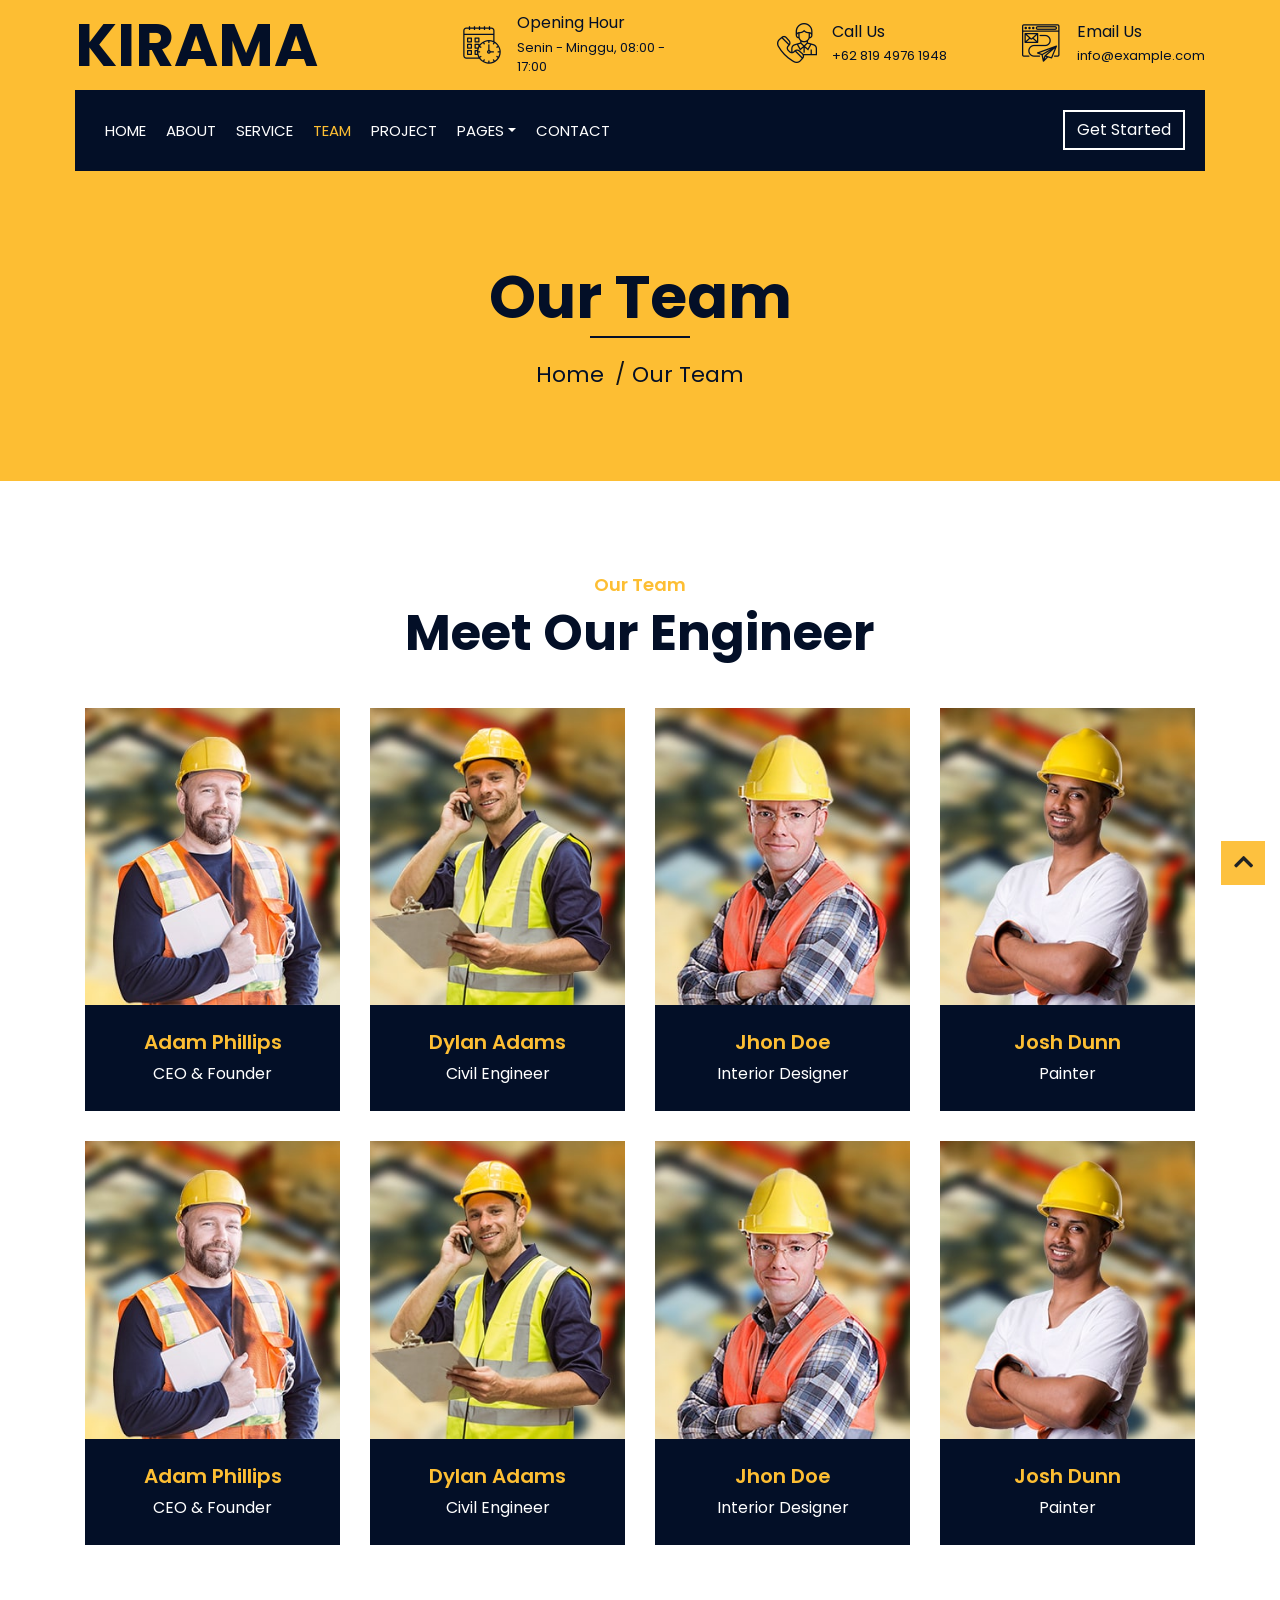
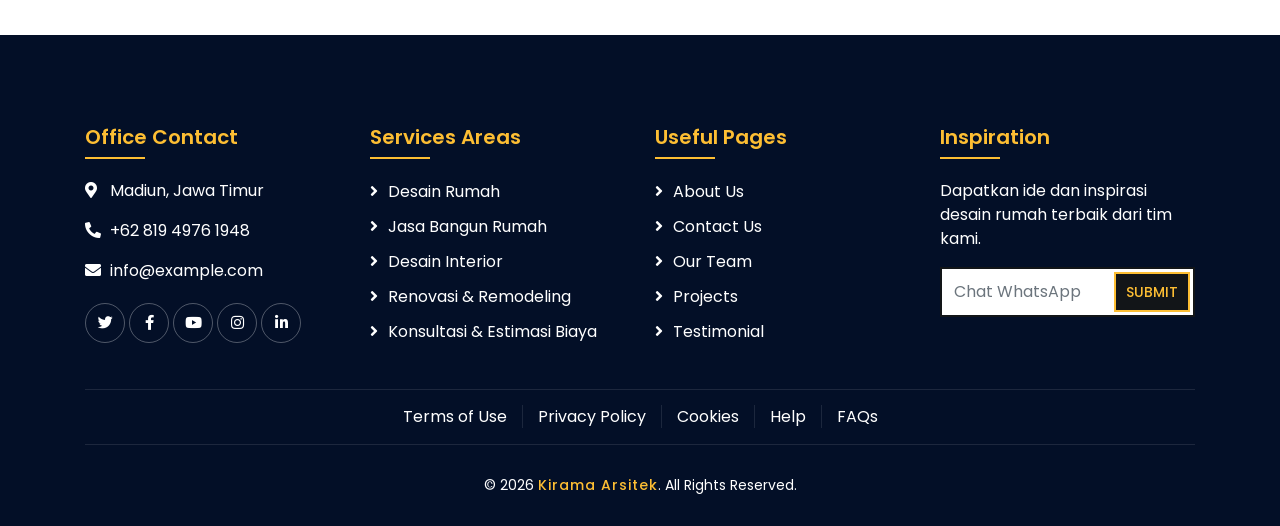
<file: team.html>
<!DOCTYPE html>
<html lang="en">
    <head>
        <meta charset="utf-8">
        <title>Kirama Arsitek Company Profil</title>
        <meta content="width=device-width, initial-scale=1.0" name="viewport">
        <meta content="Kirama Arsitek" name="keywords">
        <meta content="Kirama Arsitek" name="description">

        <!-- Favicon -->
        <link href="img/kirama.jpg" rel="icon">

        <!-- Google Font -->
        <link href="https://fonts.googleapis.com/css2?family=Poppins:wght@100;200;300;400;500;600;700;800;900&display=swap" rel="stylesheet">

        <!-- CSS Libraries -->
        <link href="https://stackpath.bootstrapcdn.com/bootstrap/4.4.1/css/bootstrap.min.css" rel="stylesheet">
        <link href="https://cdnjs.cloudflare.com/ajax/libs/font-awesome/5.10.0/css/all.min.css" rel="stylesheet">
        <link href="lib/flaticon/font/flaticon.css" rel="stylesheet"> 
        <link href="lib/animate/animate.min.css" rel="stylesheet">
        <link href="lib/owlcarousel/assets/owl.carousel.min.css" rel="stylesheet">
        <link href="lib/lightbox/css/lightbox.min.css" rel="stylesheet">
        <link href="lib/slick/slick.css" rel="stylesheet">
        <link href="lib/slick/slick-theme.css" rel="stylesheet">

        <!-- Template Stylesheet -->
        <link href="css/style.css" rel="stylesheet">
    </head>

    <body>
        <div class="wrapper">
            <!-- Top Bar Start -->
            <div class="top-bar">
                <div class="container-fluid">
                    <div class="row align-items-center">
                        <div class="col-lg-4 col-md-12">
                            <div class="logo">
                                <a href="index.html">
                                    <h1>KIRAMA</h1>
                                    <!-- <img src="img/logo.jpg" alt="Logo"> -->
                                </a>
                            </div>
                        </div>
                        <div class="col-lg-8 col-md-7 d-none d-lg-block">
                            <div class="row">
                                <div class="col-4">
                                    <div class="top-bar-item">
                                        <div class="top-bar-icon">
                                            <i class="flaticon-calendar"></i>
                                        </div>
                                        <div class="top-bar-text">
                                            <h3>Opening Hour</h3>
                                            <p>Senin - Minggu, 08:00 - 17:00</p>
                                        </div>
                                    </div>
                                </div>
                                <div class="col-4">
                                    <div class="top-bar-item">
                                        <div class="top-bar-icon">
                                            <i class="flaticon-call"></i>
                                        </div>
                                        <div class="top-bar-text">
                                            <h3>Call Us</h3>
                                            <p>+62 819 4976 1948</p>
                                        </div>
                                    </div>
                                </div>
                                <div class="col-4">
                                    <div class="top-bar-item">
                                        <div class="top-bar-icon">
                                            <i class="flaticon-send-mail"></i>
                                        </div>
                                        <div class="top-bar-text">
                                            <h3>Email Us</h3>
                                            <p>info@example.com</p>
                                        </div>
                                    </div>
                                </div>
                            </div>
                        </div>
                    </div>
                </div>
            </div>
            <!-- Top Bar End -->

            <!-- Nav Bar Start -->
            <div class="nav-bar">
                <div class="container-fluid">
                    <nav class="navbar navbar-expand-lg bg-dark navbar-dark">
                        <a href="#" class="navbar-brand">MENU</a>
                        <button type="button" class="navbar-toggler" data-toggle="collapse" data-target="#navbarCollapse">
                            <span class="navbar-toggler-icon"></span>
                        </button>

                        <div class="collapse navbar-collapse justify-content-between" id="navbarCollapse">
                            <div class="navbar-nav mr-auto">
                                <a href="index.html" class="nav-item nav-link">Home</a>
                                <a href="about.html" class="nav-item nav-link">About</a>
                                <a href="service.html" class="nav-item nav-link">Service</a>
                                <a href="team.html" class="nav-item nav-link active">Team</a>
                                <a href="portfolio.html" class="nav-item nav-link">Project</a>
                                <div class="nav-item dropdown">
                                    <a href="#" class="nav-link dropdown-toggle" data-toggle="dropdown">Pages</a>
                                    <div class="dropdown-menu">
                                        <a href="blog.html" class="dropdown-item">Blog Page</a>
                                        <a href="single.html" class="dropdown-item">Single Page</a>
                                    </div>
                                </div>
                                <a href="contact.html" class="nav-item nav-link">Contact</a>
                            </div>
                            <div class="ml-auto">
                                <a class="btn" href="#">Get Started</a>
                            </div>
                        </div>
                    </nav>
                </div>
            </div>
            <!-- Nav Bar End -->
            
            
            <!-- Page Header Start -->
            <div class="page-header">
                <div class="container">
                    <div class="row">
                        <div class="col-12">
                            <h2>Our Team</h2>
                        </div>
                        <div class="col-12">
                            <a href="">Home</a>
                            <a href="">Our Team</a>
                        </div>
                    </div>
                </div>
            </div>
            <!-- Page Header End -->


            <!-- Team Start -->
            <div class="team">
                <div class="container">
                    <div class="section-header text-center">
                        <p>Our Team</p>
                        <h2>Meet Our Engineer</h2>
                    </div>
                    <div class="row">
                        <div class="col-lg-3 col-md-6 wow fadeInUp" data-wow-delay="0.1s">
                            <div class="team-item">
                                <div class="team-img">
                                    <img src="img/team-1.jpg" alt="Team Image">
                                </div>
                                <div class="team-text">
                                    <h2>Adam Phillips</h2>
                                    <p>CEO & Founder</p>
                                </div>
                                <div class="team-social">
                                    <a class="social-tw" href=""><i class="fab fa-twitter"></i></a>
                                    <a class="social-fb" href=""><i class="fab fa-facebook-f"></i></a>
                                    <a class="social-li" href=""><i class="fab fa-linkedin-in"></i></a>
                                    <a class="social-in" href=""><i class="fab fa-instagram"></i></a>
                                </div>
                            </div>
                        </div>
                        <div class="col-lg-3 col-md-6 wow fadeInUp" data-wow-delay="0.2s">
                            <div class="team-item">
                                <div class="team-img">
                                    <img src="img/team-2.jpg" alt="Team Image">
                                </div>
                                <div class="team-text">
                                    <h2>Dylan Adams</h2>
                                    <p>Civil Engineer</p>
                                </div>
                                <div class="team-social">
                                    <a class="social-tw" href=""><i class="fab fa-twitter"></i></a>
                                    <a class="social-fb" href=""><i class="fab fa-facebook-f"></i></a>
                                    <a class="social-li" href=""><i class="fab fa-linkedin-in"></i></a>
                                    <a class="social-in" href=""><i class="fab fa-instagram"></i></a>
                                </div>
                            </div>
                        </div>
                        <div class="col-lg-3 col-md-6 wow fadeInUp" data-wow-delay="0.3s">
                            <div class="team-item">
                                <div class="team-img">
                                    <img src="img/team-3.jpg" alt="Team Image">
                                </div>
                                <div class="team-text">
                                    <h2>Jhon Doe</h2>
                                    <p>Interior Designer</p>
                                </div>
                                <div class="team-social">
                                    <a class="social-tw" href=""><i class="fab fa-twitter"></i></a>
                                    <a class="social-fb" href=""><i class="fab fa-facebook-f"></i></a>
                                    <a class="social-li" href=""><i class="fab fa-linkedin-in"></i></a>
                                    <a class="social-in" href=""><i class="fab fa-instagram"></i></a>
                                </div>
                            </div>
                        </div>
                        <div class="col-lg-3 col-md-6 wow fadeInUp" data-wow-delay="0.4s">
                            <div class="team-item">
                                <div class="team-img">
                                    <img src="img/team-4.jpg" alt="Team Image">
                                </div>
                                <div class="team-text">
                                    <h2>Josh Dunn</h2>
                                    <p>Painter</p>
                                </div>
                                <div class="team-social">
                                    <a class="social-tw" href=""><i class="fab fa-twitter"></i></a>
                                    <a class="social-fb" href=""><i class="fab fa-facebook-f"></i></a>
                                    <a class="social-li" href=""><i class="fab fa-linkedin-in"></i></a>
                                    <a class="social-in" href=""><i class="fab fa-instagram"></i></a>
                                </div>
                            </div>
                        </div>
                        <div class="col-lg-3 col-md-6 wow fadeInUp" data-wow-delay="0.1s">
                            <div class="team-item">
                                <div class="team-img">
                                    <img src="img/team-1.jpg" alt="Team Image">
                                </div>
                                <div class="team-text">
                                    <h2>Adam Phillips</h2>
                                    <p>CEO & Founder</p>
                                </div>
                                <div class="team-social">
                                    <a class="social-tw" href=""><i class="fab fa-twitter"></i></a>
                                    <a class="social-fb" href=""><i class="fab fa-facebook-f"></i></a>
                                    <a class="social-li" href=""><i class="fab fa-linkedin-in"></i></a>
                                    <a class="social-in" href=""><i class="fab fa-instagram"></i></a>
                                </div>
                            </div>
                        </div>
                        <div class="col-lg-3 col-md-6 wow fadeInUp" data-wow-delay="0.2s">
                            <div class="team-item">
                                <div class="team-img">
                                    <img src="img/team-2.jpg" alt="Team Image">
                                </div>
                                <div class="team-text">
                                    <h2>Dylan Adams</h2>
                                    <p>Civil Engineer</p>
                                </div>
                                <div class="team-social">
                                    <a class="social-tw" href=""><i class="fab fa-twitter"></i></a>
                                    <a class="social-fb" href=""><i class="fab fa-facebook-f"></i></a>
                                    <a class="social-li" href=""><i class="fab fa-linkedin-in"></i></a>
                                    <a class="social-in" href=""><i class="fab fa-instagram"></i></a>
                                </div>
                            </div>
                        </div>
                        <div class="col-lg-3 col-md-6 wow fadeInUp" data-wow-delay="0.3s">
                            <div class="team-item">
                                <div class="team-img">
                                    <img src="img/team-3.jpg" alt="Team Image">
                                </div>
                                <div class="team-text">
                                    <h2>Jhon Doe</h2>
                                    <p>Interior Designer</p>
                                </div>
                                <div class="team-social">
                                    <a class="social-tw" href=""><i class="fab fa-twitter"></i></a>
                                    <a class="social-fb" href=""><i class="fab fa-facebook-f"></i></a>
                                    <a class="social-li" href=""><i class="fab fa-linkedin-in"></i></a>
                                    <a class="social-in" href=""><i class="fab fa-instagram"></i></a>
                                </div>
                            </div>
                        </div>
                        <div class="col-lg-3 col-md-6 wow fadeInUp" data-wow-delay="0.4s">
                            <div class="team-item">
                                <div class="team-img">
                                    <img src="img/team-4.jpg" alt="Team Image">
                                </div>
                                <div class="team-text">
                                    <h2>Josh Dunn</h2>
                                    <p>Painter</p>
                                </div>
                                <div class="team-social">
                                    <a class="social-tw" href=""><i class="fab fa-twitter"></i></a>
                                    <a class="social-fb" href=""><i class="fab fa-facebook-f"></i></a>
                                    <a class="social-li" href=""><i class="fab fa-linkedin-in"></i></a>
                                    <a class="social-in" href=""><i class="fab fa-instagram"></i></a>
                                </div>
                            </div>
                        </div>
                    </div>
                </div>
            </div>
            <!-- Team End -->


            <!-- Footer Start -->
            <div class="footer wow fadeIn" data-wow-delay="0.3s">
                <div class="container">
                    <div class="row">
                        <div class="col-md-6 col-lg-3">
                            <div class="footer-contact">
                                <h2>Office Contact</h2>
                                <p><i class="fa fa-map-marker-alt"></i>Madiun, Jawa Timur</p>
                                <p><i class="fa fa-phone-alt"></i>+62 819 4976 1948</p>
                                <p><i class="fa fa-envelope"></i>info@example.com</p>
                                <div class="footer-social">
                                    <a href=""><i class="fab fa-twitter"></i></a>
                                    <a href=""><i class="fab fa-facebook-f"></i></a>
                                    <a href=""><i class="fab fa-youtube"></i></a>
                                    <a href=""><i class="fab fa-instagram"></i></a>
                                    <a href=""><i class="fab fa-linkedin-in"></i></a>
                                </div>
                            </div>
                        </div>
                        <div class="col-md-6 col-lg-3">
                            <div class="footer-link">
                                <h2>Services Areas</h2>
                                <a href="">Desain Rumah</a>
                                <a href="">Jasa Bangun Rumah</a>
                                <a href="">Desain Interior</a>
                                <a href="">Renovasi & Remodeling</a>
                                <a href="">Konsultasi & Estimasi Biaya</a>
                            </div>
                        </div>
                        <div class="col-md-6 col-lg-3">
                            <div class="footer-link">
                                <h2>Useful Pages</h2>
                                <a href="">About Us</a>
                                <a href="">Contact Us</a>
                                <a href="">Our Team</a>
                                <a href="">Projects</a>
                                <a href="">Testimonial</a>
                            </div>
                        </div>
                        <div class="col-md-6 col-lg-3">
                            <div class="newsletter">
                                <h2>Inspiration</h2>
                                <p>
                                    Dapatkan ide dan inspirasi desain rumah terbaik dari tim kami.
                                </p>
                                <div class="form">
                                    <input class="form-control" placeholder="Chat WhatsApp">
                                    <button class="btn">Submit</button>
                                    <a href="https://wa.me/6281949761948" target="_blank" class="btn btn-primary">Submit</a>
                                </div>
                            </div>
                        </div>
                    </div>
                </div>
                <!-- <div class="container footer-menu">
                    <div class="f-menu">
                        <a href="">Terms of use</a>
                        <a href="">Privacy policy</a>
                        <a href="">Cookies</a>
                        <a href="">Help</a>
                        <a href="">FQAs</a>
                    </div>
                </div>
                <div class="container copyright">
                    <div class="row">
                        <div class="col-md-6">
                            <p>&copy; <a href="#">Kirama Arsitek</a>, All Right Reserved.</p>
                        </div>
                        <div class="col-md-6">
                            <p>Designed By <a href=""></a></p>
                        </div>
                    </div>
                </div> -->

                <div class="container footer-menu">
                    <div class="f-menu">
                        <a href="">Terms of Use</a>
                        <a href="">Privacy Policy</a>
                        <a href="">Cookies</a>
                        <a href="">Help</a>
                        <a href="">FAQs</a>
                    </div>
                </div>
                
                <div class="container copyright">
                    <div class="row">
                        <div class="col-12 text-center">
                            <p>
                                &copy; <script>document.write(new Date().getFullYear())</script> 
                                <a href="#">Kirama Arsitek</a>. All Rights Reserved.
                              </p>
                              
                        </div>
                    </div>
                </div>
                
                
            </div>
            <!-- Footer End -->

            <a href="#" class="back-to-top"><i class="fa fa-chevron-up"></i></a>
        </div>

        <!-- JavaScript Libraries -->
        <script src="https://code.jquery.com/jquery-3.4.1.min.js"></script>
        <script src="https://stackpath.bootstrapcdn.com/bootstrap/4.4.1/js/bootstrap.bundle.min.js"></script>
        <script src="lib/easing/easing.min.js"></script>
        <script src="lib/wow/wow.min.js"></script>
        <script src="lib/owlcarousel/owl.carousel.min.js"></script>
        <script src="lib/isotope/isotope.pkgd.min.js"></script>
        <script src="lib/lightbox/js/lightbox.min.js"></script>
        <script src="lib/waypoints/waypoints.min.js"></script>
        <script src="lib/counterup/counterup.min.js"></script>
        <script src="lib/slick/slick.min.js"></script>

        <!-- Template Javascript -->
        <script src="js/main.js"></script>
    </body>
</html>
</file>
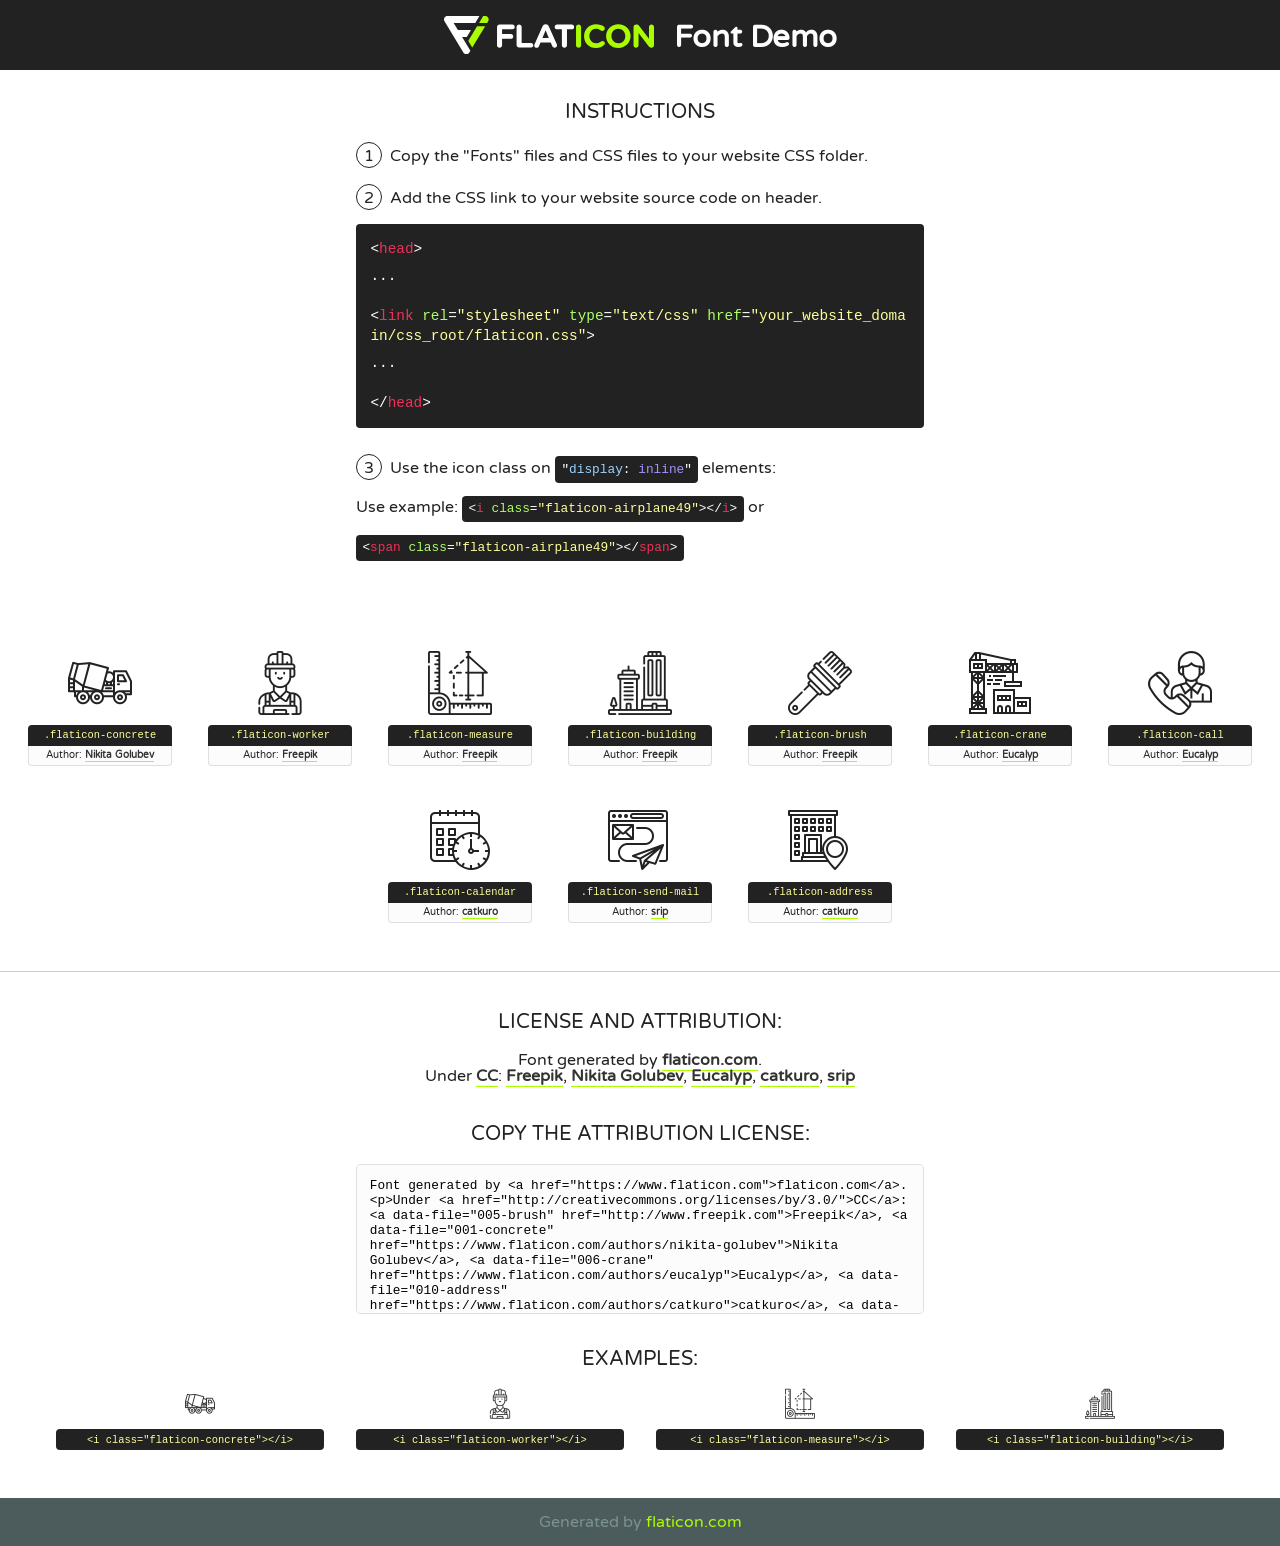
<file: lib/flaticon/font/flaticon.html>
<!DOCTYPE html>
<!--
  Flaticon icon font: Flaticon
  Creation date: 23/08/2020 07:24
-->
<html>
<!DOCTYPE html>
<html>

<head>
    <title>Flaticon WebFont</title>
    <link href="http://fonts.googleapis.com/css?family=Varela+Round" rel="stylesheet" type="text/css" />
    <link rel="stylesheet" type="text/css" href="flaticon.css">
    <meta charset="UTF-8">
    <style>
    html, body, div, span, applet, object, iframe,
    h1, h2, h3, h4, h5, h6, p, blockquote, pre,
    a, abbr, acronym, address, big, cite, code,
    del, dfn, em, img, ins, kbd, q, s, samp,
    small, strike, strong, sub, sup, tt, var,
    b, u, i, center,
    dl, dt, dd, ol, ul, li,
    fieldset, form, label, legend,
    table, caption, tbody, tfoot, thead, tr, th, td,
    article, aside, canvas, details, embed, 
    figure, figcaption, footer, header, hgroup, 
    menu, nav, output, ruby, section, summary,
    time, mark, audio, video {
        margin: 0;
        padding: 0;
        border: 0;
        font-size: 100%;
        font: inherit;
        vertical-align: baseline;
    }
    /* HTML5 display-role reset for older browsers */
    article, aside, details, figcaption, figure, 
    footer, header, hgroup, menu, nav, section {
        display: block;
    }
    body {
        line-height: 1;
    }
    ol, ul {
        list-style: none;
    }
    blockquote, q {
        quotes: none;
    }
    blockquote:before, blockquote:after,
    q:before, q:after {
        content: '';
        content: none;
    }
    table {
        border-collapse: collapse;
        border-spacing: 0;
    }
    body {
        font-family: 'Varela Round', Helvetica, Arial, sans-serif;
        font-size: 16px;
        color: #222;
    }
    a {
        color: #333;
        border-bottom: 1px solid #a9fd00;
        font-weight: bold;
        text-decoration: none;
    }
    * {
        -moz-box-sizing: border-box;
        -webkit-box-sizing: border-box;
        box-sizing: border-box;
        margin: 0;
        padding: 0;
    }
    [class^="flaticon-"]:before, [class*=" flaticon-"]:before, [class^="flaticon-"]:after, [class*=" flaticon-"]:after {
        font-family: Flaticon;
        font-size: 30px;
        font-style: normal;
        margin-left: 20px;
        color: #333;
    }
    .wrapper {
        max-width: 600px;
        margin: auto;
        padding: 0 1em;
    }
    .title {
        font-size: 1.25em;
        text-align: center;
        margin-bottom: 1em;
        text-transform: uppercase;
    }
    header {
        text-align: center;
        background-color: #222;
        color: #fff;
        padding: 1em;
    }
    header .logo {
        width: 210px;
        height: 38px;
        display: inline-block;
        vertical-align: middle;
        margin-right: 1em;
        border: none;
    }
    header strong {
        font-size: 1.95em;
        font-weight: bold;
        vertical-align: middle;
        margin-top: 5px;
        display: inline-block;
    }
    .demo {
        margin: 2em auto;
        line-height: 1.25em;
    }
    .demo ul li {
        margin-bottom: 1em;
    }
    .demo ul li .num {
        color: #222;
        border-radius: 20px;
        display: inline-block;
        width: 26px;
        padding: 3px;
        height: 26px;
        text-align: center;
        margin-right: 0.5em;
        border: 1px solid #222;
    }
    .demo ul li code {
        background-color: #222;
        border-radius: 4px;
        padding: 0.25em 0.5em;
        display: inline-block;
        color: #fff;
        font-family: Consolas,Monaco,Lucida Console,Liberation Mono,DejaVu Sans Mono,Bitstream Vera Sans Mono,Courier New, monospace;
        font-weight: lighter;
        margin-top: 1em;
        font-size: 0.8em;
        word-break: break-all;
    }
    .demo ul li code.big {
        padding: 1em;
        font-size: 0.9em;
    }
    .demo ul li code .red {
        color: #EF3159;
    }
    .demo ul li code .green {
        color: #ACFF65;
    }
    .demo ul li code .yellow {
        color: #FFFF99;
    }
    .demo ul li code .blue {
        color: #99D3FF;
    }
    .demo ul li code .purple {
        color: #A295FF;
    }
    .demo ul li code .dots {
        margin-top: 0.5em;
        display: block;
    }
    #glyphs {
        border-bottom: 1px solid #ccc;
        padding: 2em 0;
        text-align: center;
    }
    .glyph {
        display: inline-block;
        width: 9em;
        margin: 1em;
        text-align: center;
        vertical-align: top;
        background: #FFF;
    }
    .glyph .glyph-icon {
        padding: 10px;
        display: block;
        font-family:"Flaticon";
        font-size: 64px;
        line-height: 1;
    }
    .glyph .glyph-icon:before {
        font-size: 64px;
        color: #222;
        margin-left: 0;
    }
    .class-name {
        font-size: 0.65em;
        background-color: #222;
        color: #fff;
        border-radius: 4px 4px 0 0;
        padding: 0.5em;
        color: #FFFF99;
        font-family: Consolas,Monaco,Lucida Console,Liberation Mono,DejaVu Sans Mono,Bitstream Vera Sans Mono,Courier New, monospace;
    }
    .author-name {
        font-size: 0.6em;
        background-color: #fcfcfd;
        border: 1px solid #DEDEE4;
        border-top: 0;
        border-radius: 0 0 4px 4px;
        padding: 0.5em;
    }
    .class-name:last-child {
        font-size: 10px;
        color:#888;
    }
    .class-name:last-child a {
        font-size: 10px;
        color:#555;
    }
    .class-name:last-child a:hover {
        color:#a9fd00;
    }
    .glyph > input {
        display: block;
        width: 100px;
        margin: 5px auto;
        text-align: center;
        font-size: 12px;
        cursor: text;
    }
    .glyph > input.icon-input {
        font-family:"Flaticon";
        font-size: 16px;
        margin-bottom: 10px;
    }
    .attribution .title {
        margin-top: 2em;
    }
    .attribution textarea {
        background-color: #fcfcfd;
        padding: 1em;
        border: none;
        box-shadow: none;
        border: 1px solid #DEDEE4;
        border-radius: 4px;
        resize: none;
        width: 100%;
        height: 150px;
        font-size: 0.8em;
        font-family: Consolas,Monaco,Lucida Console,Liberation Mono,DejaVu Sans Mono,Bitstream Vera Sans Mono,Courier New, monospace;
        -webkit-appearance: none;
    }
    .iconsuse {
        margin: 2em auto;
        text-align: center;
        max-width: 1200px;
    }
    .iconsuse:after {
        content: '';
        display: table;
        clear: both;
    }
    .iconsuse .image {
        float: left;
        width: 25%;
        padding: 0 1em;
    }
    .iconsuse .image p {
        margin-bottom: 1em;
    }
    .iconsuse .image span {
        display: block;
        font-size: 0.65em;
        background-color: #222;
        color: #fff;
        border-radius: 4px;
        padding: 0.5em;
        color: #FFFF99;
        margin-top: 1em;
        font-family: Consolas,Monaco,Lucida Console,Liberation Mono,DejaVu Sans Mono,Bitstream Vera Sans Mono,Courier New, monospace;
    }
    #footer {
        text-align: center;
        background-color: #4C5B5C;
        color: #7c9192;
        padding: 1em;
    }
    #footer a {
        border: none;
        color: #a9fd00;
        font-weight: normal;
    }
    @media (max-width: 960px) {
        .iconsuse .image {
            width: 50%;
        }
    }
    @media (max-width: 560px) {
        .iconsuse .image {
            width: 100%;
        }
    }
    </style>
</head>

<body class="characters-off">

    <header>
        <a href="https://www.flaticon.com" target="_blank" class="logo">
            <svg version="1.1" xmlns="http://www.w3.org/2000/svg" xmlns:xlink="http://www.w3.org/1999/xlink" xmlns:a="http://ns.adobe.com/AdobeSVGViewerExtensions/3.0/" viewBox="0 0 560.875 102.036" enable-background="new 0 0 560.875 102.036" xml:space="preserve">
                <defs>
                </defs>
                <g>
                    <g class="letters">
                        <path fill="#ffffff" d="M141.596,29.675c0-3.777,2.985-6.767,6.764-6.767h34.438c3.426,0,6.15,2.728,6.15,6.15
                        c0,3.43-2.724,6.149-6.15,6.149h-27.674v13.091h23.719c3.429,0,6.151,2.724,6.151,6.15c0,3.43-2.723,6.149-6.151,6.149h-23.719
                        v17.574c0,3.773-2.986,6.761-6.764,6.761c-3.779,0-6.764-2.989-6.764-6.761V29.675z"></path>
                        <path fill="#ffffff" d="M193.844,29.149c0-3.781,2.985-6.767,6.764-6.767c3.776,0,6.763,2.985,6.763,6.767v42.957h25.039
                        c3.426,0,6.149,2.726,6.149,6.153c0,3.425-2.723,6.15-6.149,6.15h-31.802c-3.779,0-6.764-2.986-6.764-6.768V29.149z"></path>
                        <path fill="#ffffff" d="M241.891,75.71l21.438-48.407c1.492-3.341,4.215-5.357,7.906-5.357h0.792
                        c3.686,0,6.323,2.017,7.815,5.357l21.439,48.407c0.436,0.967,0.701,1.845,0.701,2.723c0,3.602-2.809,6.501-6.414,6.501
                        c-3.161,0-5.269-1.845-6.499-4.655l-4.132-9.661h-27.059l-4.301,10.102c-1.144,2.631-3.426,4.214-6.237,4.214
                        c-3.517,0-6.24-2.81-6.24-6.325C241.1,77.64,241.451,76.677,241.891,75.71z M279.932,58.666l-8.521-20.297l-8.526,20.297H279.932
                        z"></path>
                        <path fill="#ffffff" d="M314.864,35.387H301.86c-3.429,0-6.239-2.813-6.239-6.238c0-3.429,2.811-6.24,6.239-6.24h39.533
                        c3.426,0,6.237,2.811,6.237,6.24c0,3.425-2.811,6.238-6.237,6.238h-13.001v42.785c0,3.773-2.99,6.761-6.764,6.761
                        c-3.779,0-6.764-2.989-6.764-6.761V35.387z"></path>
                        <path fill="#A9FD00" d="M352.615,29.149c0-3.781,2.985-6.767,6.767-6.767c3.774,0,6.761,2.985,6.761,6.767v49.024
                        c0,3.773-2.987,6.761-6.761,6.761c-3.781,0-6.767-2.989-6.767-6.761V29.149z"></path>
                        <path fill="#A9FD00" d="M374.132,53.836v-0.179c0-17.481,13.178-31.801,32.065-31.801c9.22,0,15.459,2.458,20.557,6.238
                        c1.402,1.054,2.637,2.985,2.637,5.357c0,3.692-2.985,6.59-6.681,6.59c-1.845,0-3.071-0.702-4.044-1.319
                        c-3.776-2.813-7.729-4.393-12.562-4.393c-10.364,0-17.831,8.611-17.831,19.154v0.173c0,10.542,7.291,19.329,17.831,19.329
                        c5.715,0,9.492-1.756,13.359-4.834c1.049-0.874,2.458-1.491,4.039-1.491c3.429,0,6.325,2.813,6.325,6.236
                        c0,2.106-1.056,3.78-2.282,4.834c-5.539,4.834-12.036,7.733-21.878,7.733C387.572,85.464,374.132,71.493,374.132,53.836z"></path>
                        <path fill="#A9FD00" d="M433.009,53.836v-0.179c0-17.481,13.79-31.801,32.766-31.801c18.981,0,32.592,14.143,32.592,31.628v0.173
                        c0,17.483-13.785,31.807-32.769,31.807C446.625,85.464,433.009,71.32,433.009,53.836z M484.224,53.836v-0.179
                        c0-10.539-7.725-19.326-18.626-19.326c-10.893,0-18.449,8.611-18.449,19.154v0.173c0,10.542,7.73,19.329,18.626,19.329
                        C476.676,72.986,484.224,64.378,484.224,53.836z"></path>
                        <path fill="#A9FD00" d="M506.233,29.321c0-3.774,2.99-6.763,6.767-6.763h1.401c3.252,0,5.183,1.583,7.029,3.953l26.093,34.265
                        V29.059c0-3.692,2.99-6.677,6.681-6.677c3.683,0,6.671,2.985,6.671,6.677v48.934c0,3.78-2.987,6.765-6.764,6.765h-0.436
                        c-3.257,0-5.188-1.581-7.034-3.953l-27.056-35.492v32.944c0,3.687-2.985,6.676-6.678,6.676c-3.683,0-6.673-2.989-6.673-6.676
                        V29.321z"></path>
                    </g>
                    <g class="insignia">
                        <path fill="#ffffff" d="M48.372,56.137h12.517l11.156-18.537H37.186L25.688,18.539h57.825L94.668,0H9.271
                        C5.925,0,2.842,1.801,1.198,4.716c-1.644,2.907-1.593,6.482,0.134,9.343l50.38,83.501c1.678,2.781,4.689,4.476,7.938,4.476
                        c3.246,0,6.257-1.695,7.935-4.476l2.898-4.804L48.372,56.137z"></path>
                        <g class="i">
                            <path fill="#A9FD00" d="M93.575,18.539h0.031v0.004l21.652,0.004l2.705-4.488c1.727-2.861,1.778-6.436,0.133-9.343
                            C116.454,1.801,113.371,0,110.026,0h-5.294L93.575,18.539z"></path>
                            <polygon fill="#A9FD00" points="88.291,27.356 64.725,66.486 75.519,84.404 109.942,27.356"></polygon>
                        </g>
                    </g>
                </g>
            </svg>
        </a>
        <strong>Font Demo</strong>
    </header>


    <section class="demo wrapper">

        <p class="title">Instructions</p>

        <ul>
            <li>
                <span class="num">1</span>Copy the "Fonts" files and CSS files to your website CSS folder.
            </li>
            <li>
                <span class="num">2</span>Add the CSS link to your website source code on header.
                <code class="big">
                    &lt;<span class="red">head</span>&gt;
                    <br/><span class="dots">...</span>
                    <br/>&lt;<span class="red">link</span> <span class="green">rel</span>=<span class="yellow">"stylesheet"</span> <span class="green">type</span>=<span class="yellow">"text/css"</span> <span class="green">href</span>=<span class="yellow">"your_website_domain/css_root/flaticon.css"</span>&gt;
                    <br/><span class="dots">...</span>
                    <br/>&lt;/<span class="red">head</span>&gt;
                </code>
            </li>

            <li>
                <p>
                    <span class="num">3</span>Use the icon class on <code>"<span class="blue">display</span>:<span class="purple"> inline</span>"</code> elements:
                    <br />
                    Use example: <code>&lt;<span class="red">i</span> <span class="green">class</span>=<span class="yellow">&quot;flaticon-airplane49&quot;</span>&gt;&lt;/<span class="red">i</span>&gt;</code> or <code>&lt;<span class="red">span</span> <span class="green">class</span>=<span class="yellow">&quot;flaticon-airplane49&quot;</span>&gt;&lt;/<span class="red">span</span>&gt;</code>
            </li>
        </ul>

    </section>




   <section id="glyphs">          
    
      
        <div class="glyph"><div class="glyph-icon flaticon-concrete"></div>
            <div class="class-name">.flaticon-concrete</div>
            <div class="author-name">Author: <a data-file="001-concrete" href="https://www.flaticon.com/authors/nikita-golubev">Nikita Golubev</a> </div> 
        </div>        
        
        <div class="glyph"><div class="glyph-icon flaticon-worker"></div>
            <div class="class-name">.flaticon-worker</div>
            <div class="author-name">Author: <a data-file="002-worker" href="http://www.freepik.com">Freepik</a> </div> 
        </div>        
        
        <div class="glyph"><div class="glyph-icon flaticon-measure"></div>
            <div class="class-name">.flaticon-measure</div>
            <div class="author-name">Author: <a data-file="003-measure" href="http://www.freepik.com">Freepik</a> </div> 
        </div>        
        
        <div class="glyph"><div class="glyph-icon flaticon-building"></div>
            <div class="class-name">.flaticon-building</div>
            <div class="author-name">Author: <a data-file="004-building" href="http://www.freepik.com">Freepik</a> </div> 
        </div>        
        
        <div class="glyph"><div class="glyph-icon flaticon-brush"></div>
            <div class="class-name">.flaticon-brush</div>
            <div class="author-name">Author: <a data-file="005-brush" href="http://www.freepik.com">Freepik</a> </div> 
        </div>        
        
        <div class="glyph"><div class="glyph-icon flaticon-crane"></div>
            <div class="class-name">.flaticon-crane</div>
            <div class="author-name">Author: <a data-file="006-crane" href="https://www.flaticon.com/authors/eucalyp">Eucalyp</a> </div> 
        </div>        
        
        <div class="glyph"><div class="glyph-icon flaticon-call"></div>
            <div class="class-name">.flaticon-call</div>
            <div class="author-name">Author: <a data-file="007-call" href="https://www.flaticon.com/authors/eucalyp">Eucalyp</a> </div> 
        </div>        
        
        <div class="glyph"><div class="glyph-icon flaticon-calendar"></div>
            <div class="class-name">.flaticon-calendar</div>
            <div class="author-name">Author: <a data-file="008-calendar" href="https://www.flaticon.com/authors/catkuro">catkuro</a> </div> 
        </div>        
        
        <div class="glyph"><div class="glyph-icon flaticon-send-mail"></div>
            <div class="class-name">.flaticon-send-mail</div>
            <div class="author-name">Author: <a data-file="009-send-mail" href="https://www.flaticon.com/authors/srip">srip</a> </div> 
        </div>        
        
        <div class="glyph"><div class="glyph-icon flaticon-address"></div>
            <div class="class-name">.flaticon-address</div>
            <div class="author-name">Author: <a data-file="010-address" href="https://www.flaticon.com/authors/catkuro">catkuro</a> </div> 
        </div>        
        

    </section>



    <section class="attribution wrapper"   style="text-align:center;">

      <div class="title">License and attribution:</div><div class="attrDiv">Font generated by <a href="https://www.flaticon.com">flaticon.com</a>. <div><p>Under <a href="http://creativecommons.org/licenses/by/3.0/">CC</a>: <a data-file="005-brush" href="http://www.freepik.com">Freepik</a>, <a data-file="001-concrete" href="https://www.flaticon.com/authors/nikita-golubev">Nikita Golubev</a>, <a data-file="006-crane" href="https://www.flaticon.com/authors/eucalyp">Eucalyp</a>, <a data-file="010-address" href="https://www.flaticon.com/authors/catkuro">catkuro</a>, <a data-file="009-send-mail" href="https://www.flaticon.com/authors/srip">srip</a></p>  </div>
      </div>
      <div class="title">Copy the Attribution License:</div>

    <textarea onclick="this.focus();this.select();">Font generated by &lt;a href=&quot;https://www.flaticon.com&quot;&gt;flaticon.com&lt;/a&gt;. <p>Under <a href="http://creativecommons.org/licenses/by/3.0/">CC</a>: <a data-file="005-brush" href="http://www.freepik.com">Freepik</a>, <a data-file="001-concrete" href="https://www.flaticon.com/authors/nikita-golubev">Nikita Golubev</a>, <a data-file="006-crane" href="https://www.flaticon.com/authors/eucalyp">Eucalyp</a>, <a data-file="010-address" href="https://www.flaticon.com/authors/catkuro">catkuro</a>, <a data-file="009-send-mail" href="https://www.flaticon.com/authors/srip">srip</a></p>  
     </textarea>

    </section>

    <section class="iconsuse">

          <div class="title">Examples:</div>            
             
            <div class="image">
                <p>
                    <i class="glyph-icon flaticon-concrete"></i> 
                    <span>&lt;i class=&quot;flaticon-concrete&quot;&gt;&lt;/i&gt;</span>
                </p>
            </div>
            
            <div class="image">
                <p>
                    <i class="glyph-icon flaticon-worker"></i> 
                    <span>&lt;i class=&quot;flaticon-worker&quot;&gt;&lt;/i&gt;</span>
                </p>
            </div>
            
            <div class="image">
                <p>
                    <i class="glyph-icon flaticon-measure"></i> 
                    <span>&lt;i class=&quot;flaticon-measure&quot;&gt;&lt;/i&gt;</span>
                </p>
            </div>
            
            <div class="image">
                <p>
                    <i class="glyph-icon flaticon-building"></i> 
                    <span>&lt;i class=&quot;flaticon-building&quot;&gt;&lt;/i&gt;</span>
                </p>
            </div>
                       
        </div>
                            
    </section>

<div id="footer">
    <div>Generated by <a href="https://www.flaticon.com">flaticon.com</a>
    </div>
</div>



</body>
</html>
</file>
<file: lib/flaticon/font/flaticon.css>
/*
  	Flaticon icon font: Flaticon
  	Creation date: 23/08/2020 07:24
  	*/

@font-face {
  font-family: "Flaticon";
  src: url("./Flaticon.eot");
  src: url("./Flaticon.eot?#iefix") format("embedded-opentype"),
       url("./Flaticon.woff2") format("woff2"),
       url("./Flaticon.woff") format("woff"),
       url("./Flaticon.ttf") format("truetype"),
       url("./Flaticon.svg#Flaticon") format("svg");
  font-weight: normal;
  font-style: normal;
}

@media screen and (-webkit-min-device-pixel-ratio:0) {
  @font-face {
    font-family: "Flaticon";
    src: url("./Flaticon.svg#Flaticon") format("svg");
  }
}

[class^="flaticon-"]:before, [class*=" flaticon-"]:before,
[class^="flaticon-"]:after, [class*=" flaticon-"]:after {   
  font-family: Flaticon;
        font-size: 20px;
font-style: normal;
margin-left: 20px;
}

.flaticon-concrete:before { content: "\f100"; }
.flaticon-worker:before { content: "\f101"; }
.flaticon-measure:before { content: "\f102"; }
.flaticon-building:before { content: "\f103"; }
.flaticon-brush:before { content: "\f104"; }
.flaticon-crane:before { content: "\f105"; }
.flaticon-call:before { content: "\f106"; }
.flaticon-calendar:before { content: "\f107"; }
.flaticon-send-mail:before { content: "\f108"; }
.flaticon-address:before { content: "\f109"; }
</file>
<file: css/style.css>
/*******************************/
/********* General CSS *********/
/*******************************/
body {
    color: #666666;
    background: #dddddd;
    font-family: 'Poppins', sans-serif;
    font-weight: 400;
}

h1,
h2, 
h3, 
h4,
h5, 
h6 {
    color: #030f27;
}

a {
    color: #666666;
    transition: .3s;
}

a:hover,
a:active,
a:focus {
    color: #fdbe33;
    outline: none;
    text-decoration: none;
}

.btn:focus {
    box-shadow: none;
}

.wrapper {
    position: relative;
    width: 100%;
    max-width: 1366px;
    margin: 0 auto;
    background: #ffffff;
}

.back-to-top {
    position: fixed;
    display: none;
    background: #fdbe33;
    color: #121518;
    width: 44px;
    height: 44px;
    text-align: center;
    line-height: 1;
    font-size: 22px;
    right: 15px;
    bottom: 15px;
    transition: background 0.5s;
    z-index: 9;
}

.back-to-top:hover {
    color: #fdbe33;
    background: #121518;
}

.back-to-top i {
    padding-top: 10px;
}

.btn {
    transition: .3s;
}


/**********************************/
/********** Top Bar CSS ***********/
/**********************************/
.top-bar {
    position: relative;
    height: 90px;
    background: #fdbe33;
}

.top-bar .logo {
    padding: 15px 0;
    text-align: left;
    overflow: hidden;
}

.top-bar .logo h1 {
    margin: 0;
    color: #030f27;
    font-size: 60px;
    line-height: 60px;
    font-weight: 700;
}

.top-bar .logo img {
    max-width: 100%;
    max-height: 60px;
}

.top-bar .top-bar-item {
    display: flex;
    align-items: center;
    justify-content: flex-end;
}

.top-bar .top-bar-icon {
    width: 40px;
    display: flex;
    align-items: center;
    justify-content: center;
}

.top-bar .top-bar-icon [class^="flaticon-"]::before {
    margin: 0;
    color: #030f27;
    font-size: 40px;
}

.top-bar .top-bar-text {
    padding-left: 15px;
}

.top-bar .top-bar-text h3 {
    margin: 0 0 5px 0;
    color: #030f27;
    font-size: 16px;
    font-weight: 400;
}

.top-bar .top-bar-text p {
    margin: 0;
    color: #030f27;
    font-size: 13px;
    font-weight: 400;
}

@media (min-width: 992px) {
    .top-bar {
        padding: 0 60px;
    }
}

@media (max-width: 991.98px) {
    .top-bar .logo {
        text-align: center;
    }
}


/**********************************/
/*********** Nav Bar CSS **********/
/**********************************/
.nav-bar {
    position: relative;
    background: #fdbe33;
    transition: .3s;
}

.nav-bar .container-fluid {
    padding: 0;
}

.nav-bar.nav-sticky {
    position: fixed;
    top: 0;
    width: 100%;
    max-width: 1366px;
    box-shadow: 0 2px 5px rgba(0, 0, 0, .3);
    z-index: 999;
}

.nav-bar .navbar {
    height: 100%;
    background: #030f27 !important;
}

.navbar-dark .navbar-nav .nav-link,
.navbar-dark .navbar-nav .nav-link:focus,
.navbar-dark .navbar-nav .nav-link:hover,
.navbar-dark .navbar-nav .nav-link.active {
    padding: 10px 10px 8px 10px;
    color: #ffffff;
}

.navbar-dark .navbar-nav .nav-link:hover,
.navbar-dark .navbar-nav .nav-link.active {
    color: #fdbe33;
    transition: none;
}

.nav-bar .dropdown-menu {
    margin-top: 0;
    border: 0;
    border-radius: 0;
    background: #f8f9fa;
}

.nav-bar .btn {
    color: #ffffff;
    border: 2px solid #ffffff;
    border-radius: 0;
}

.nav-bar .btn:hover {
    color: #030f27;
    background: #fdbe33;
    border-color: #fdbe33;
}

@media (min-width: 992px) {
    .nav-bar {
        padding: 0 75px;
    }
    
    .nav-bar.nav-sticky {
        padding: 0;
    }
    
    .nav-bar .navbar {
        padding: 20px;
    }
    
    .nav-bar .navbar-brand {
        display: none;
    }
    
    .nav-bar a.nav-link {
        padding: 8px 15px;
        font-size: 15px;
        text-transform: uppercase;
    }
}

@media (max-width: 991.98px) {
    .nav-bar .navbar {
        padding: 15px;
    }
    
    .nav-bar a.nav-link {
        padding: 5px;
    }
    
    .nav-bar .dropdown-menu {
        box-shadow: none;
    }
    
    .nav-bar .btn {
        display: none;
    }
}


/*******************************/
/******** Carousel CSS *********/
/*******************************/
.carousel {
    position: relative;
    width: 100%;
    height: calc(100vh - 170px);
    min-height: 400px;
    margin: 0 auto;
    text-align: center;
    overflow: hidden;
}

.carousel .carousel-inner,
.carousel .carousel-item {
    position: relative;
    width: 100%;
    height: 100%;
}

.carousel .carousel-item img {
    width: 100%;
    height: 100%;
    object-fit: cover;
}

.carousel .carousel-item::after {
    position: absolute;
    content: "";
    width: 100%;
    height: 100%;
    top: 0;
    left: 0;
    background: rgba(0, 0, 0, .3);
    z-index: 1;
}

.carousel .carousel-caption {
    position: absolute;
    top: 0;
    bottom: 0;
    display: flex;
    align-items: center;
    justify-content: center;
    flex-direction: column;
    height: calc(100vh - 170px);
    min-height: 400px;
}

.carousel .carousel-caption p {
    color: #ffffff;
    font-size: 30px;
    margin-bottom: 15px;
    letter-spacing: 1px;
}

.carousel .carousel-caption h1 {
    color: #ffffff;
    font-size: 60px;
    font-weight: 700;
    margin-bottom: 35px;
}

.carousel .carousel-caption .btn {
    padding: 15px 35px;
    font-size: 18px;
    font-weight: 500;
    letter-spacing: 1px;
    text-transform: uppercase;
    color: #ffffff;
    background: transparent;
    border: 2px solid #ffffff;
    border-radius: 0;
    transition: .3s;
}

.carousel .carousel-caption .btn:hover {
    color: #030f27;
    background: #fdbe33;
    border-color: #fdbe33;
}

@media (max-width: 767.98px) {
    .carousel .carousel-caption h1 {
        font-size: 40px;
        font-weight: 700;
    }
    
    .carousel .carousel-caption p {
        font-size: 20px;
    }
    
    .carousel .carousel-caption .btn {
        padding: 12px 30px;
        font-size: 18px;
        font-weight: 500;
        letter-spacing: 0;
    }
}

@media (max-width: 575.98px) {
    .carousel .carousel-caption h1 {
        font-size: 30px;
        font-weight: 500;
    }
    
    .carousel .carousel-caption p {
        font-size: 16px;
    }
    
    .carousel .carousel-caption .btn {
        padding: 10px 25px;
        font-size: 16px;
        font-weight: 400;
        letter-spacing: 0;
    }
}

.carousel .animated {
    -webkit-animation-duration: 1.5s;
    animation-duration: 1.5s;
}


/*******************************/
/******* Page Header CSS *******/
/*******************************/
.page-header {
    position: relative;
    margin-bottom: 45px;
    padding: 90px 0;
    text-align: center;
    background: #fdbe33;
}

.page-header h2 {
    position: relative;
    color: #030f27;
    font-size: 60px;
    font-weight: 700;
    margin-bottom: 20px;
    padding-bottom: 5px;
}

.page-header h2::after {
    position: absolute;
    content: "";
    width: 100px;
    height: 2px;
    left: calc(50% - 50px);
    bottom: 0;
    background: #030f27;
}

.page-header a {
    position: relative;
    padding: 0 12px;
    font-size: 22px;
    color: #030f27;
}

.page-header a:hover {
    color: #ffffff;
}

.page-header a::after {
    position: absolute;
    content: "/";
    width: 8px;
    height: 8px;
    top: -2px;
    right: -7px;
    text-align: center;
    color: #121518;
}

.page-header a:last-child::after {
    display: none;
}

@media (max-width: 991.98px) {
    .page-header {
        padding: 60px 0;
    }
    
    .page-header h2 {
        font-size: 45px;
    }
    
    .page-header a {
        font-size: 20px;
    }
}

@media (max-width: 767.98px) {
    .page-header {
        padding: 45px 0;
    }
    
    .page-header h2 {
        font-size: 35px;
    }
    
    .page-header a {
        font-size: 18px;
    }
}


/*******************************/
/******* Section Header ********/
/*******************************/
.section-header {
    position: relative;
    width: 100%;
    margin-bottom: 45px;
}

.section-header p {
    color: #fdbe33;
    font-size: 18px;
    font-weight: 600;
    margin-bottom: 5px;
}

.section-header h2 {
    margin: 0;
    position: relative;
    font-size: 50px;
    font-weight: 700;
}

@media (max-width: 767.98px) {
    .section-header h2 {
        font-size: 30px;
    }
}


/*******************************/
/********* Feature CSS *********/
/*******************************/
.feature {
    position: relative;
    margin-bottom: 45px;
}

.feature .col-md-12 {
    background: #030f27;
}
    
.feature .col-md-12:nth-child(2n) {
    color: #030f27;
    background: #fdbe33;
}

.feature .feature-item {
    min-height: 250px;
    padding: 30px;
    display: flex;
    align-items: center;
    justify-content: flex-start;
}

.feature .feature-icon {
    position: relative;
    width: 60px;
    display: flex;
    align-items: center;
    justify-content: center;
}

.feature .feature-icon::before {
    position: absolute;
    content: "";
    width: 80px;
    height: 80px;
    top: -20px;
    left: -10px;
    border: 2px dotted #ffffff;
    border-radius: 60px;
    z-index: 1;
}

.feature .feature-icon::after {
    position: absolute;
    content: "";
    width: 79px;
    height: 79px;
    top: -18px;
    left: -9px;
    background: #030f27;
    border-radius: 60px;
    z-index: 2;
}

.feature .col-md-12:nth-child(2n) .feature-icon::after {
    background: #fdbe33;
}

.feature .feature-icon [class^="flaticon-"]::before {
    position: relative;
    margin: 0;
    color: #fdbe33;
    font-size: 60px;
    line-height: 60px;
    z-index: 3;
}

.feature .feature-text {
    padding-left: 30px;
}

.feature .feature-text h3 {
    margin: 0 0 10px 0;
    color: #fdbe33;
    font-size: 25px;
    font-weight: 600;
}

.feature .feature-text p {
    margin: 0;
    color: #fdbe33;
    font-size: 18px;
    font-weight: 400;
}

.feature .col-md-12:nth-child(2n) [class^="flaticon-"]::before,
.feature .col-md-12:nth-child(2n) h3,
.feature .col-md-12:nth-child(2n) p {
    color: #030f27;
}


/*******************************/
/********** About CSS **********/
/*******************************/
.about {
    position: relative;
    width: 100%;
    padding: 45px 0;
}

.about .section-header {
    margin-bottom: 30px;
}

.about .about-img {
    position: relative;
    height: 100%;
}

.about .about-img img {
    width: 100%;
    height: 100%;
    object-fit: cover;
}

.about .about-text p {
    font-size: 16px;
}

.about .about-text a.btn {
    position: relative;
    margin-top: 15px;
    padding: 15px 35px;
    font-size: 16px;
    font-weight: 500;
    letter-spacing: 1px;
    color: #030f27;
    border-radius: 0;
    background: #fdbe33;
    transition: .3s;
}

.about .about-text a.btn:hover {
    color: #fdbe33;
    background: #030f27;
}

@media (max-width: 767.98px) {
    .about .about-img {
        margin-bottom: 30px;
        height: auto;
    }
}


/*******************************/
/********** Fact CSS ***********/
/*******************************/
.fact {
    position: relative;
    width: 100%;
    padding: 45px 0;
}

.fact .col-6 {
    display: flex;
    align-items: flex-start;
}

.fact .fact-icon {
    position: relative;
    margin: 7px 15px 0 15px;
    width: 60px;
    display: flex;
    align-items: center;
    justify-content: center;
}

.fact .fact-icon [class^="flaticon-"]::before {
    margin: 0;
    font-size: 60px;
    line-height: 60px;
    background-image: linear-gradient(#ffffff, #fdbe33);
    -webkit-background-clip: text;
    -webkit-text-fill-color: transparent;
}

.fact .fact-right .fact-icon [class^="flaticon-"]::before {
    background-image: linear-gradient(#ffffff, #030f27);
}

.fact .fact-left,
.fact .fact-right {
    padding-top: 60px;
    padding-bottom: 60px;
}

.fact .fact-text h2 {
    font-size: 35px;
    font-weight: 700;
}

.fact .fact-text p {
    margin: 0;
    font-size: 16px;
    font-weight: 600;
    text-transform: uppercase;
}

.fact .fact-left {
    color: #fdbe33;
    background: #030f27;
}

.fact .fact-right {
    color: #030f27;
    background: #fdbe33;
}

.fact .fact-left h2 {
    color: #fdbe33;
}


/*******************************/
/********* Service CSS *********/
/*******************************/
.service {
    position: relative;
    width: 100%;
    padding: 45px 0 15px 0;
}

.service .service-item {
    position: relative;
    width: 100%;
    text-align: center;
    margin-bottom: 30px;
}

.service .service-img {
    position: relative;
    overflow: hidden;
}

.service .service-img img {
    width: 100%;
}

.service .service-overlay {
    position: absolute;
    width: 100%;
    height: 100%;
    top: 0;
    left: 0;
    padding: 30px;
    display: flex;
    align-items: center;
    justify-content: center;
    background: rgba(3, 15, 39, .7);
    transition: .5s;
    opacity: 0;
}

.service .service-item:hover .service-overlay {
    opacity: 1;
}

.service .service-overlay p {
    margin: 0;
    color: #ffffff;
}

.service .service-text {
    display: flex;
    align-items: center;
    height: 60px;
    background: #030f27;
    overflow: hidden;
    white-space: nowrap;
    text-overflow: ellipsis;
}

.service .service-text h3 {
    margin: 0;
    padding: 0 15px 0 25px;
    width: calc(100% - 60px);
    font-size: 20px;
    font-weight: 700;
    color: #fdbe33;
    text-align: left;
    overflow: hidden;
    white-space: nowrap;
    text-overflow: ellipsis;
}

.service .service-item a.btn {
    width: 60px;
    height: 60px;
    padding: 3px 0 0 3px;
    display: flex;
    align-items: center;
    justify-content: center;
    font-size: 60px;
    line-height: 60px;
    font-weight: 100;
    color: #030f27;
    background: #fdbe33;
    border-radius: 0;
    transition: .3s;
}

.service .service-item:hover a.btn {
    color: #ffffff;
}


/*******************************/
/********** Video CSS **********/
/*******************************/
.video {
    position: relative;
    margin: 45px 0;
    height: 100%;
    min-height: 500px;
    background: linear-gradient(rgba(3, 15, 39, .9), rgba(3, 15, 39, .9)), url(../img/2.jpg);
    background-attachment: fixed;
    background-position: center;
    background-repeat: no-repeat;
    background-size: cover;
}

.video .btn-play {
    position: absolute;
    z-index: 1;
    top: 50%;
    left: 50%;
    transform: translateX(-50%) translateY(-50%);
    box-sizing: content-box;
    display: block;
    width: 32px;
    height: 44px;
    border-radius: 50%;
    border: none;
    outline: none;
    padding: 18px 20px 18px 28px;
}

.video .btn-play:before {
    content: "";
    position: absolute;
    z-index: 0;
    left: 50%;
    top: 50%;
    transform: translateX(-50%) translateY(-50%);
    display: block;
    width: 100px;
    height: 100px;
    background: #fdbe33;
    border-radius: 50%;
    animation: pulse-border 1500ms ease-out infinite;
}

.video .btn-play:after {
    content: "";
    position: absolute;
    z-index: 1;
    left: 50%;
    top: 50%;
    transform: translateX(-50%) translateY(-50%);
    display: block;
    width: 100px;
    height: 100px;
    background: #fdbe33;
    border-radius: 50%;
    transition: all 200ms;
}

.video .btn-play:hover:after {
    background-color: darken(#fdbe33, 10%);
}

.video .btn-play img {
    position: relative;
    z-index: 3;
    max-width: 100%;
    width: auto;
    height: auto;
}

.video .btn-play span {
    display: block;
    position: relative;
    z-index: 3;
    width: 0;
    height: 0;
    border-left: 32px solid #030f27;
    border-top: 22px solid transparent;
    border-bottom: 22px solid transparent;
}

@keyframes pulse-border {
  0% {
    transform: translateX(-50%) translateY(-50%) translateZ(0) scale(1);
    opacity: 1;
  }
  100% {
    transform: translateX(-50%) translateY(-50%) translateZ(0) scale(1.5);
    opacity: 0;
  }
}

#videoModal .modal-dialog {
    position: relative;
    max-width: 800px;
    margin: 60px auto 0 auto;
}

#videoModal .modal-body {
    position: relative;
    padding: 0px;
}

#videoModal .close {
    position: absolute;
    width: 30px;
    height: 30px;
    right: 0px;
    top: -30px;
    z-index: 999;
    font-size: 30px;
    font-weight: normal;
    color: #ffffff;
    background: #000000;
    opacity: 1;
}


/*******************************/
/*********** Team CSS **********/
/*******************************/
.team {
    position: relative;
    width: 100%;
    padding: 45px 0 15px 0;
}

.team .team-item {
    position: relative;
    margin-bottom: 30px;
    overflow: hidden;
}

.team .team-img {
    position: relative;
}

.team .team-img img {
    width: 100%;
}

.team .team-text {
    position: relative;
    padding: 25px 15px;
    text-align: center;
    background: #030f27;
    transition: .5s;
}

.team .team-text h2 {
    font-size: 20px;
    font-weight: 600;
    color: #fdbe33;
    transition: .5s;
}

.team .team-text p {
    margin: 0;
    color: #ffffff;
}

.team .team-item:hover .team-text {
    background: #fdbe33;
}

.team .team-item:hover .team-text h2 {
    color: #030f27;
    letter-spacing: 1px;
}

.team .team-social {
    position: absolute;
    width: 100px;
    top: 0;
    left: -50px;
    display: flex;
    flex-direction: column;
    font-size: 0;
}

.team .team-social a {
    position: relative;
    left: 0;
    width: 50px;
    height: 50px;
    display: flex;
    align-items: center;
    justify-content: center;
    font-size: 18px;
    color: #ffffff;
}

.team .team-item:hover .team-social a:first-child {
    background: #00acee;
    left: 50px;
    transition: .3s 0s;
}

.team .team-item:hover .team-social a:nth-child(2) {
    background: #3b5998;
    left: 50px;
    transition: .3s .1s;
}

.team .team-item:hover .team-social a:nth-child(3) {
    background: #0e76a8;
    left: 50px;
    transition: .3s .2s;
}

.team .team-item:hover .team-social a:nth-child(4) {
    background: #3f729b;
    left: 50px;
    transition: .3s .3s;
}


/*******************************/
/*********** FAQs CSS **********/
/*******************************/
.faqs {
    position: relative;
    width: 100%;
    padding: 45px 0;
}

.faqs .row {
    position: relative;
}

.faqs .row::after {
    position: absolute;
    content: "";
    width: 1px;
    height: 100%;
    top: 0;
    left: calc(50% - .5px);
    background: #fdbe33;
}

.faqs #accordion-1 {
    padding-right: 15px;
}

.faqs #accordion-2 {
    padding-left: 15px;
}

@media(max-width: 767.98px) {
    .faqs .row::after {
        display: none;
    }
    
    .faqs #accordion-1,
    .faqs #accordion-2 {
        padding: 0;
    }
    
    .faqs #accordion-2 {
        padding-top: 15px;
    }
}

.faqs .card {
    margin-bottom: 15px;
    border: none;
    border-radius: 0;
}

.faqs .card:last-child {
    margin-bottom: 0;
}

.faqs .card-header {
    padding: 0;
    border: none;
    background: #ffffff;
}

.faqs .card-header a {
    display: block;
    padding: 10px 25px;
    width: 100%;
    color: #121518;
    font-size: 16px;
    line-height: 40px;
    border: 1px solid rgba(0, 0, 0, .1);
    transition: .5s;
}

.faqs .card-header [data-toggle="collapse"][aria-expanded="true"] {
    background: #fdbe33;
}

.faqs .card-header [data-toggle="collapse"]:after {
    font-family: 'font Awesome 5 Free';
    content: "\f067";
    float: right;
    color: #fdbe33;
    font-size: 12px;
    font-weight: 900;
    transition: .5s;
}

.faqs .card-header [data-toggle="collapse"][aria-expanded="true"]:after {
    font-family: 'font Awesome 5 Free';
    content: "\f068";
    float: right;
    color: #030f27;
    font-size: 12px;
    font-weight: 900;
    transition: .5s;
}

.faqs .card-body {
    padding: 20px 25px;
    font-size: 16px;
    background: #ffffff;
    border: 1px solid rgba(0, 0, 0, .1);
    border-top: none;
}


/*******************************/
/******* Testimonial CSS *******/
/*******************************/
.testimonial {
    position: relative;
    margin: 45px 0;
    padding: 90px 0;
    text-align: center;
    background: linear-gradient(rgba(3, 15, 39, .9), rgba(3, 15, 39, .9)), url(../img/carousel-1.jpg);
    background-attachment: fixed;
    background-position: center;
    background-repeat: no-repeat;
    background-size: cover;
}

.testimonial .container {
    max-width: 760px;
}

.about-page .testimonial {
    padding-bottom: 90px;
}

.testimonial .testimonial-slider-nav {
    position: relative;
    width: 300px;
    margin: 0 auto;
}

.testimonial .testimonial-slider-nav .slick-slide {
    position: relative;
    opacity: 0;
    transition: .5s;
}

.testimonial .testimonial-slider-nav .slick-active {
    opacity: 1;
    transform: scale(1.3);
}

.testimonial .testimonial-slider-nav .slick-center {
    transform: scale(1.8);
    z-index: 1;
}

.testimonial .testimonial-slider-nav .slick-slide img {
    position: relative;
    display: block;
    margin-top: 37px;
    width: 100%;
    height: auto;
    border-radius: 100px;
}

.testimonial .testimonial-slider {
    position: relative;
    margin-top: 15px;
    padding-top: 50px;
}

.testimonial .testimonial-slider::before {
    position: absolute;
    content: "";
    width: 60px;
    height: 50px;
    top: 0;
    left: calc(50% - 30px);
    background: url(../img/quote.png) top center no-repeat;
}

.testimonial .testimonial-slider h3 {
    color: #fdbe33;
    font-size: 22px;
    font-weight: 700;
}

.testimonial .testimonial-slider h4 {
    font-size: 14px;
    font-weight: 300;
    color: #ffffff;
    font-style: italic;
    margin-bottom: 10px;
}

.testimonial .testimonial-slider p {
    color: #ffffff;
    font-size: 16px;
    font-weight: 300;
    margin: 0;
}


/*******************************/
/*********** Blog CSS **********/
/*******************************/
.blog {
    position: relative;
    width: 100%;
    padding: 45px 0 15px 0;
}

.blog .blog-item {
    position: relative;
    width: 100%;
    text-align: center;
    margin-bottom: 30px;
}

.blog .blog-img {
    position: relative;
    overflow: hidden;
}

.blog .blog-img img {
    width: 100%;
}

.blog .blog-title {
    display: flex;
    align-items: center;
    height: 60px;
    background: #030f27;
    overflow: hidden;
    white-space: nowrap;
    text-overflow: ellipsis;
}

.blog .blog-title h3 {
    margin: 0;
    padding: 0 15px 0 25px;
    width: calc(100% - 60px);
    font-size: 18px;
    font-weight: 700;
    color: #fdbe33;
    text-align: left;
    overflow: hidden;
    white-space: nowrap;
    text-overflow: ellipsis;
}

.blog .blog-title a.btn {
    width: 60px;
    height: 60px;
    padding: 3px 0 0 3px;
    display: flex;
    align-items: center;
    justify-content: center;
    font-size: 60px;
    line-height: 60px;
    font-weight: 100;
    color: #030f27;
    background: #fdbe33;
    border-radius: 0;
    transition: .3s;
}

.blog .blog-item:hover a.btn {
    color: #ffffff;
}

.blog .blog-meta {
    position: relative;
    padding: 25px 0 10px 0;
    background: #f3f6ff;
}

.blog .blog-meta::after {
    position: absolute;
    content: "";
    width: 100px;
    height: 1px;
    left: calc(50% - 50px);
    bottom: 0;
    background: #fdbe33;
}

.blog .blog-meta p {
    display: inline-block;
    margin: 0;
    padding: 0 3px;
    font-size: 14px;
    font-weight: 300;
    font-style: italic;
    color: #666666;
}

.blog .blog-meta p a {
    margin-left: 5px;
    font-style: normal;
}

.blog .blog-text {
    padding: 10px 25px 25px 25px;
    background: #f3f6ff;
}

.blog .blog-text p {
    margin: 0;
    font-size: 16px;
}

.blog .pagination .page-link {
    color: #030f27;
    border-radius: 0;
    border-color: #fdbe33;
}

.blog .pagination .page-link:hover,
.blog .pagination .page-item.active .page-link {
    color: #fdbe33;
    background: #030f27;
}

.blog .pagination .disabled .page-link {
    color: #999999;
}


/*******************************/
/******* Single Post CSS *******/
/*******************************/
.single {
    position: relative;
    padding: 45px 0;
}

.single .single-content {
    position: relative;
    margin-bottom: 30px;
    overflow: hidden;
}

.single .single-content img {
    margin-bottom: 20px;
    width: 100%;
}

.single .single-tags {
    margin: -5px -5px 41px -5px;
    font-size: 0;
}

.single .single-tags a {
    margin: 5px;
    display: inline-block;
    padding: 7px 15px;
    font-size: 14px;
    font-weight: 400;
    color: #666666;
    border: 1px solid #dddddd;
}

.single .single-tags a:hover {
    color: #fdbe33;
    background: #030f27;
}

.single .single-bio {
    margin-bottom: 45px;
    padding: 30px;
    background: #f3f6ff;
    display: flex;
}

.single .single-bio-img {
    width: 100%;
    max-width: 100px;
}

.single .single-bio-img img {
    width: 100%;
}

.single .single-bio-text {
    padding-left: 30px;
}

.single .single-bio-text h3 {
    font-size: 20px;
    font-weight: 700;
}

.single .single-bio-text p {
    margin: 0;
}

.single .single-related {
    margin-bottom: 45px;
}

.single .single-related h2 {
    font-size: 30px;
    font-weight: 700;
    margin-bottom: 25px;
}

.single .related-slider {
    position: relative;
    margin: 0 -15px;
    width: calc(100% + 30px);
}

.single .related-slider .post-item {
    margin: 0 15px;
}

.single .post-item {
    display: flex;
    align-items: center;
    margin-bottom: 15px;
}

.single .post-item .post-img {
    width: 100%;
    max-width: 80px;
}

.single .post-item .post-img img {
    width: 100%;
}

.single .post-item .post-text {
    padding-left: 15px;
}

.single .post-item .post-text a {
    font-size: 16px;
    font-weight: 400;
}

.single .post-item .post-meta {
    display: flex;
    margin-top: 8px;
}

.single .post-item .post-meta p {
    display: inline-block;
    margin: 0;
    padding: 0 3px;
    font-size: 14px;
    font-weight: 300;
    font-style: italic;
}

.single .post-item .post-meta p a {
    margin-left: 5px;
    font-size: 14px;
    font-weight: 300;
    font-style: normal;
}

.single .related-slider .owl-nav {
    position: absolute;
    width: 90px;
    top: -55px;
    right: 15px;
    display: flex;
}

.single .related-slider .owl-nav .owl-prev,
.single .related-slider .owl-nav .owl-next {
    margin-left: 15px;
    width: 30px;
    height: 30px;
    display: flex;
    align-items: center;
    justify-content: center;
    color: #030f27;
    background: #fdbe33;
    font-size: 16px;
    transition: .3s;
}

.single .related-slider .owl-nav .owl-prev:hover,
.single .related-slider .owl-nav .owl-next:hover {
    color: #fdbe33;
    background: #030f27;
}

.single .single-comment {
    position: relative;
    margin-bottom: 45px;
}

.single .single-comment h2 {
    font-size: 30px;
    font-weight: 700;
    margin-bottom: 25px;
}

.single .comment-list {
    list-style: none;
    padding: 0;
}

.single .comment-child {
    list-style: none;
}

.single .comment-body {
    display: flex;
    margin-bottom: 30px;
}

.single .comment-img {
    width: 60px;
}

.single .comment-img img {
    width: 100%;
}

.single .comment-text {
    padding-left: 15px;
    width: calc(100% - 60px);
}

.single .comment-text h3 {
    font-size: 18px;
    font-weight: 600;
    margin-bottom: 3px;
}

.single .comment-text span {
    display: block;
    font-size: 14px;
    font-weight: 300;
    margin-bottom: 5px;
}

.single .comment-text .btn {
    padding: 3px 10px;
    font-size: 14px;
    color: #030f27;
    background: #dddddd;
    border-radius: 0;
}

.single .comment-text .btn:hover {
    background: #fdbe33;
}

.single .comment-form {
    position: relative;
}

.single .comment-form h2 {
    font-size: 30px;
    font-weight: 700;
    margin-bottom: 25px;
}

.single .comment-form form {
    padding: 30px;
    background: #f3f6ff;
}

.single .comment-form form .form-group:last-child {
    margin: 0;
}

.single .comment-form input,
.single .comment-form textarea {
    border-radius: 0;
}

.single .comment-form .btn {
    padding: 15px 30px;
    color: #030f27;
    background: #fdbe33;
}

.single .comment-form .btn:hover {
    color: #fdbe33;
    background: #030f27;
}


/**********************************/
/*********** Sidebar CSS **********/
/**********************************/
.sidebar {
    position: relative;
    width: 100%;
}

@media(max-width: 991.98px) {
    .sidebar {
        margin-top: 45px;
    }
}

.sidebar .sidebar-widget {
    position: relative;
    margin-bottom: 45px;
}

.sidebar .sidebar-widget .widget-title {
    position: relative;
    margin-bottom: 30px;
    padding-bottom: 5px;
    font-size: 30px;
    font-weight: 700;
}

.sidebar .sidebar-widget .widget-title::after {
    position: absolute;
    content: "";
    width: 60px;
    height: 2px;
    bottom: 0;
    left: 0;
    background: #fdbe33;
}

.sidebar .sidebar-widget .search-widget {
    position: relative;
}

.sidebar .search-widget input {
    height: 50px;
    border: 1px solid #dddddd;
    border-radius: 0;
}

.sidebar .search-widget input:focus {
    box-shadow: none;
}

.sidebar .search-widget .btn {
    position: absolute;
    top: 6px;
    right: 15px;
    height: 40px;
    padding: 0;
    font-size: 25px;
    color: #fdbe33;
    background: none;
    border-radius: 0;
    border: none;
    transition: .3s;
}

.sidebar .search-widget .btn:hover {
    color: #030f27;
}

.sidebar .sidebar-widget .recent-post {
    position: relative;
}

.sidebar .sidebar-widget .tab-post {
    position: relative;
}

.sidebar .tab-post .nav.nav-pills .nav-link {
    color: #fdbe33;
    background: #030f27;
    border-radius: 0;
}

.sidebar .tab-post .nav.nav-pills .nav-link:hover,
.sidebar .tab-post .nav.nav-pills .nav-link.active {
    color: #030f27;
    background: #fdbe33;
}

.sidebar .tab-post .tab-content {
    padding: 15px 0 0 0;
    background: transparent;
}

.sidebar .tab-post .tab-content .container {
    padding: 0;
}

.sidebar .sidebar-widget .category-widget {
    position: relative;
}

.sidebar .category-widget ul {
    margin: 0;
    padding: 0;
    list-style: none;
}

.sidebar .category-widget ul li {
    margin: 0 0 12px 22px; 
}

.sidebar .category-widget ul li:last-child {
    margin-bottom: 0; 
}

.sidebar .category-widget ul li a {
    display: inline-block;
    line-height: 23px;
}

.sidebar .category-widget ul li::before {
    position: absolute;
    content: '\f105';
    font-family: 'Font Awesome 5 Free';
    font-weight: 900;
    color: #fdbe33;
    left: 1px;
}

.sidebar .category-widget ul li span {
    display: inline-block;
    float: right;
}

.sidebar .sidebar-widget .tag-widget {
    position: relative;
    margin: -5px -5px;
}

.single .tag-widget a {
    margin: 5px;
    display: inline-block;
    padding: 7px 15px;
    font-size: 14px;
    font-weight: 400;
    color: #666666;
    border: 1px solid #dddddd;
}

.single .tag-widget a:hover {
    color: #fdbe33;
    background: #030f27;
}

.sidebar .image-widget {
    display: block;
    width: 100%;
    overflow: hidden;
}

.sidebar .image-widget img {
    max-width: 100%;
    transition: .3s;
}

.sidebar .image-widget img:hover {
    transform: scale(1.1);
}


/*******************************/
/******** Portfolio CSS ********/
/*******************************/
.portfolio {
    position: relative;
    padding: 45px 0;
}

.portfolio #portfolio-flters {
    padding: 0;
    margin: -15px 0 25px 0;
    list-style: none;
    font-size: 0;
    text-align: center;
}

.portfolio #portfolio-flters li,
.portfolio .load-more .btn {
    cursor: pointer;
    display: inline-block;
    margin: 5px;
    padding: 8px 15px;
    color: #030f27;
    font-size: 14px;
    font-weight: 500;
    text-transform: uppercase;
    border-radius: 0;
    background: #fdbe33;
    border: none;
    transition: .3s;
}

.portfolio #portfolio-flters li:hover,
.portfolio #portfolio-flters li.filter-active {
    background: #030f27;
    color: #fdbe33;
}

.portfolio .load-more {
    text-align: center;
}

.portfolio .load-more .btn {
    padding: 15px 35px;
    font-size: 16px;
    transition: .3s;
}

.portfolio .load-more .btn:hover {
    color: #fdbe33;
    background: #030f27;
}

.portfolio .portfolio-warp {
    position: relative;
    width: 100%;
    text-align: center;
    margin-bottom: 30px;
}

.portfolio .portfolio-img {
    position: relative;
    overflow: hidden;
}

.portfolio .portfolio-img img {
    width: 100%;
    transition: .3s;
}

.portfolio .portfolio-item:hover img {
    transform: scale(1.1);
}

.portfolio .portfolio-overlay {
    position: absolute;
    width: 100%;
    height: 100%;
    top: 0;
    left: 0;
    padding: 30px;
    display: flex;
    align-items: center;
    justify-content: center;
    background: rgba(3, 15, 39, .7);
    transition: .5s;
    opacity: 0;
}

.portfolio .portfolio-warp:hover .portfolio-overlay {
    opacity: 1;
}

.portfolio .portfolio-overlay p {
    margin: 0;
    color: #ffffff;
}

.portfolio .portfolio-text {
    display: flex;
    align-items: center;
    height: 60px;
    background: #030f27;
    overflow: hidden;
    white-space: nowrap;
    text-overflow: ellipsis;
}

.portfolio .portfolio-text h3 {
    margin: 0;
    padding: 0 15px 0 25px;
    width: calc(100% - 60px);
    font-size: 20px;
    font-weight: 700;
    color: #fdbe33;
    text-align: center;
    overflow: hidden;
    white-space: nowrap;
    text-overflow: ellipsis;
}

.portfolio .portfolio-warp a.btn {
    width: 60px;
    height: 60px;
    padding: 3px 0 0 3px;
    display: flex;
    align-items: center;
    justify-content: center;
    font-size: 60px;
    line-height: 60px;
    font-weight: 100;
    color: #030f27;
    background: #ffffff;
    border-radius: 0;
    transition: .3s;
}

.portfolio .portfolio-warp:hover a.btn {
    color: #ffffff;
    background: #fdbe33;
}



/*******************************/
/********* Contact CSS *********/
/*******************************/
.contact {
    position: relative;
    width: 100%;
    padding: 45px 0;
}

.contact .col-md-6 {
    padding-top: 30px;
    padding-bottom: 30px;
}

.contact .col-md-6:first-child {
    background: #030f27;
}

.contact .col-md-6:last-child {
    background: #fdbe33;
}

.contact .contact-info {
    position: relative;
    width: 100%;
    padding: 0 15px;
}

.contact .contact-item {
    position: relative;
    margin-bottom: 30px;
    padding: 30px;
    display: flex;
    align-items: flex-start;
    flex-direction: row;
    border: 1px solid rgba(256, 256, 256, .2);
}

.contact .contact-item [class^="flaticon-"]::before {
    margin: 0;
    color: #fdbe33;
    font-size: 40px;
}

.contact .contact-text {
    position: relative;
    width: auto;
    padding-left: 20px;
}

.contact .contact-text h2 {
    color: #fdbe33;
    font-size: 20px;
    font-weight: 600;
}

.contact .contact-text p {
    margin: 0;
    color: #ffffff;
    font-size: 16px;
}

.contact .contact-item:last-child {
    margin-bottom: 0;
}

.contact .contact-form {
    position: relative;
    padding: 0 15px;
}

.contact .contact-form input {
    color: #ffffff;
    height: 40px;
    border-radius: 0;
    border-width: 1px;
    border-color: rgba(256, 256, 256, .4);
    background: transparent;
}

.contact .contact-form textarea {
    color: #ffffff;
    height: 185px;
    border-radius: 0;
    border-width: 1px;
    border-color: rgba(256, 256, 256, .4);
    background: transparent;
}

.contact .contact-form input:focus,
.contact .contact-form textarea {
    box-shadow: none;
}

.contact .contact-form .form-control::placeholder {
  color: #ffffff;
  opacity: 1;
}

.contact .contact-form .form-control::-ms-input-placeholder {
  color: #ffffff;
}

.contact .contact-form .form-control::-ms-input-placeholder {
  color: #ffffff;
}

.contact .contact-form .btn {
    padding: 16px 30px;
    font-size: 16px;
    font-weight: 600;
    color: #fdbe33;
    background: #030f27;
    border: none;
    border-radius: 0;
    transition: .3s;
}

.contact .contact-form .btn:hover {
    color: #030f27;
    background: #ffffff;
}

.contact .help-block ul {
    margin: 0;
    padding: 0;
    list-style-type: none;
}




/*******************************/
/********* Footer CSS **********/
/*******************************/
.footer {
    position: relative;
    margin-top: 45px;
    padding-top: 90px;
    background: #030f27;
    color: #ffffff;
}

.footer .footer-contact,
.footer .footer-link,
.footer .newsletter {
    position: relative;
    margin-bottom: 45px;
}

.footer h2 {
    position: relative;
    margin-bottom: 20px;
    padding-bottom: 10px;
    font-size: 20px;
    font-weight: 600;
    color: #fdbe33;
}

.footer h2::after {
    position: absolute;
    content: "";
    width: 60px;
    height: 2px;
    left: 0;
    bottom: 0;
    background: #fdbe33;
}

.footer .footer-link a {
    display: block;
    margin-bottom: 10px;
    color: #ffffff;
    transition: .3s;
}

.footer .footer-link a::before {
    position: relative;
    content: "\f105";
    font-family: "Font Awesome 5 Free";
    font-weight: 900;
    margin-right: 10px;
}

.footer .footer-link a:hover {
    color: #fdbe33;
    letter-spacing: 1px;
}

.footer .footer-contact p i {
    width: 25px;
}

.footer .footer-social {
    position: relative;
    margin-top: 20px;
}

.footer .footer-social a {
    display: inline-block;
    width: 40px;
    height: 40px;
    padding: 7px 0;
    text-align: center;
    border: 1px solid rgba(256, 256, 256, .3);
    border-radius: 60px;
    transition: .3s;
}

.footer .footer-social a i {
    font-size: 15px;
    color: #ffffff;
}

.footer .footer-social a:hover {
    background: #fdbe33;
    border-color: #fdbe33;
}

.footer .footer-social a:hover i {
    color: #030f27;
}

.footer .newsletter .form {
    position: relative;
    max-width: 400px;
    margin: 0 auto;
}

.footer .newsletter input {
    height: 50px;
    border: 2px solid #121518;
    border-radius: 0;
}

.footer .newsletter .btn {
    position: absolute;
    top: 5px;
    right: 5px;
    height: 40px;
    padding: 8px 10px;
    font-size: 14px;
    font-weight: 500;
    text-transform: uppercase;
    color: #fdbe33;
    background: #121518;
    border-radius: 0;
    border: 2px solid #fdbe33;
    transition: .3s;
}

.footer .newsletter .btn:hover {
    color: #121518;
    background: #fdbe33;
}

.footer .footer-menu .f-menu {
    position: relative;
    padding: 15px 0;
    font-size: 0;
    text-align: center;
    border-top: 1px solid rgba(256, 256, 256, .1);
    border-bottom: 1px solid rgba(256, 256, 256, .1);
}

.footer .footer-menu .f-menu a {
    color: #ffffff;
    font-size: 16px;
    margin-right: 15px;
    padding-right: 15px;
    border-right: 1px solid rgba(255, 255, 255, .1);
}

.footer .footer-menu .f-menu a:hover {
    color: #fdbe33;
}

.footer .footer-menu .f-menu a:last-child {
    margin-right: 0;
    padding-right: 0;
    border-right: none;
}


.footer .copyright {
    padding: 30px 15px;
}

.footer .copyright p {
    margin: 0;
    color: #ffffff;
}

.footer .copyright .col-md-6:last-child p {
    text-align: right;
}

.footer .copyright p {
    text-align: center;
    margin: 0;
    color: #fff; /* opsional: sesuaikan warna teks footer kamu */
    font-size: 14px;
  }
  

.footer .copyright p a {
    color: #fdbe33;
    font-weight: 500;
    letter-spacing: 1px;
}

.footer .copyright p a:hover {
    color: #ffffff;
}

@media (max-width: 768px) {
    .footer .copyright p,
    .footer .copyright .col-md-6:last-child p {
        margin: 5px 0;
        text-align: center;
    }
}
</file>
